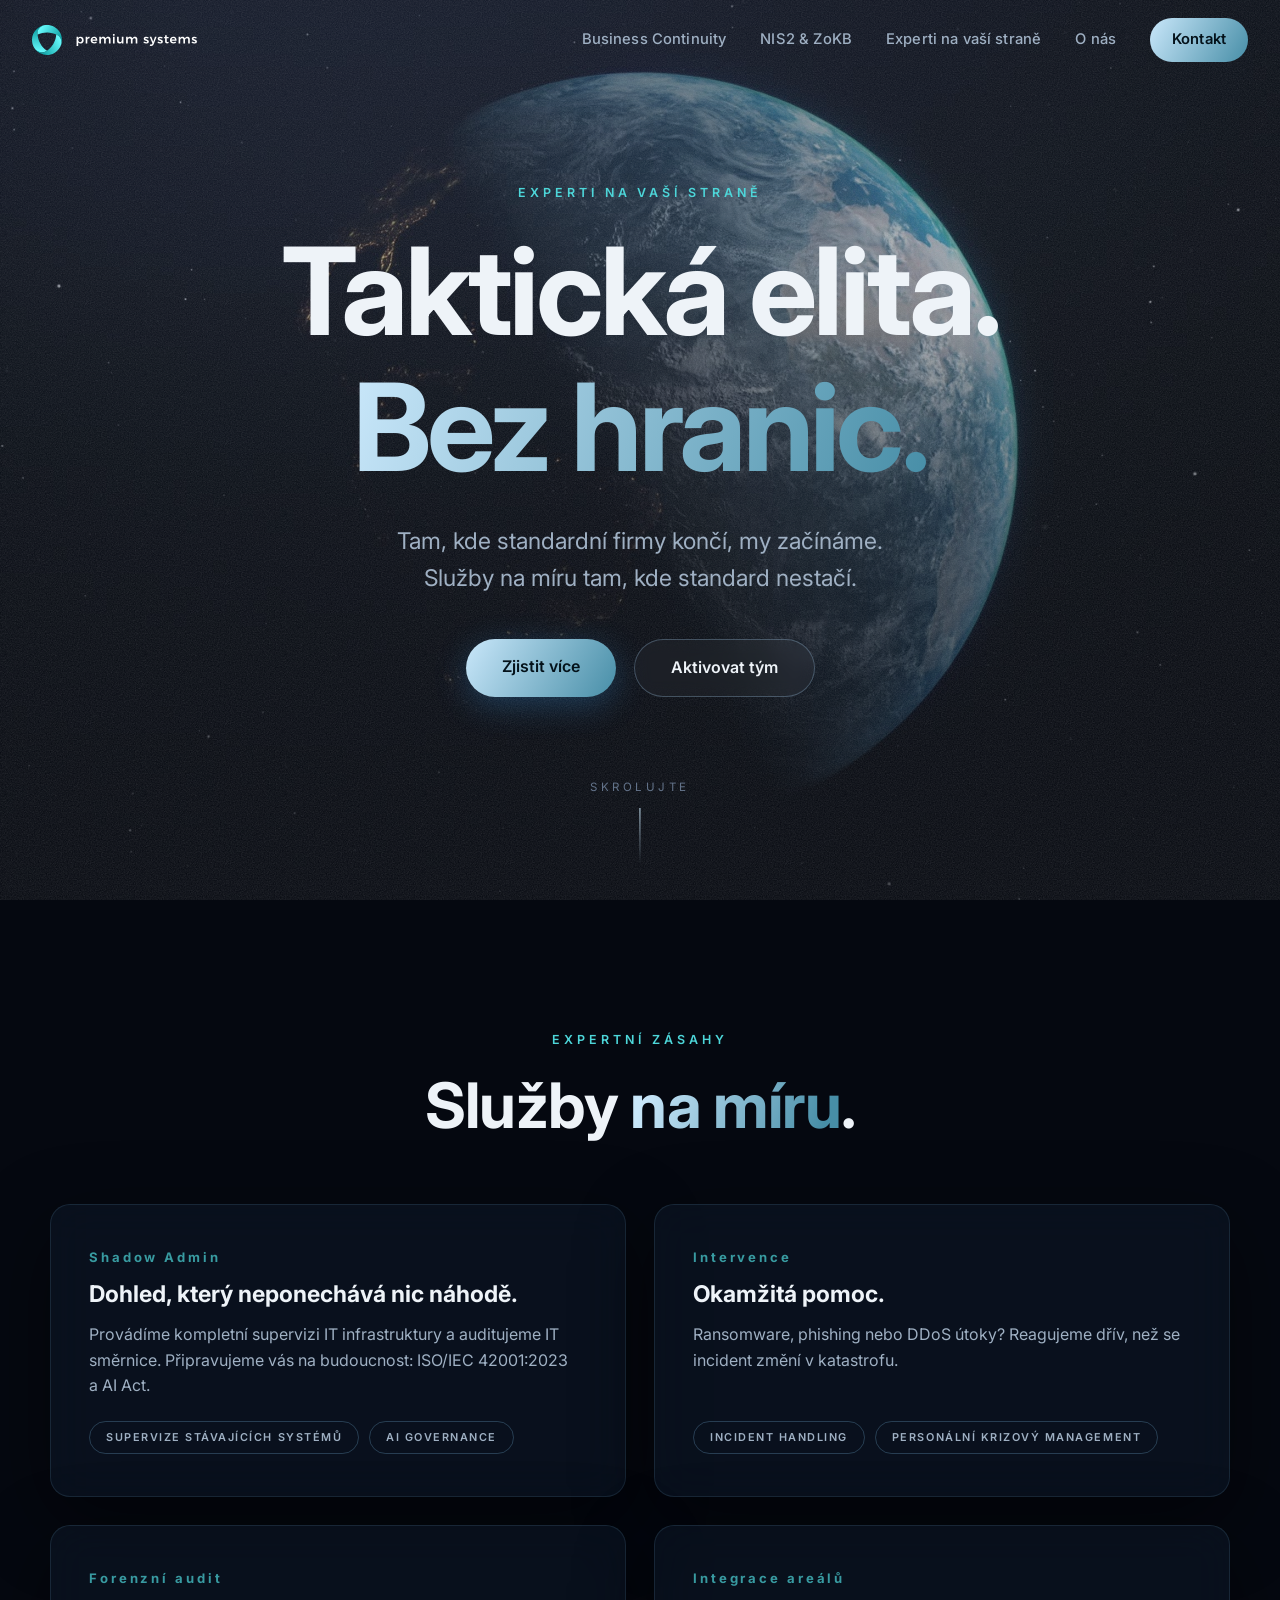
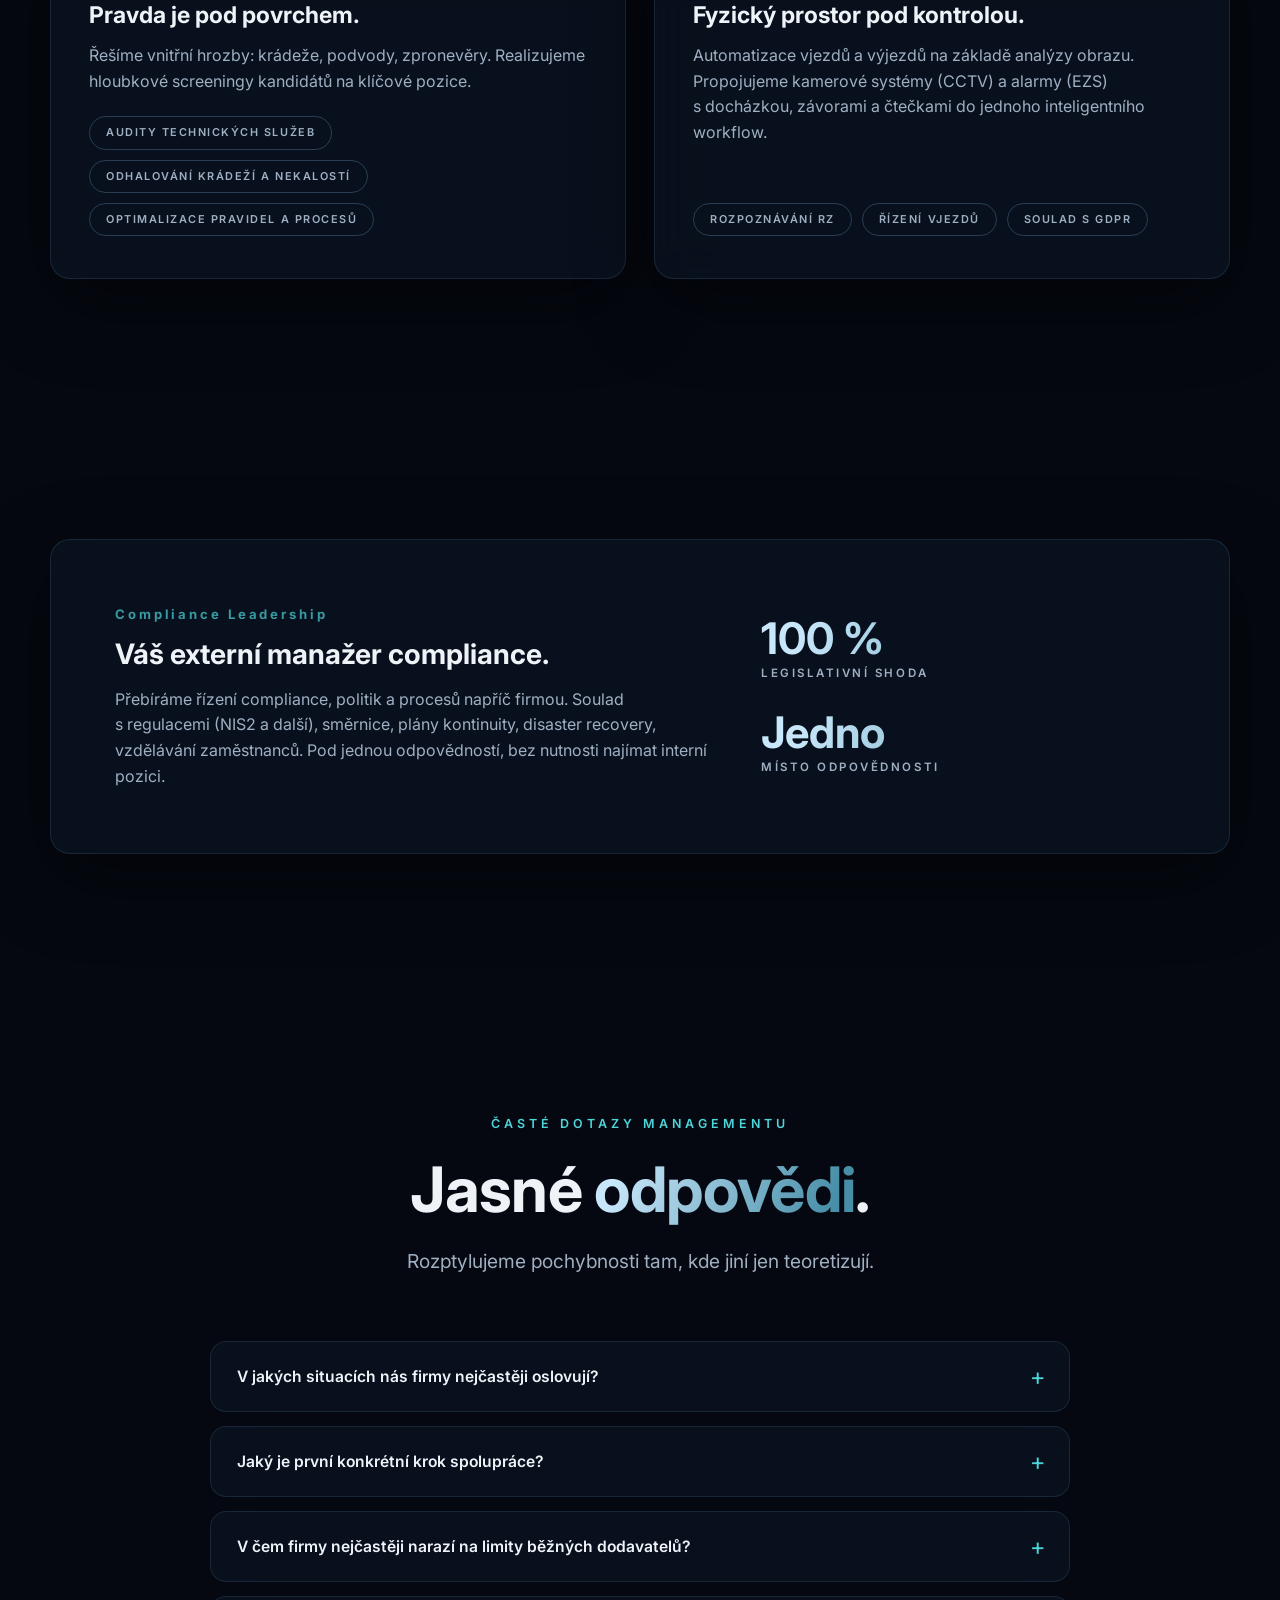
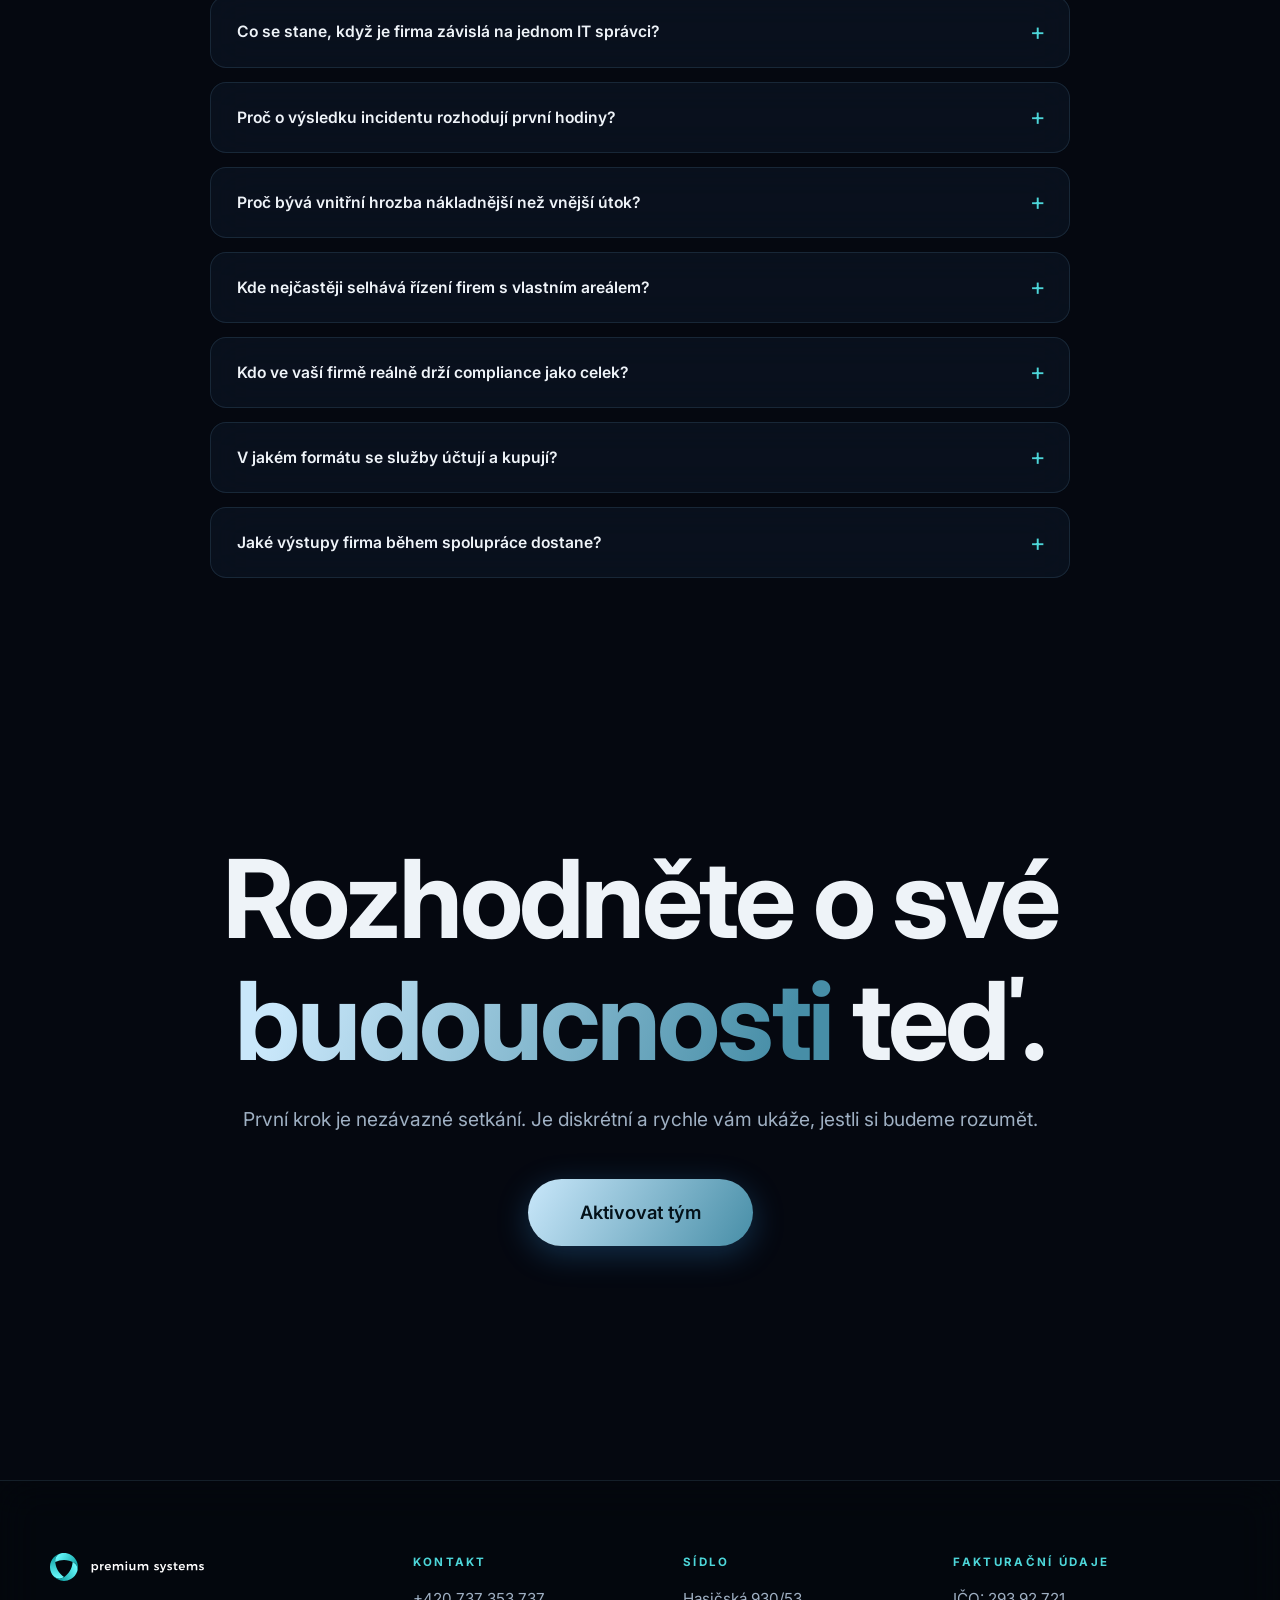
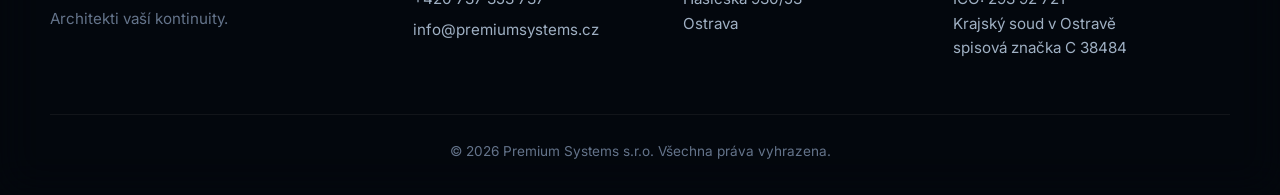
<file: experti-na-na-vasi-strane/index.html>
<!DOCTYPE html>
<html lang="cs">
<head>
<meta charset="UTF-8">
<title>Přesměrování | Premium Systems</title>
<meta name="robots" content="noindex">
<link rel="canonical" href="../experti.html">
<meta http-equiv="refresh" content="0; url=../experti.html">
<script>location.replace("../experti.html" + location.hash);</script>
</head>
<body style="background:#050810;color:#eef3f8;font-family:sans-serif">
<p>Stránka se přesunula: <a href="../experti.html" style="color:#4dd6d9">pokračovat</a>.</p>
</body>
</html>
</file>
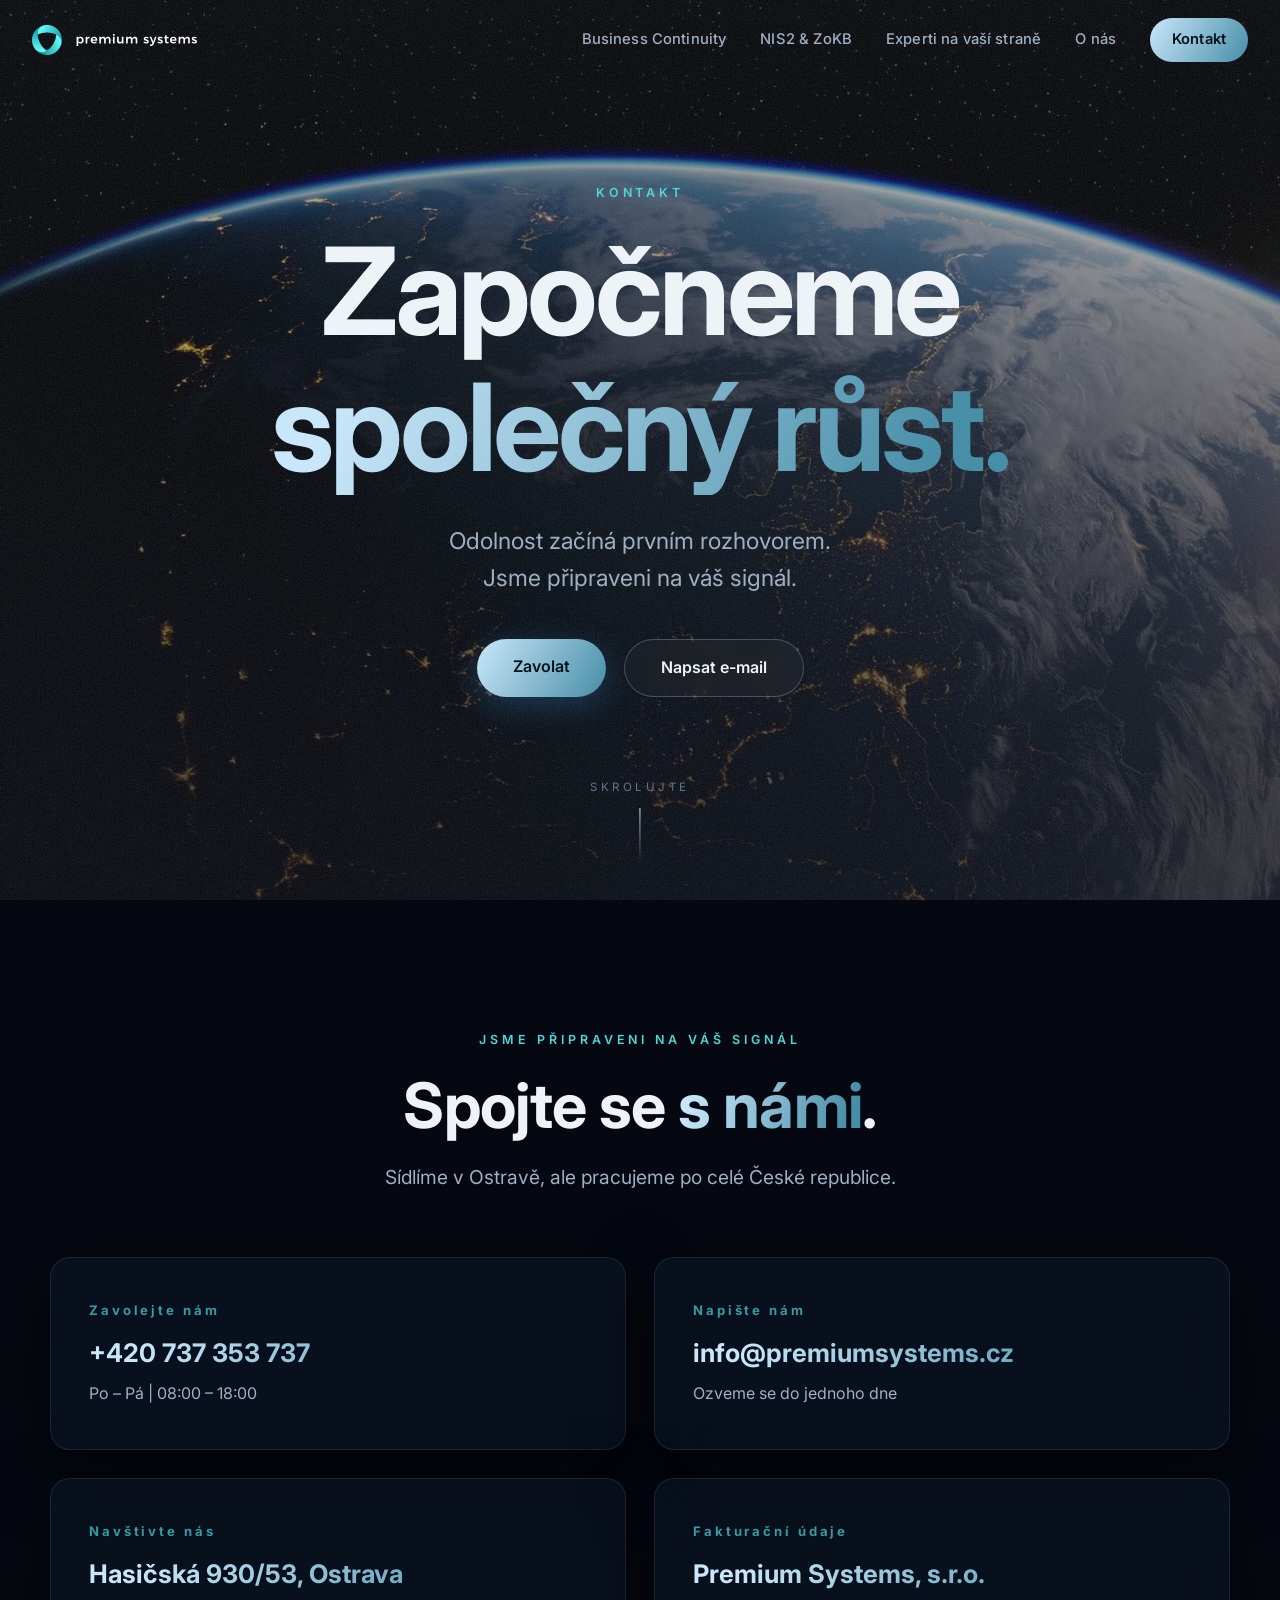
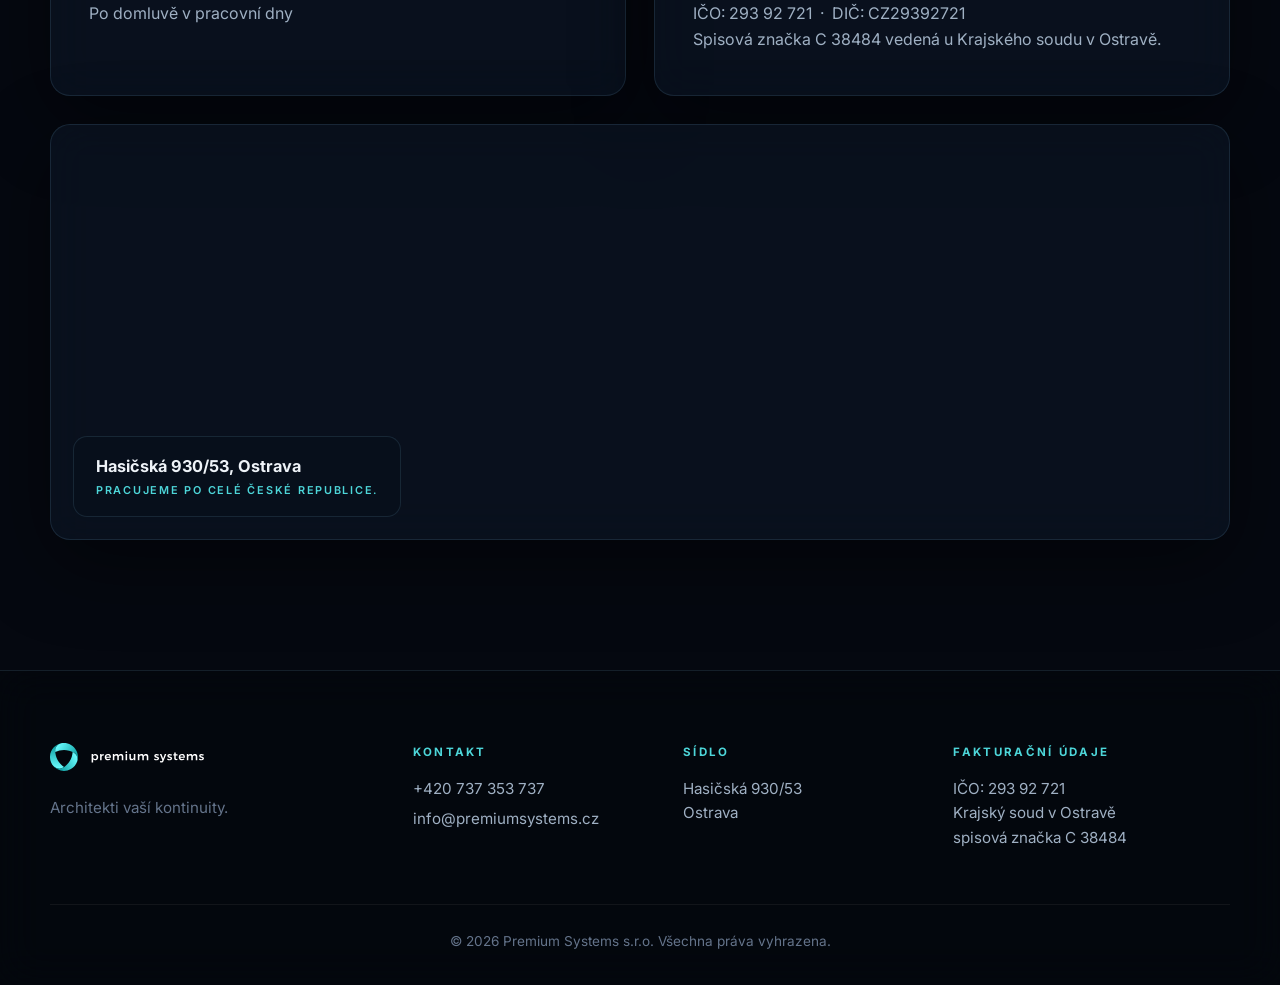
<file: kontakt/index.html>
<!DOCTYPE html>
<html lang="cs">
<head>
<meta charset="UTF-8">
<title>Přesměrování | Premium Systems</title>
<meta name="robots" content="noindex">
<link rel="canonical" href="../kontakt.html">
<meta http-equiv="refresh" content="0; url=../kontakt.html">
<script>location.replace("../kontakt.html" + location.hash);</script>
</head>
<body style="background:#050810;color:#eef3f8;font-family:sans-serif">
<p>Stránka se přesunula: <a href="../kontakt.html" style="color:#4dd6d9">pokračovat</a>.</p>
</body>
</html>
</file>
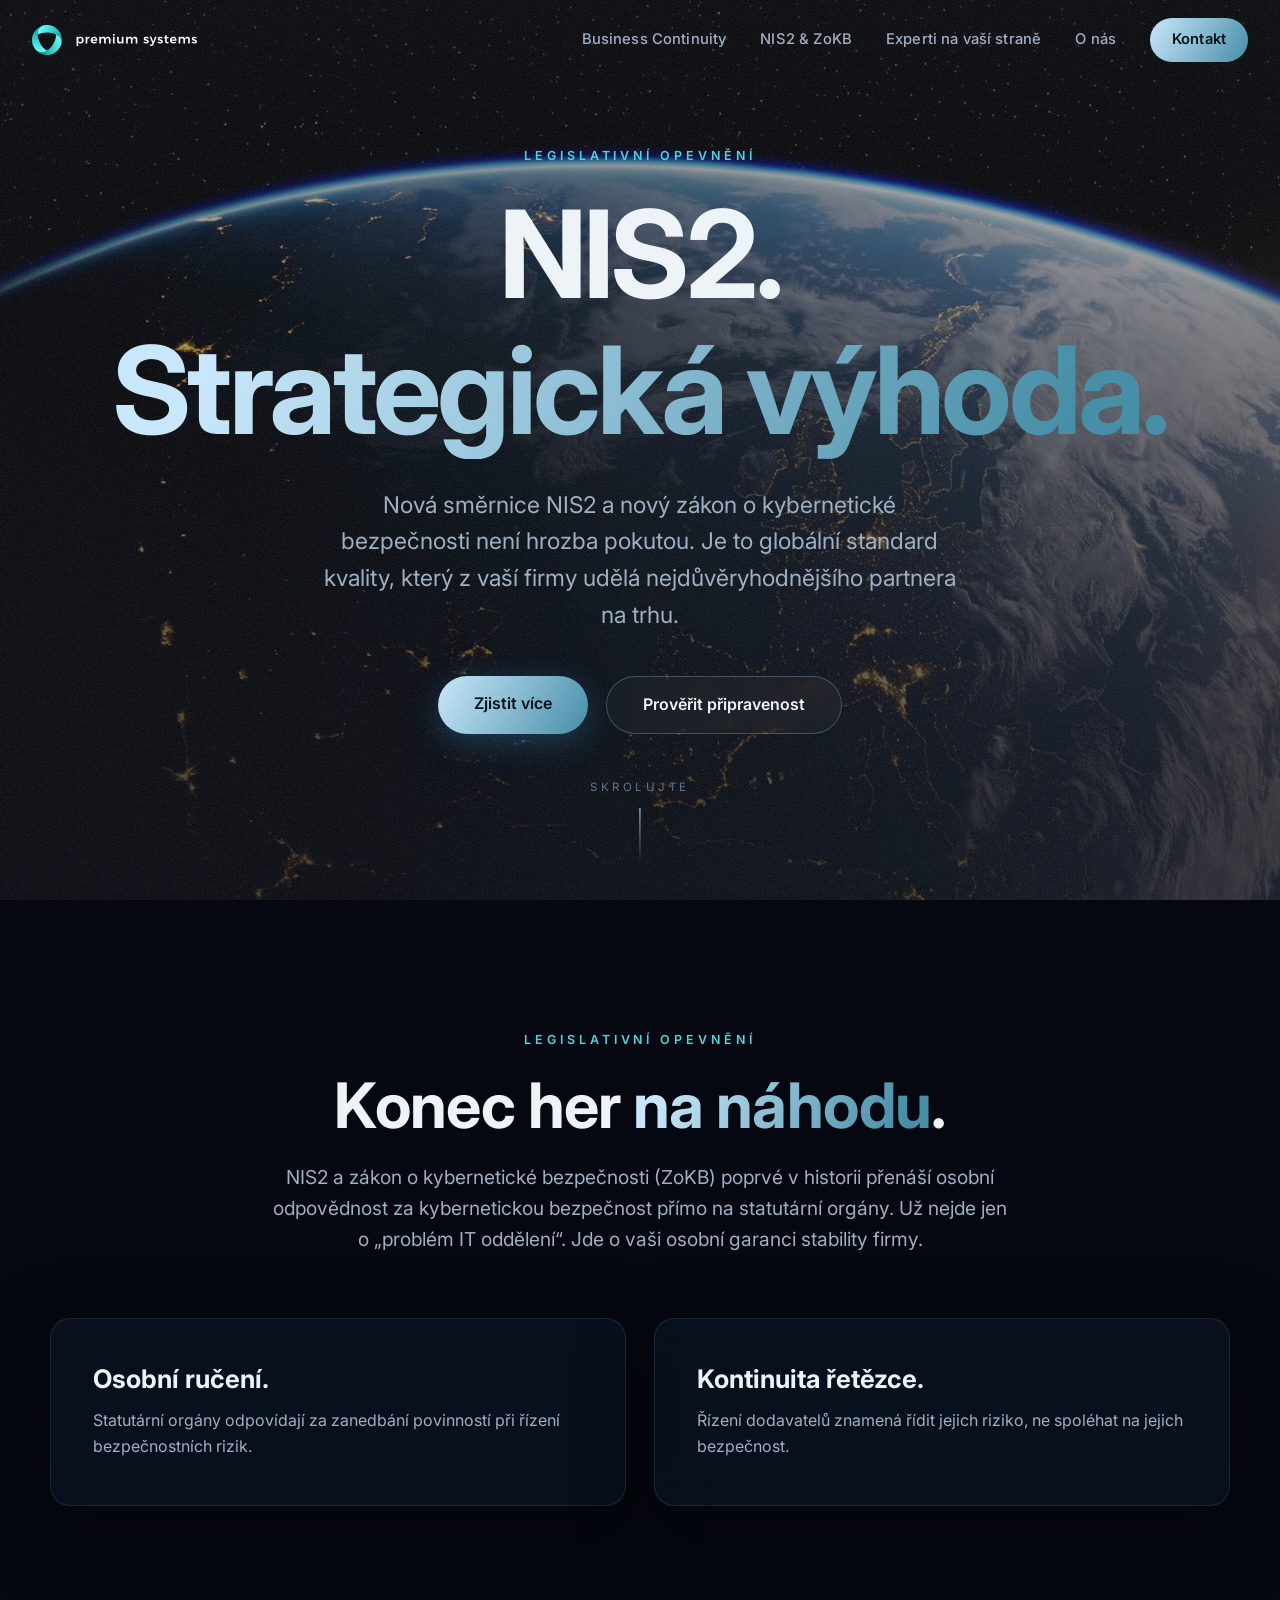
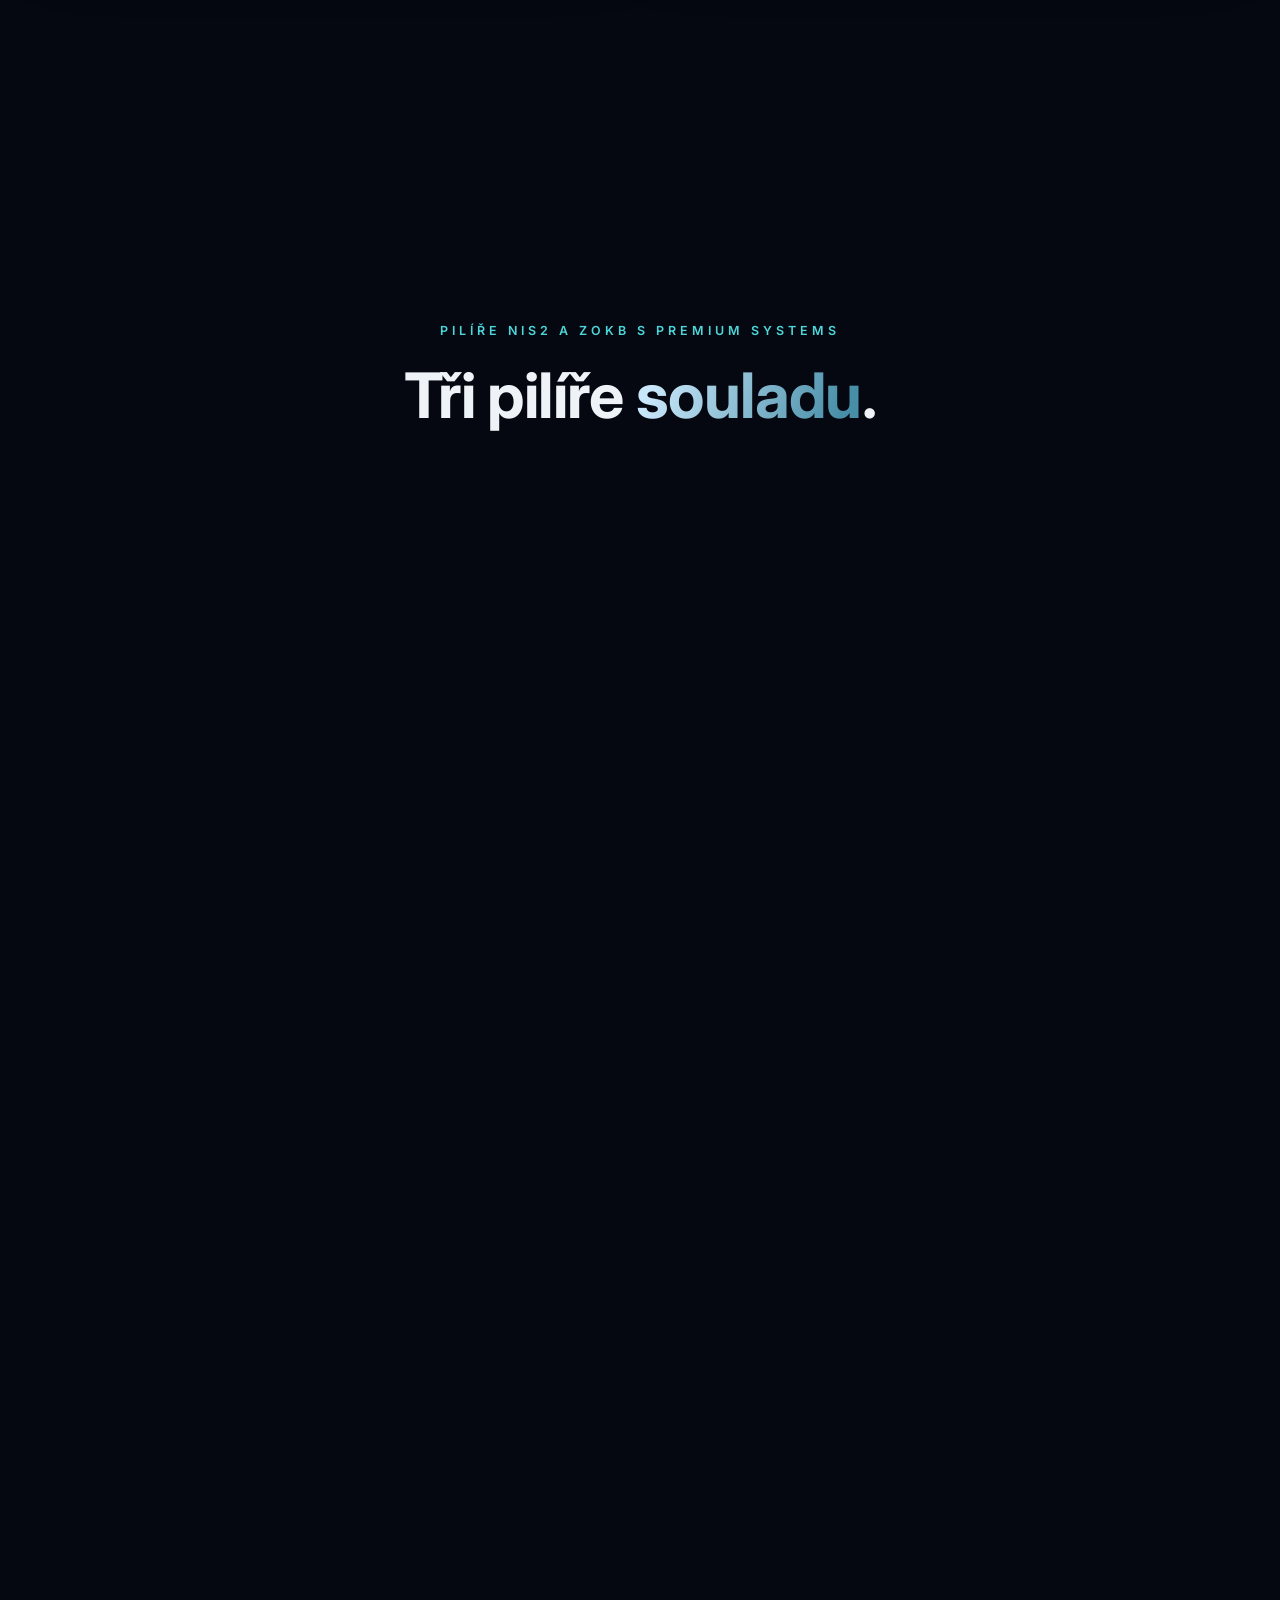
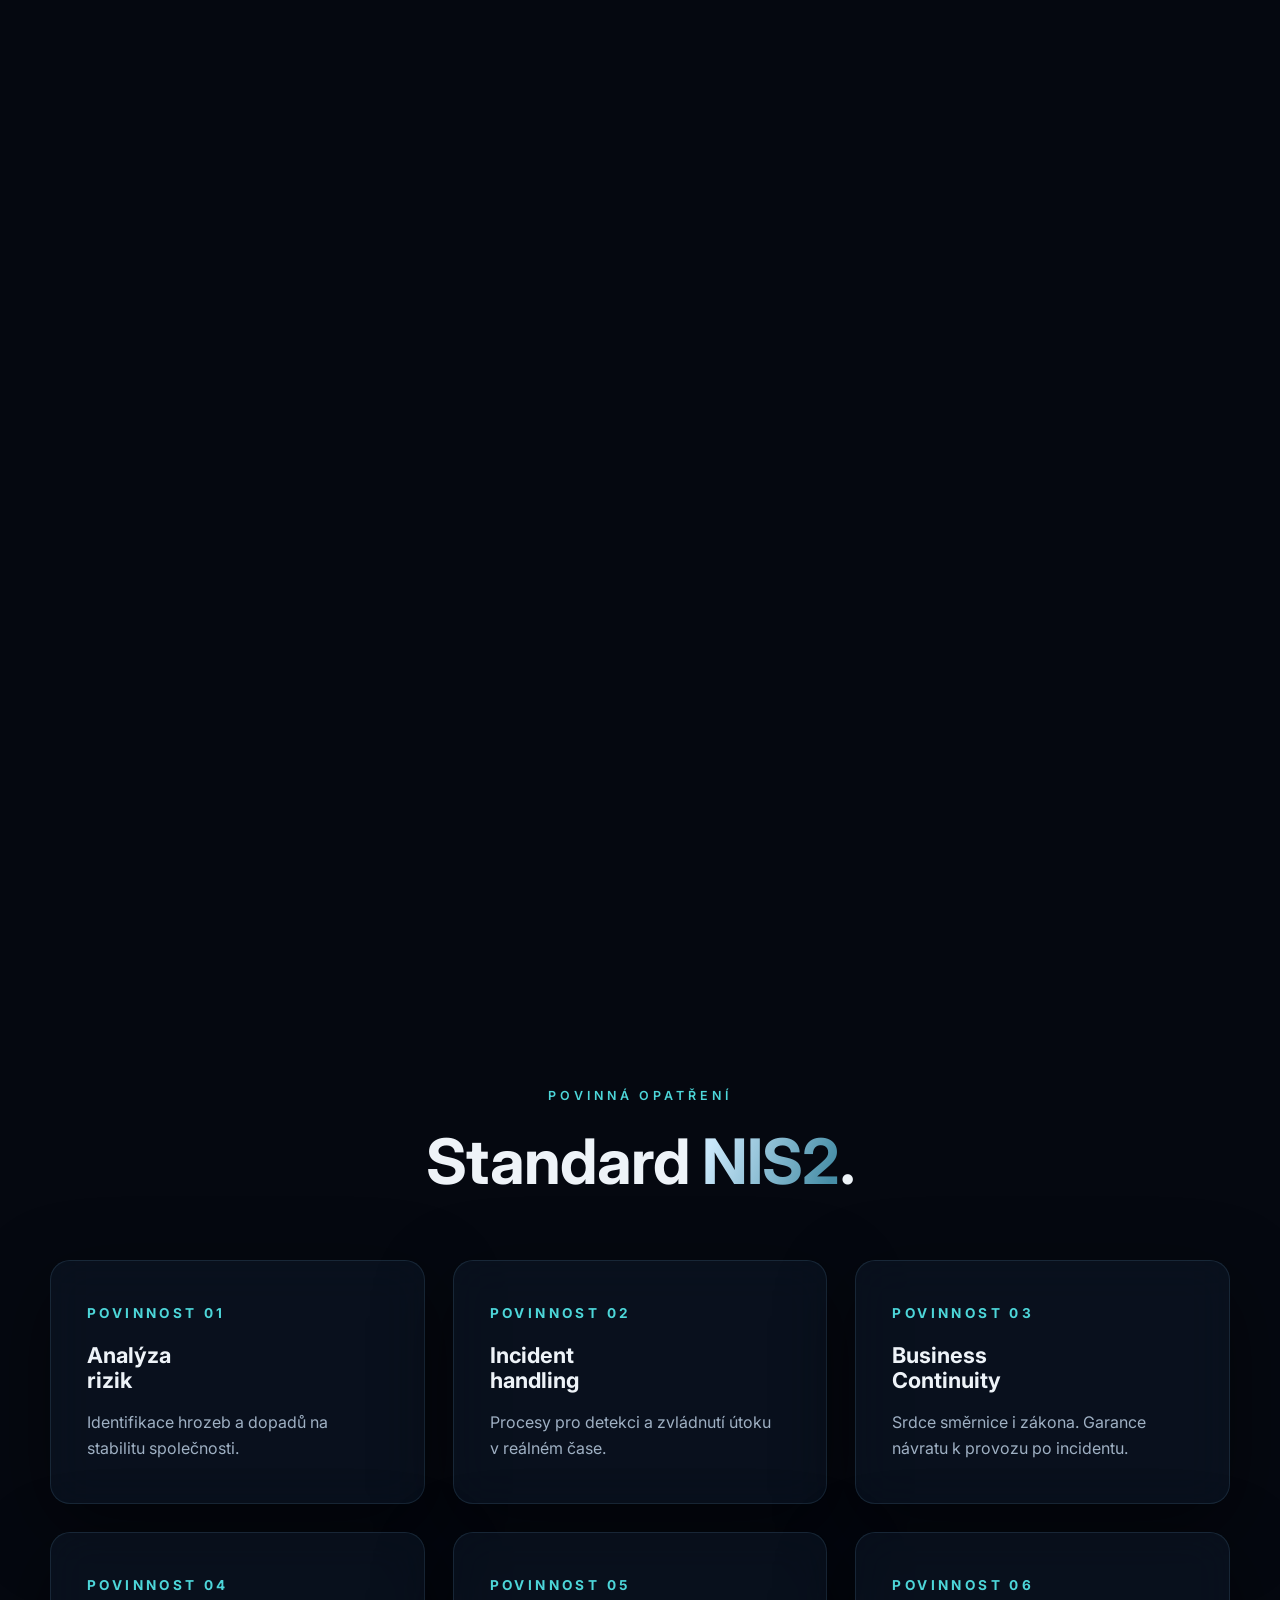
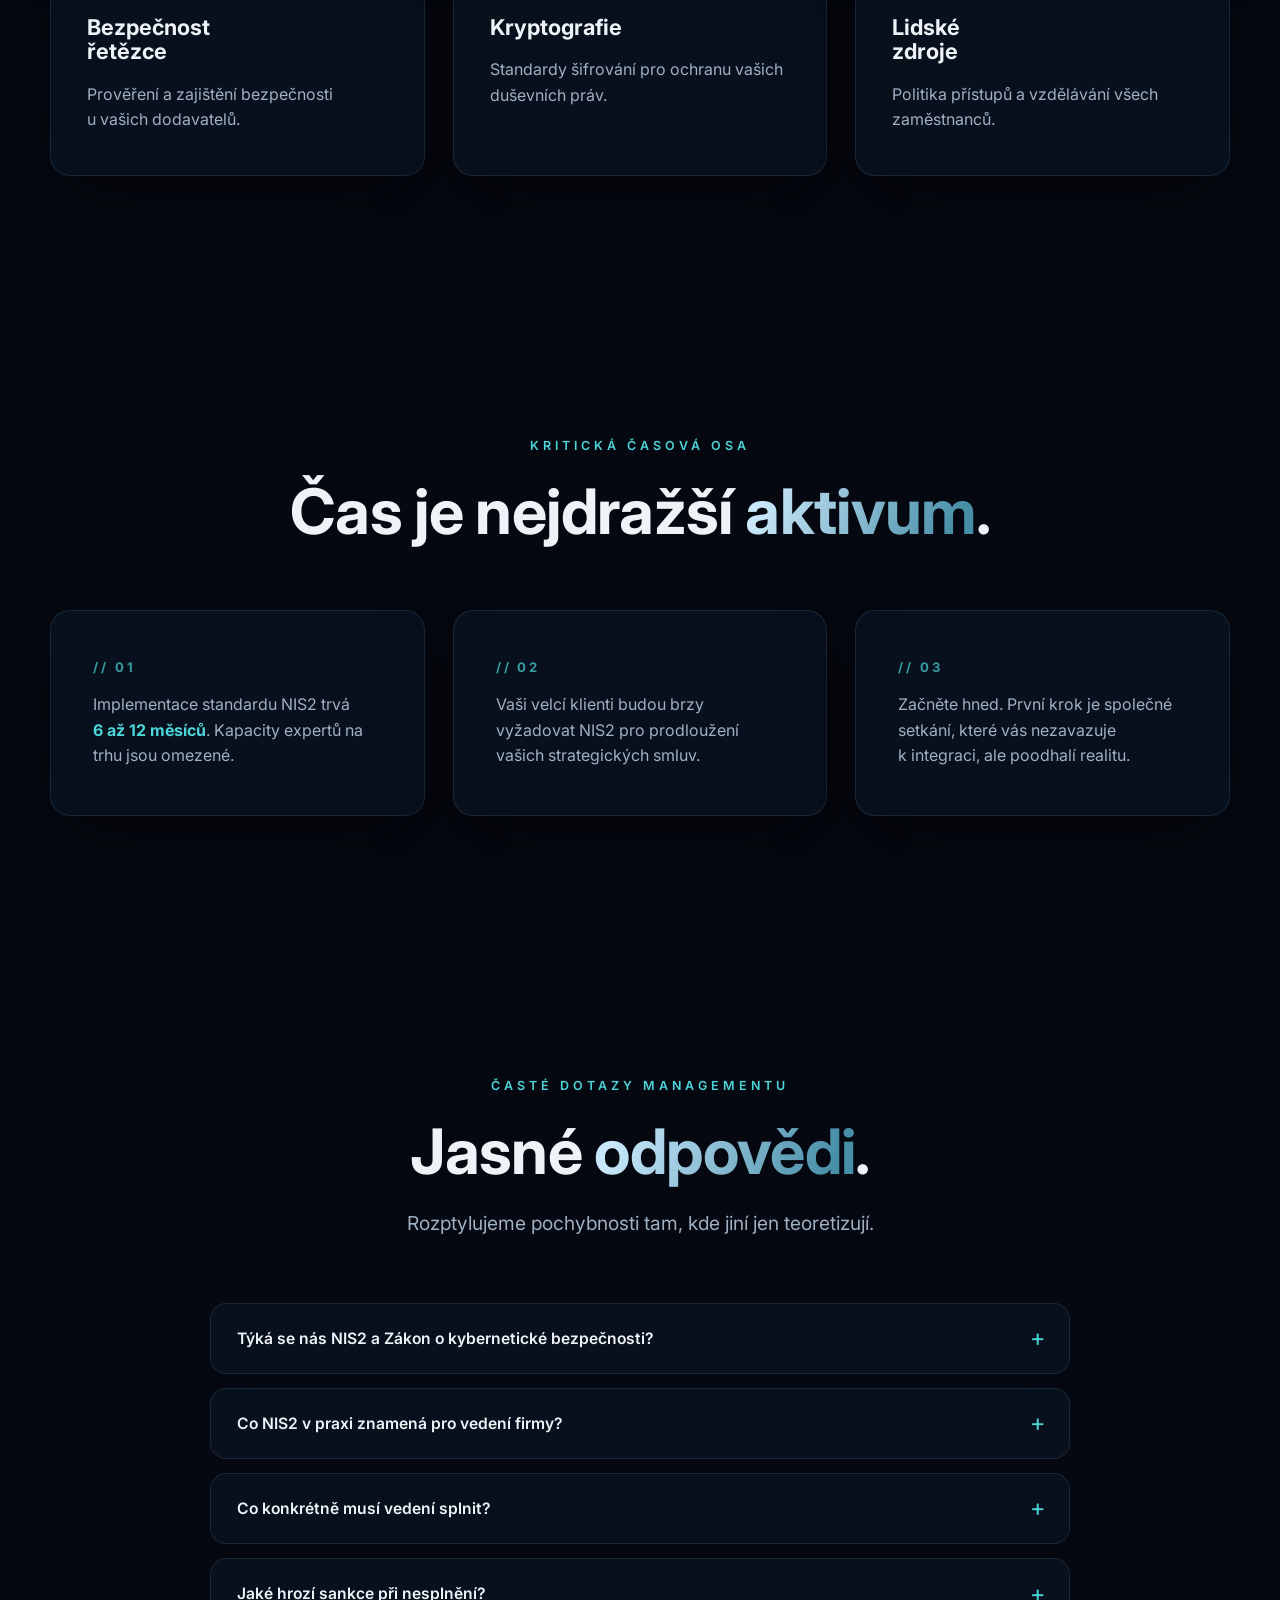
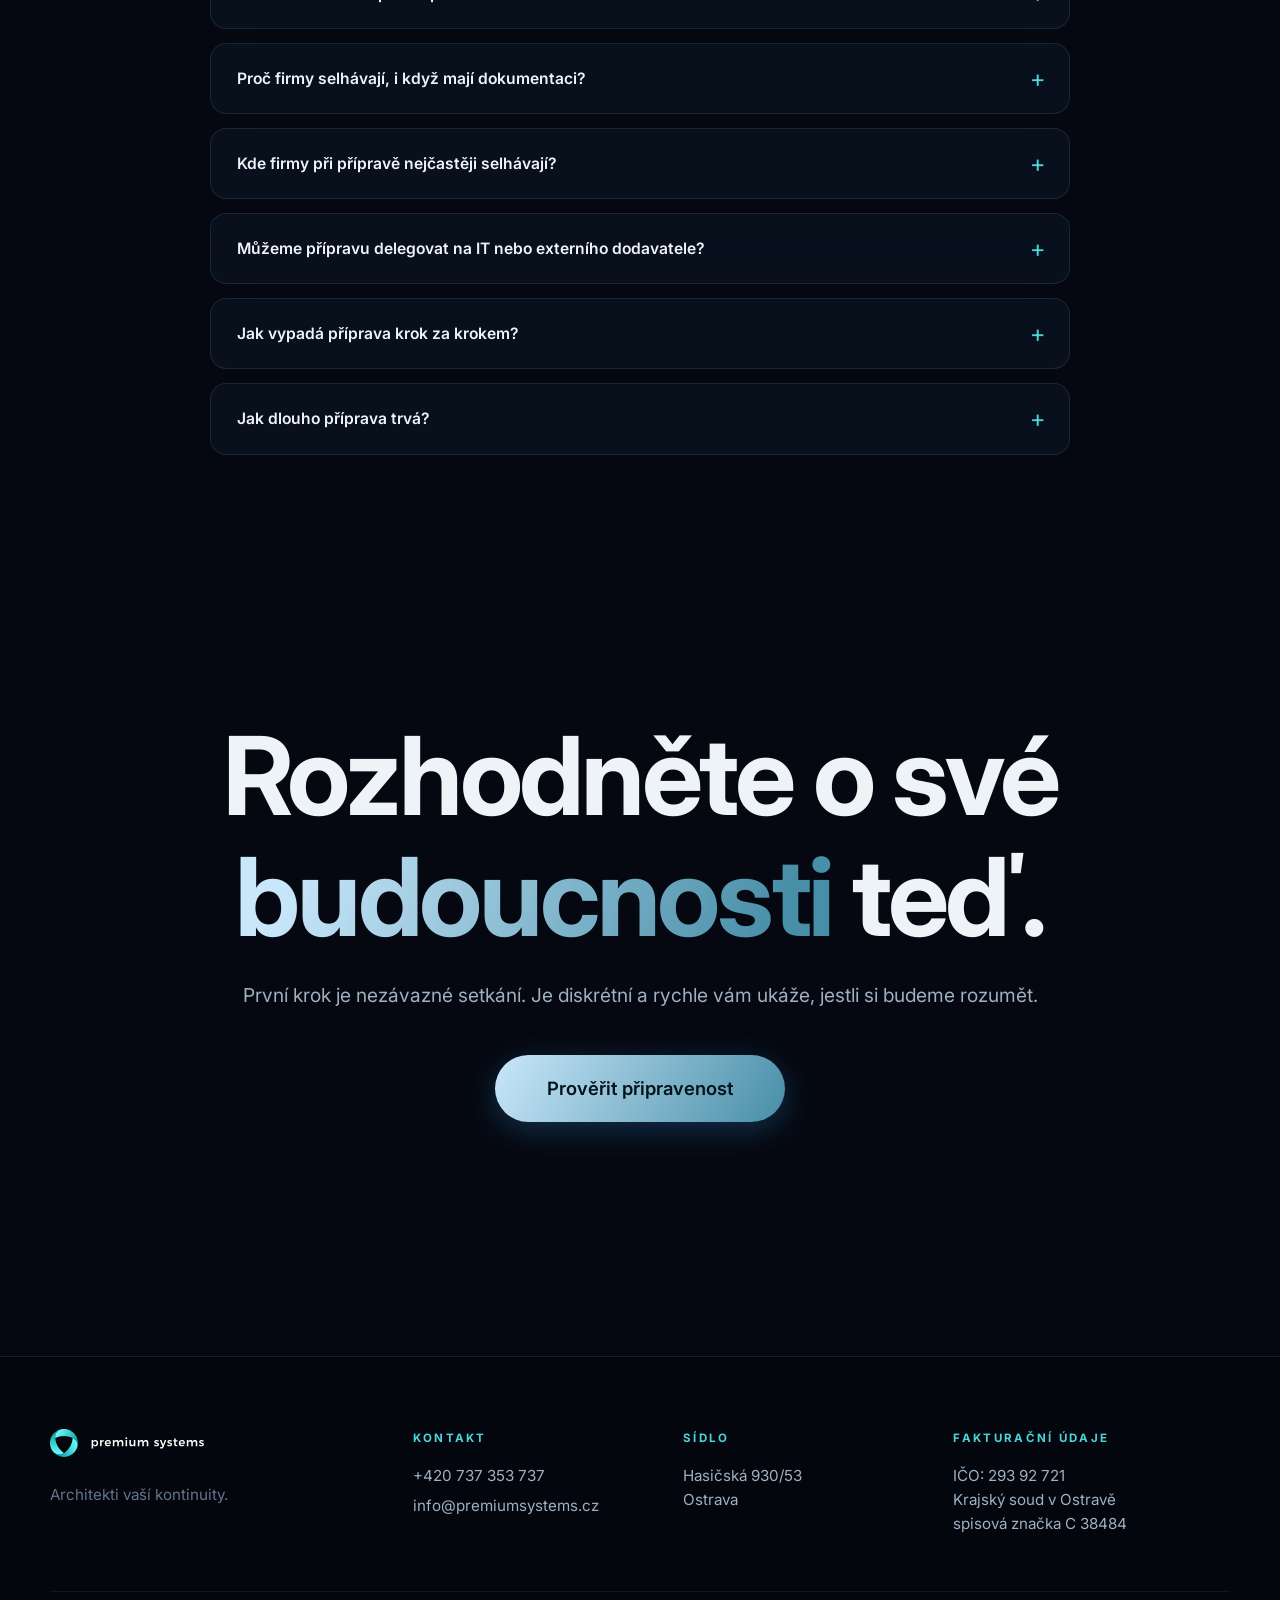
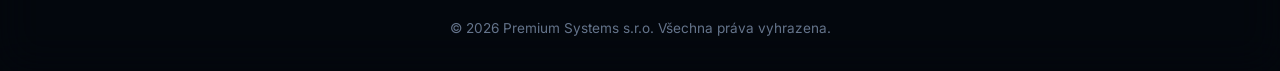
<file: nis2/index.html>
<!DOCTYPE html>
<html lang="cs">
<head>
<meta charset="UTF-8">
<title>Přesměrování | Premium Systems</title>
<meta name="robots" content="noindex">
<link rel="canonical" href="../nis2-zokb.html">
<meta http-equiv="refresh" content="0; url=../nis2-zokb.html">
<script>location.replace("../nis2-zokb.html" + location.hash);</script>
</head>
<body style="background:#050810;color:#eef3f8;font-family:sans-serif">
<p>Stránka se přesunula: <a href="../nis2-zokb.html" style="color:#4dd6d9">pokračovat</a>.</p>
</body>
</html>
</file>
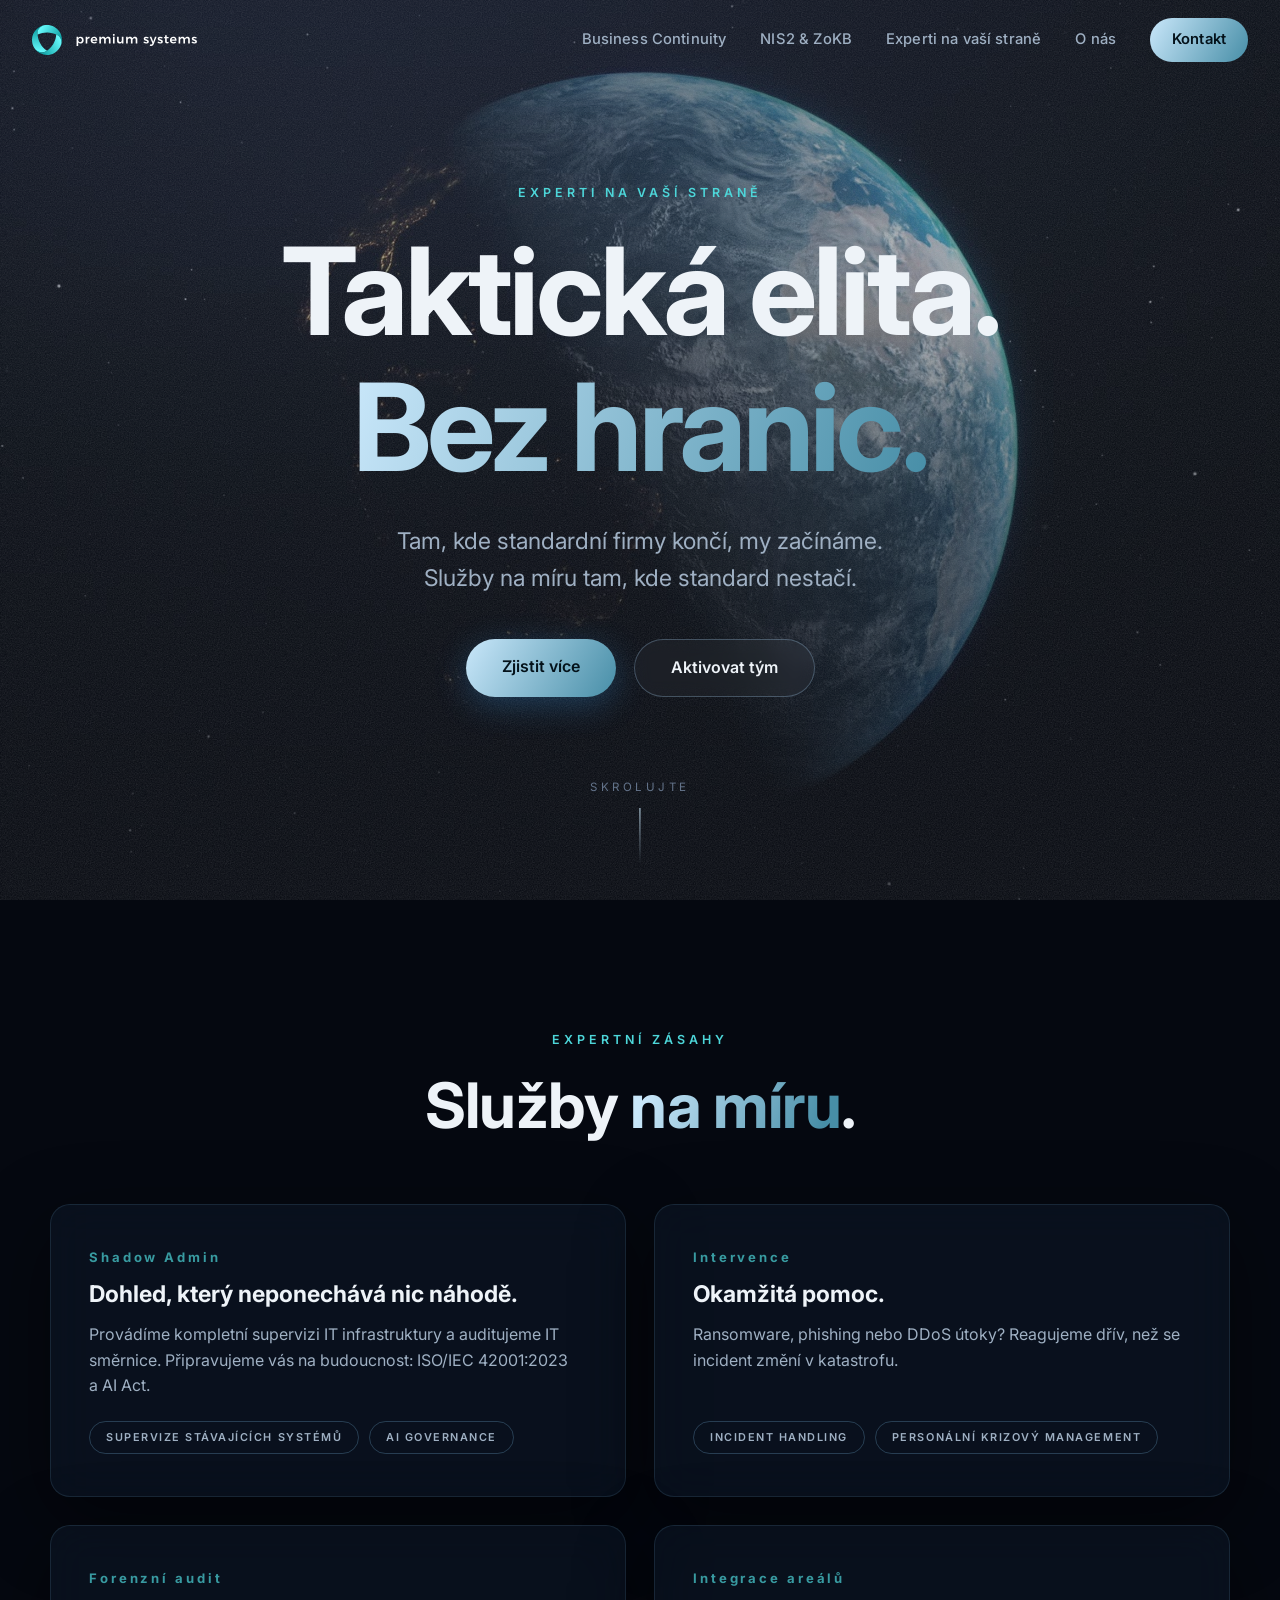
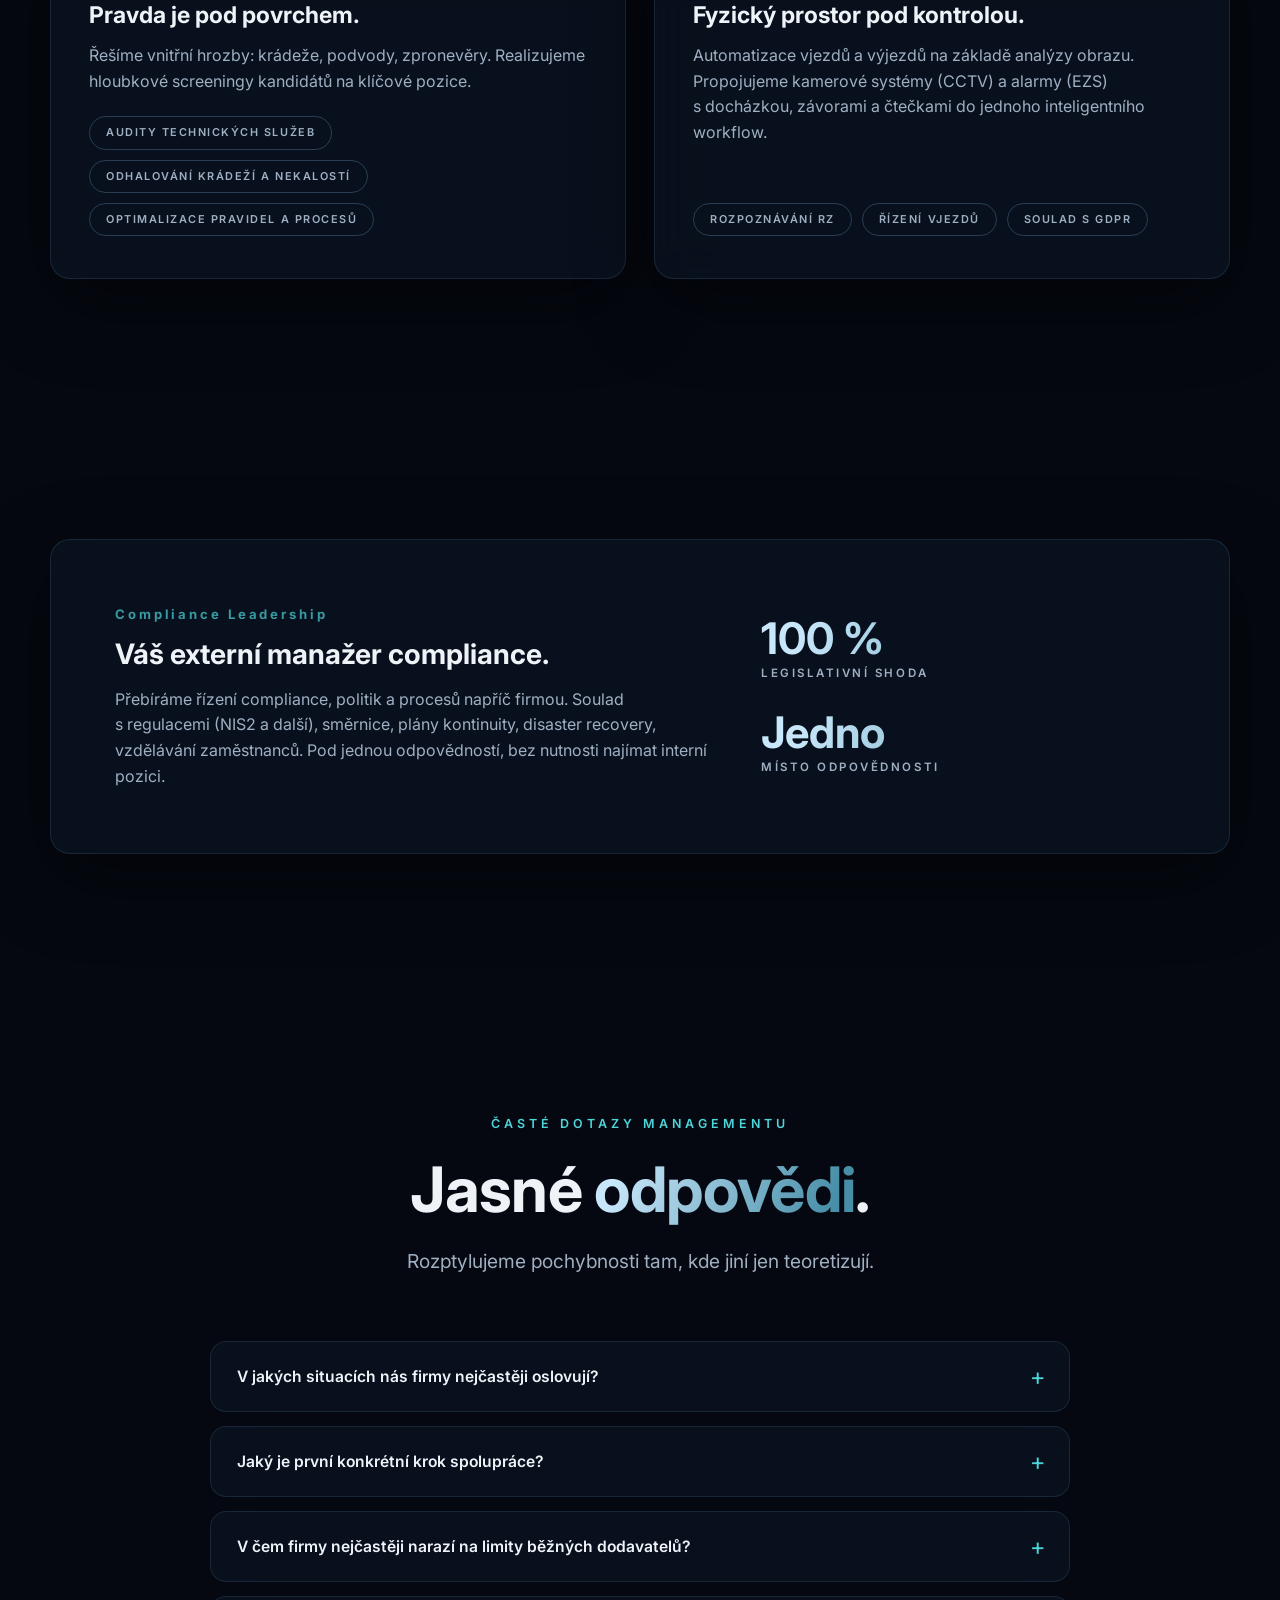
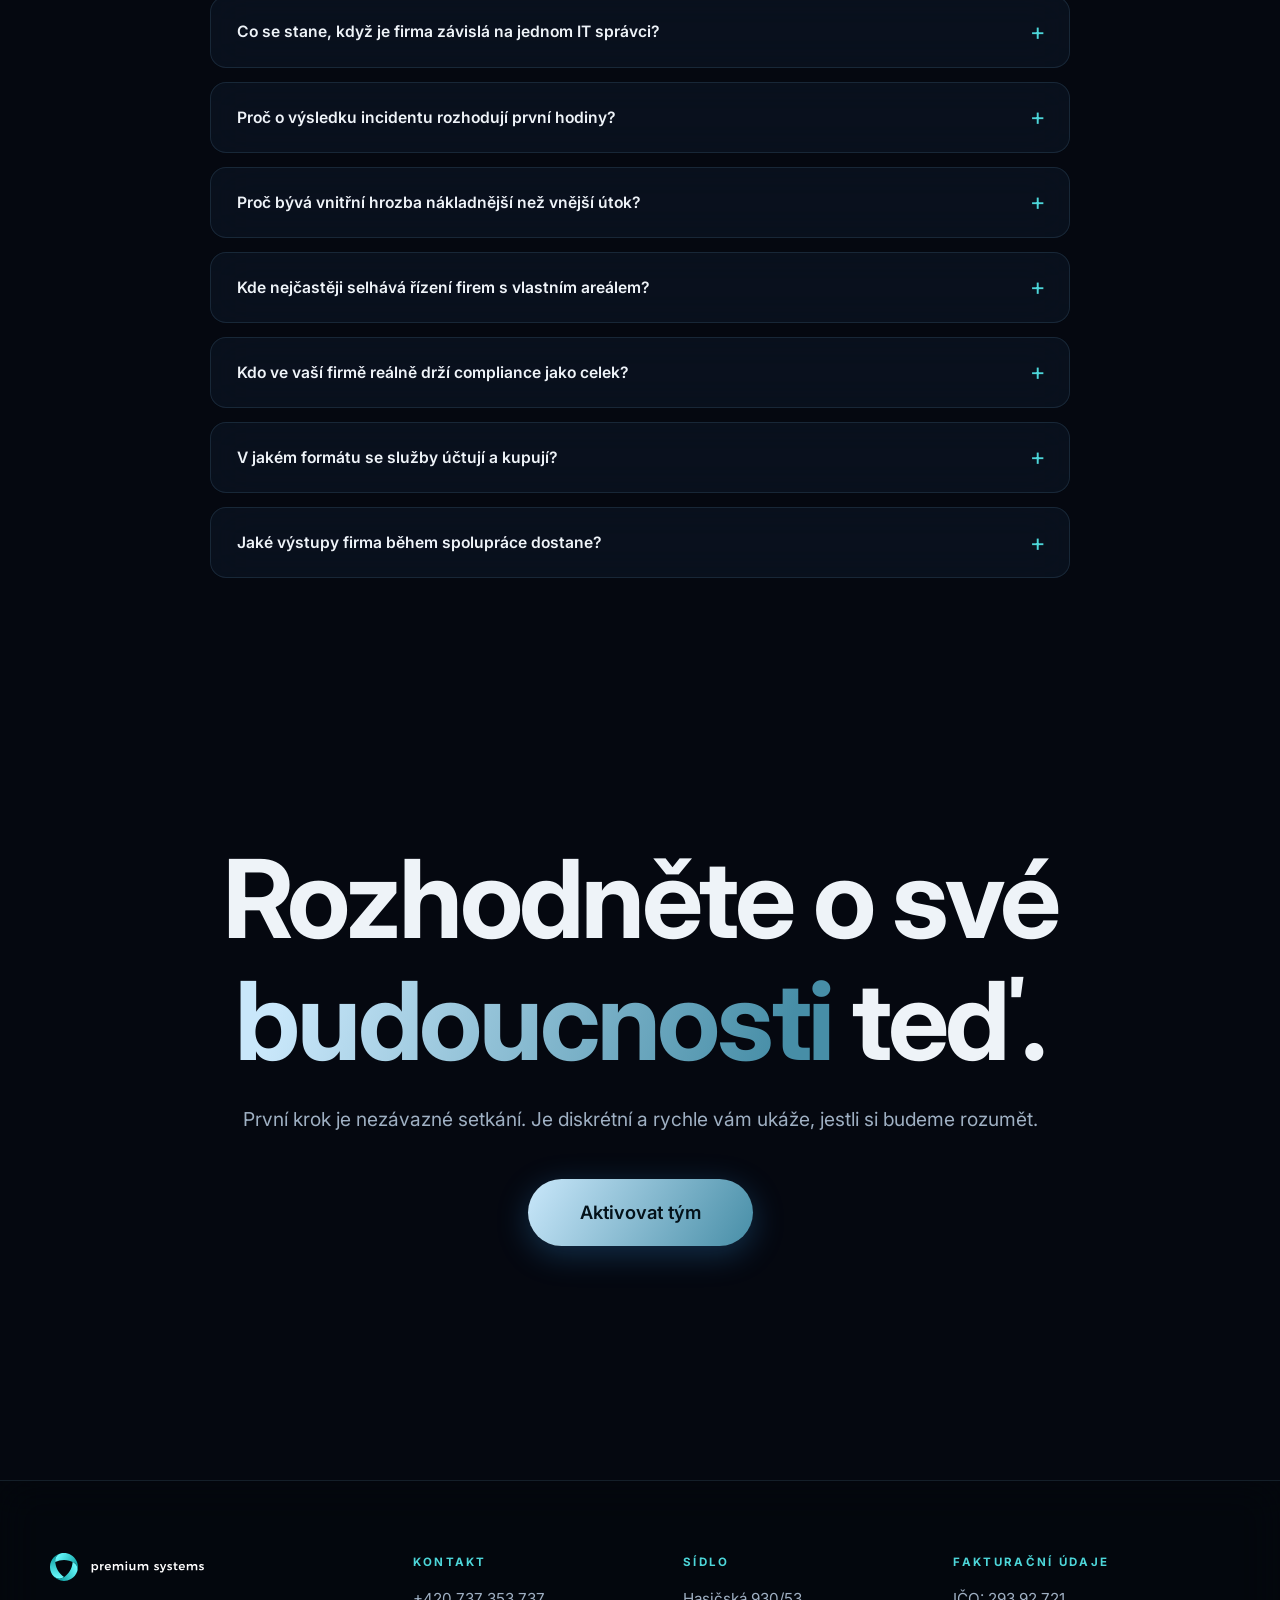
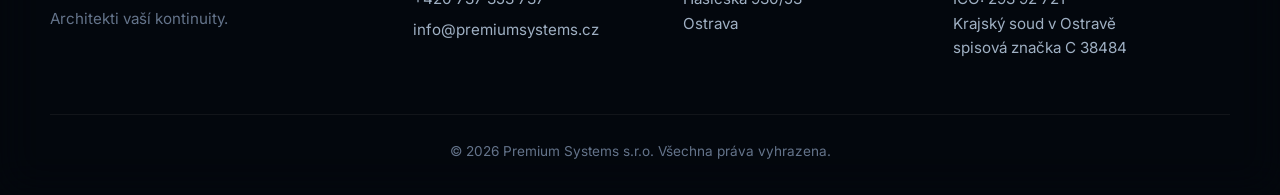
<file: experti.html>
<!DOCTYPE html>
<html lang="cs">
<head>
<meta charset="UTF-8">
<meta name="viewport" content="width=device-width, initial-scale=1.0">
<title>Experti na vaší straně | Premium Systems</title>
<meta name="description" content="Taktická elita. Bez hranic. Tam, kde standardní firmy končí, my začínáme. Služby na míru tam, kde standard nestačí.">
<link rel="preconnect" href="https://fonts.googleapis.com">
<link rel="preconnect" href="https://fonts.gstatic.com" crossorigin>
<link href="https://fonts.googleapis.com/css2?family=Inter:wght@400;500;600;700&display=swap" rel="stylesheet">
<link rel="icon" type="image/png" sizes="32x32" href="assets/img/favicon-32.png">
<link rel="icon" type="image/png" sizes="256x256" href="assets/img/favicon-256.png">
<link rel="apple-touch-icon" href="assets/img/apple-touch-icon.png">
<link rel="canonical" href="https://jtomoszek.github.io/premium-systems-nahled/experti.html">
<meta name="robots" content="index, follow">
<meta name="theme-color" content="#050810">
<meta property="og:site_name" content="Premium Systems">
<meta property="og:type" content="article">
<meta property="og:locale" content="cs_CZ">
<meta property="og:title" content="Experti na vaší straně | Premium Systems">
<meta property="og:description" content="Taktická elita. Bez hranic. Tam, kde standardní firmy končí, my začínáme. Služby na míru tam, kde standard nestačí.">
<meta property="og:url" content="https://jtomoszek.github.io/premium-systems-nahled/experti.html">
<meta property="og:image" content="https://jtomoszek.github.io/premium-systems-nahled/assets/img/og-image.jpg">
<meta property="og:image:width" content="1200">
<meta property="og:image:height" content="630">
<meta name="twitter:card" content="summary_large_image">
<meta name="twitter:title" content="Experti na vaší straně | Premium Systems">
<meta name="twitter:description" content="Taktická elita. Bez hranic. Tam, kde standardní firmy končí, my začínáme. Služby na míru tam, kde standard nestačí.">
<meta name="twitter:image" content="https://jtomoszek.github.io/premium-systems-nahled/assets/img/og-image.jpg">
<link rel="stylesheet" href="css/style.css?v=8">
<script type="application/ld+json">{"@context": "https://schema.org", "@graph": [{"@type": "ProfessionalService", "@id": "https://jtomoszek.github.io/premium-systems-nahled/#organization", "name": "Premium Systems, s.r.o.", "url": "https://jtomoszek.github.io/premium-systems-nahled/", "logo": "https://jtomoszek.github.io/premium-systems-nahled/assets/img/favicon-256.png", "image": "https://jtomoszek.github.io/premium-systems-nahled/assets/img/og-image.jpg", "telephone": "+420 737 353 737", "email": "info@premiumsystems.cz", "vatID": "CZ29392721", "identifier": "IČO 29392721", "description": "Business Continuity, soulad s NIS2 a ZoKB a expertní bezpečnostní služby pro management. Architekti kontinuity vašeho podnikání.", "address": {"@type": "PostalAddress", "streetAddress": "Hasičská 930/53", "addressLocality": "Ostrava", "addressCountry": "CZ"}, "areaServed": {"@type": "Country", "name": "Česká republika"}, "openingHoursSpecification": {"@type": "OpeningHoursSpecification", "dayOfWeek": ["Monday", "Tuesday", "Wednesday", "Thursday", "Friday"], "opens": "08:00", "closes": "18:00"}, "knowsAbout": ["Business Continuity", "NIS2", "Zákon o kybernetické bezpečnosti", "kybernetická bezpečnost", "krizový management", "forenzní audit", "compliance"]}, {"@type": "WebPage", "@id": "https://jtomoszek.github.io/premium-systems-nahled/experti.html", "url": "https://jtomoszek.github.io/premium-systems-nahled/experti.html", "name": "Experti na vaší straně | Premium Systems", "description": "Taktická elita. Bez hranic. Tam, kde standardní firmy končí, my začínáme. Služby na míru tam, kde standard nestačí.", "inLanguage": "cs", "isPartOf": {"@id": "https://jtomoszek.github.io/premium-systems-nahled/#website"}, "about": {"@id": "https://jtomoszek.github.io/premium-systems-nahled/#organization"}}, {"@type": "FAQPage", "@id": "https://jtomoszek.github.io/premium-systems-nahled/experti.html#faq", "mainEntity": [{"@type": "Question", "name": "V jakých situacích nás firmy nejčastěji oslovují?", "acceptedAnswer": {"@type": "Answer", "text": "Vedení si uvědomí, že chod firmy závisí na jediném IT správci a nemá kdo ho zastoupit. Blíží se audit, regulátor nebo NIS2. Stalo se něco: ransomware, podezření na zpronevěru, únik dat, odchod klíčové osoby. Firma roste, plánuje akvizici nebo nový areál. Pokud poznáváte aspoň jednu z těchto situací, dává smysl se ozvat."}}, {"@type": "Question", "name": "Jaký je první konkrétní krok spolupráce?", "acceptedAnswer": {"@type": "Answer", "text": "Úvodní rozhovor s vedením. Bez technického dotazníku, bez powerpointu. Cílem je společně pojmenovat, kde firma stojí a co ji nejvíc tlačí. Pokud má spolupráce smysl, navrhneme konkrétní program. Pokud nemá, řekneme to. Vedení odchází z rozhovoru s přehledem situace, ne s nabídkou služeb."}}, {"@type": "Question", "name": "V čem firmy nejčastěji narazí na limity běžných dodavatelů?", "acceptedAnswer": {"@type": "Answer", "text": "Dodavatelé řeší svou část. Nikdo neřeší celek. Technologie, procesy a rozhodování zůstávají oddělené. Problém vzniká mezi nimi. Právě tam vznikají situace, které už standardní dodavatel neumí pokrýt. Tam pracujeme my."}}, {"@type": "Question", "name": "Co se stane, když je firma závislá na jednom IT správci?", "acceptedAnswer": {"@type": "Answer", "text": "Ztrácí kontrolu nad vlastním provozem. Nejde o to, že odejde. Stačí, že není dostupný ve chvíli, kdy je potřeba rozhodnout. Shadow Admin nevytváří paralelní IT. Odstraňuje tuto závislost. Tým vzájemně zastupitelných správců na naší straně průběžně sdílí znalosti o vaší infrastruktuře a je připraven operativně převzít správu. Součástí je i příprava na ISO/IEC 42001 a AI Act."}}, {"@type": "Question", "name": "Proč o výsledku incidentu rozhodují první hodiny?", "acceptedAnswer": {"@type": "Answer", "text": "V prvních hodinách firma neztrácí data. Ztrácí přehled. Rozhodnutí se odkládají, protože chybí informace, ne protože chybí čas. Intervence je okamžitá pomoc na straně vedení, ne jen technická reakce. Řešíme dvě roviny krize: technickou (ransomware, phishing, DDoS, ztráta dat) a personální (odchod klíčové osoby v IT, podezření z neoprávněného přístupu). Cílem je, aby firma obstála nejen v incidentu, ale i v jeho dohře vůči zákazníkům, regulátorovi a pojišťovně."}}, {"@type": "Question", "name": "Proč bývá vnitřní hrozba nákladnější než vnější útok?", "acceptedAnswer": {"@type": "Answer", "text": "Vnější útok firma většinou pozná. Vnitřní zpronevěra se hromadí měsíce, někdy roky. Ve chvíli, kdy se na ni přijde, je škoda hotová a často nedohledatelná. Forenzní audit šetří krádeže, podvody a zpronevěry uvnitř firmy. Provádíme hloubkové screeningy kandidátů na klíčové pozice ještě dřív, než dostanou přístupy. A audity technických služeb, tedy ověření, jestli dodavatel skutečně dodává to, za co fakturuje."}}, {"@type": "Question", "name": "Kde nejčastěji selhává řízení firem s vlastním areálem?", "acceptedAnswer": {"@type": "Answer", "text": "V dělbě mezi dodavatele. Kamery od jednoho, závory od druhého, docházka od třetího. Žádný společný pohled. Žádná jednotná data. Při incidentu se ztrácí čas hledáním, kdo má co. Integrace areálů znamená propojení stávajících systémů (kamery, EZS, závory, čtečky, terminály, docházka) do jednoho funkčního celku. K tomu automatizace vjezdů a parkování na základě analýzy obrazu."}}, {"@type": "Question", "name": "Kdo ve vaší firmě reálně drží compliance jako celek?", "acceptedAnswer": {"@type": "Answer", "text": "V mnoha firmách nikdo. Agenda visí rozdělená mezi IT, právní oddělení, HR a vedení. Každý řeší svou část, nikdo nedrží celkový obraz. Compliance Leadership je externí manažer compliance jako role, ne jako jednorázová konzultace. Přebíráme řízení compliance, politik a procesů napříč firmou. Soulad s regulacemi (NIS2 a další), směrnice, plány kontinuity, disaster recovery, vzdělávání. Pod jednou odpovědností, bez nutnosti najímat interní pozici."}}, {"@type": "Question", "name": "V jakém formátu se služby účtují a kupují?", "acceptedAnswer": {"@type": "Answer", "text": "Tři režimy podle povahy práce. Měsíční paušál pro průběžné služby (Shadow Admin, Compliance Leadership). Jednorázový projekt s pevným rozpočtem (Forenzní audit, Integrace areálů). Krizová podpora ad hoc při Intervenci. Spolupráce v paušálním režimu je ze strany klienta vypověditelná kdykoliv, bez sankcí. Konkrétní rozpočet vychází z úvodního posouzení."}}, {"@type": "Question", "name": "Jaké výstupy firma během spolupráce dostane?", "acceptedAnswer": {"@type": "Answer", "text": "Vše ve formě, kterou lze předložit auditorovi i statutárnímu orgánu, ne jen IT oddělení. U Shadow Admin: technická dokumentace infrastruktury, IT směrnice, předávací protokoly. U Compliance Leadership: politiky, registr rizik, plány kontinuity, kontrolní stopa pro audit. U Forenzního auditu: zpráva o zjištěních a doporučeních. U Integrace areálů: dokumentace propojení a workflow. Při ukončení spolupráce zůstávají všechny výstupy ve firmě."}}]}]}</script>
</head>
<body>

<!-- ══════════ SCROLL-DRIVEN VIDEO BACKGROUND ══════════ -->
<div class="video-stage" aria-hidden="true">
  <video id="bgVideo" muted playsinline preload="metadata" poster="assets/video/poster4.jpg"
         data-src-desktop="assets/video/zoom-scrub.mp4"
         data-src-mobile="assets/video/zoom-scrub-mobile.mp4"></video>
  <div class="video-overlay"></div>
  <div class="video-grain"></div>
</div>

<!-- Scroll progress -->
<div class="scroll-progress"><span id="scrollBar"></span></div>

<!-- Indikátor sekcí -->
<nav class="side-nav" id="sideNav" aria-label="Navigace sekcí">
  <a href="#hero" data-section="hero"><span class="bar"></span><span class="label">Úvod</span></a>
  <a href="#sluzby" data-section="sluzby"><span class="bar"></span><span class="label">Služby</span></a>
  <a href="#compliance" data-section="compliance"><span class="bar"></span><span class="label">Compliance</span></a>
  <a href="#dotazy" data-section="dotazy"><span class="bar"></span><span class="label">Dotazy</span></a>
  <a href="#kontakt" data-section="kontakt"><span class="bar"></span><span class="label">Kontakt</span></a>
</nav>

<!-- ══════════ NAV ══════════ -->
<header class="nav" id="nav">
  <div class="nav-inner">
    <a href="index.html" class="nav-logo" aria-label="Premium Systems">
      <img src="assets/img/logo-white.svg" alt="Premium Systems">
    </a>
    <nav class="nav-links" id="navLinks">
      <a href="business-continuity.html">Business Continuity</a>
      <a href="nis2-zokb.html">NIS2 &amp; ZoKB</a>
      <a href="experti.html">Experti na vaší straně</a>
      <a href="o-nas.html">O nás</a>
      <a href="kontakt.html" class="nav-cta">Kontakt</a>
    </nav>
    <button class="nav-burger" id="navBurger" aria-label="Menu"><span></span><span></span><span></span></button>
  </div>
</header>

<main>

<!-- ══════════ HERO ══════════ -->
<section class="hero" id="hero">
  <div class="hero-content">
    <p class="eyebrow reveal">Experti na vaší straně</p>
    <h1 class="hero-title reveal">
      <span class="line">Taktická elita.</span>
      <span class="line grad">Bez hranic.</span>
    </h1>
    <p class="hero-sub reveal">Tam, kde standardní firmy končí, my začínáme.<br>Služby na míru tam, kde standard nestačí.</p>
    <div class="hero-actions reveal">
      <a href="#sluzby" class="btn btn-primary">Zjistit více</a>
      <a href="#kontakt" class="btn btn-ghost">Aktivovat tým</a>
    </div>
  </div>
  <div class="hero-scroll-hint">
    <span class="hint-label">Skrolujte</span>
    <span class="hint-line"></span>
  </div>
</section>

<!-- ══════════ SLUŽBY ══════════ -->
<section class="section" id="sluzby">
  <div class="container">
    <div class="section-head reveal">
      <p class="eyebrow">Expertní zásahy</p>
      <h2>Služby <span class="grad">na míru</span>.</h2>
    </div>
    <div class="exp-grid">
      <div class="glass exp-item reveal">
        <div class="p-num">Shadow Admin</div>
        <h3>Dohled, který neponechává nic náhodě.</h3>
        <p>Provádíme kompletní supervizi IT infrastruktury a&nbsp;auditujeme IT směrnice. Připravujeme vás na budoucnost: ISO/IEC 42001:2023 a&nbsp;AI Act.</p>
        <div class="tags">
          <span class="tag">Supervize stávajících systémů</span>
          <span class="tag">AI Governance</span>
        </div>
      </div>
      <div class="glass exp-item reveal">
        <div class="p-num">Intervence</div>
        <h3>Okamžitá pomoc.</h3>
        <p>Ransomware, phishing nebo DDoS útoky? Reagujeme dřív, než se incident změní v&nbsp;katastrofu.</p>
        <div class="tags">
          <span class="tag">Incident Handling</span>
          <span class="tag">Personální krizový management</span>
        </div>
      </div>
      <div class="glass exp-item reveal">
        <div class="p-num">Forenzní audit</div>
        <h3>Pravda je pod povrchem.</h3>
        <p>Řešíme vnitřní hrozby: krádeže, podvody, zpronevěry. Realizujeme hloubkové screeningy kandidátů na klíčové pozice.</p>
        <div class="tags">
          <span class="tag">Audity technických služeb</span>
          <span class="tag">Odhalování krádeží a nekalostí</span>
          <span class="tag">Optimalizace pravidel a procesů</span>
        </div>
      </div>
      <div class="glass exp-item reveal">
        <div class="p-num">Integrace areálů</div>
        <h3>Fyzický prostor pod kontrolou.</h3>
        <p>Automatizace vjezdů a&nbsp;výjezdů na základě analýzy obrazu. Propojujeme kamerové systémy (CCTV) a&nbsp;alarmy (EZS) s&nbsp;docházkou, závorami a&nbsp;čtečkami do jednoho inteligentního workflow.</p>
        <div class="tags">
          <span class="tag">Rozpoznávání RZ</span>
          <span class="tag">Řízení vjezdů</span>
          <span class="tag">Soulad s GDPR</span>
        </div>
      </div>
    </div>
  </div>
</section>

<!-- ══════════ COMPLIANCE LEADERSHIP ══════════ -->
<section class="section" id="compliance">
  <div class="container">
    <div class="glass exp-full reveal">
      <div class="exp-full-text">
        <div class="p-num">Compliance Leadership</div>
        <h3>Váš externí manažer compliance.</h3>
        <p>Přebíráme řízení compliance, politik a&nbsp;procesů napříč firmou. Soulad s&nbsp;regulacemi (NIS2 a&nbsp;další), směrnice, plány kontinuity, disaster recovery, vzdělávání zaměstnanců. Pod jednou odpovědností, bez nutnosti najímat interní pozici.</p>
      </div>
      <div class="exp-stats">
        <div class="exp-stat">
          <span class="exp-stat-value grad">100&nbsp;%</span>
          <span class="exp-stat-label">Legislativní shoda</span>
        </div>
        <div class="exp-stat">
          <span class="exp-stat-value grad">Jedno</span>
          <span class="exp-stat-label">Místo odpovědnosti</span>
        </div>
      </div>
    </div>
  </div>
</section>

<!-- ══════════ FAQ ══════════ -->
<section class="section" id="dotazy">
  <div class="container">
    <div class="section-head reveal">
      <p class="eyebrow">Časté dotazy managementu</p>
      <h2>Jasné <span class="grad">odpovědi</span>.</h2>
      <p class="section-lead">Rozptylujeme pochybnosti tam, kde jiní jen teoretizují.</p>
    </div>
    <div class="faq reveal">
      <details>
        <summary>V jakých situacích nás firmy nejčastěji oslovují?</summary>
        <p>Vedení si uvědomí, že chod firmy závisí na jediném IT správci a&nbsp;nemá kdo ho zastoupit. Blíží se audit, regulátor nebo NIS2. Stalo se něco: ransomware, podezření na zpronevěru, únik dat, odchod klíčové osoby. Firma roste, plánuje akvizici nebo nový areál. Pokud poznáváte aspoň jednu z&nbsp;těchto situací, dává smysl se ozvat.</p>
      </details>
      <details>
        <summary>Jaký je první konkrétní krok spolupráce?</summary>
        <p>Úvodní rozhovor s&nbsp;vedením. Bez technického dotazníku, bez powerpointu. Cílem je společně pojmenovat, kde firma stojí a&nbsp;co ji nejvíc tlačí. Pokud má spolupráce smysl, navrhneme konkrétní program. Pokud nemá, řekneme to. Vedení odchází z&nbsp;rozhovoru s&nbsp;přehledem situace, ne s&nbsp;nabídkou služeb.</p>
      </details>
      <details>
        <summary>V čem firmy nejčastěji narazí na limity běžných dodavatelů?</summary>
        <p>Dodavatelé řeší svou část. Nikdo neřeší celek. Technologie, procesy a&nbsp;rozhodování zůstávají oddělené. Problém vzniká mezi nimi. Právě tam vznikají situace, které už standardní dodavatel neumí pokrýt. Tam pracujeme my.</p>
      </details>
      <details>
        <summary>Co se stane, když je firma závislá na jednom IT správci?</summary>
        <p>Ztrácí kontrolu nad vlastním provozem. Nejde o&nbsp;to, že odejde. Stačí, že není dostupný ve chvíli, kdy je potřeba rozhodnout. Shadow Admin nevytváří paralelní IT. Odstraňuje tuto závislost. Tým vzájemně zastupitelných správců na naší straně průběžně sdílí znalosti o&nbsp;vaší infrastruktuře a&nbsp;je připraven operativně převzít správu. Součástí je i&nbsp;příprava na ISO/IEC 42001 a&nbsp;AI Act.</p>
      </details>
      <details>
        <summary>Proč o výsledku incidentu rozhodují první hodiny?</summary>
        <p>V&nbsp;prvních hodinách firma neztrácí data. Ztrácí přehled. Rozhodnutí se odkládají, protože chybí informace, ne protože chybí čas. Intervence je okamžitá pomoc na straně vedení, ne jen technická reakce. Řešíme dvě roviny krize: technickou (ransomware, phishing, DDoS, ztráta dat) a&nbsp;personální (odchod klíčové osoby v&nbsp;IT, podezření z&nbsp;neoprávněného přístupu). Cílem je, aby firma obstála nejen v&nbsp;incidentu, ale i&nbsp;v&nbsp;jeho dohře vůči zákazníkům, regulátorovi a&nbsp;pojišťovně.</p>
      </details>
      <details>
        <summary>Proč bývá vnitřní hrozba nákladnější než vnější útok?</summary>
        <p>Vnější útok firma většinou pozná. Vnitřní zpronevěra se hromadí měsíce, někdy roky. Ve chvíli, kdy se na ni přijde, je škoda hotová a&nbsp;často nedohledatelná. Forenzní audit šetří krádeže, podvody a&nbsp;zpronevěry uvnitř firmy. Provádíme hloubkové screeningy kandidátů na klíčové pozice ještě dřív, než dostanou přístupy. A&nbsp;audity technických služeb, tedy ověření, jestli dodavatel skutečně dodává to, za co fakturuje.</p>
      </details>
      <details>
        <summary>Kde nejčastěji selhává řízení firem s vlastním areálem?</summary>
        <p>V&nbsp;dělbě mezi dodavatele. Kamery od jednoho, závory od druhého, docházka od třetího. Žádný společný pohled. Žádná jednotná data. Při incidentu se ztrácí čas hledáním, kdo má co. Integrace areálů znamená propojení stávajících systémů (kamery, EZS, závory, čtečky, terminály, docházka) do jednoho funkčního celku. K&nbsp;tomu automatizace vjezdů a&nbsp;parkování na základě analýzy obrazu.</p>
      </details>
      <details>
        <summary>Kdo ve vaší firmě reálně drží compliance jako celek?</summary>
        <p>V&nbsp;mnoha firmách nikdo. Agenda visí rozdělená mezi IT, právní oddělení, HR a&nbsp;vedení. Každý řeší svou část, nikdo nedrží celkový obraz. Compliance Leadership je externí manažer compliance jako role, ne jako jednorázová konzultace. Přebíráme řízení compliance, politik a&nbsp;procesů napříč firmou. Soulad s&nbsp;regulacemi (NIS2 a&nbsp;další), směrnice, plány kontinuity, disaster recovery, vzdělávání. Pod jednou odpovědností, bez nutnosti najímat interní pozici.</p>
      </details>
      <details>
        <summary>V jakém formátu se služby účtují a kupují?</summary>
        <p>Tři režimy podle povahy práce. Měsíční paušál pro průběžné služby (Shadow Admin, Compliance Leadership). Jednorázový projekt s&nbsp;pevným rozpočtem (Forenzní audit, Integrace areálů). Krizová podpora ad hoc při Intervenci. Spolupráce v&nbsp;paušálním režimu je ze strany klienta vypověditelná kdykoliv, bez sankcí. Konkrétní rozpočet vychází z&nbsp;úvodního posouzení.</p>
      </details>
      <details>
        <summary>Jaké výstupy firma během spolupráce dostane?</summary>
        <p>Vše ve formě, kterou lze předložit auditorovi i&nbsp;statutárnímu orgánu, ne jen IT oddělení. U&nbsp;Shadow Admin: technická dokumentace infrastruktury, IT směrnice, předávací protokoly. U&nbsp;Compliance Leadership: politiky, registr rizik, plány kontinuity, kontrolní stopa pro audit. U&nbsp;Forenzního auditu: zpráva o&nbsp;zjištěních a&nbsp;doporučeních. U&nbsp;Integrace areálů: dokumentace propojení a&nbsp;workflow. Při ukončení spolupráce zůstávají všechny výstupy ve firmě.</p>
      </details>
    </div>
  </div>
</section>

<!-- ══════════ CTA ══════════ -->
<section class="section cta-section" id="kontakt">
  <div class="container">
    <div class="section-head reveal">
      <h2 class="cta-title">Rozhodněte o&nbsp;své <span class="grad">budoucnosti</span> teď.</h2>
      <p class="section-lead">První krok je nezávazné setkání. Je diskrétní a&nbsp;rychle vám ukáže, jestli si budeme rozumět.</p>
      <a href="mailto:info@premiumsystems.cz" class="btn btn-primary btn-lg">Aktivovat tým</a>
    </div>
  </div>
</section>

</main>

<!-- ══════════ FOOTER ══════════ -->
<footer class="footer">
  <div class="container footer-grid">
    <div class="footer-brand">
      <img src="assets/img/logo-white.svg" alt="Premium Systems" class="footer-logo">
      <p>Architekti vaší kontinuity.</p>
    </div>
    <div class="footer-col">
      <h4>Kontakt</h4>
      <a href="tel:+420737353737">+420&nbsp;737&nbsp;353&nbsp;737</a>
      <a href="mailto:info@premiumsystems.cz">info@premiumsystems.cz</a>
    </div>
    <div class="footer-col">
      <h4>Sídlo</h4>
      <p>Hasičská 930/53<br>Ostrava</p>
    </div>
    <div class="footer-col">
      <h4>Fakturační údaje</h4>
      <p>IČO: 293&nbsp;92&nbsp;721<br>Krajský soud v&nbsp;Ostravě<br>spisová značka C&nbsp;38484</p>
    </div>
  </div>
  <div class="container footer-bottom">
    <p>© <span id="year"></span> Premium Systems s.r.o. Všechna práva vyhrazena.</p>
  </div>
</footer>

<script src="js/subpage.js?v=8"></script>
<!-- Cloudflare Web Analytics --><script type='module' src='https://static.cloudflareinsights.com/beacon.min.js' data-cf-beacon='{"token": "9d574e639023474998809c358b25a726"}'></script><!-- End Cloudflare Web Analytics -->
</body>
</html>
</file>
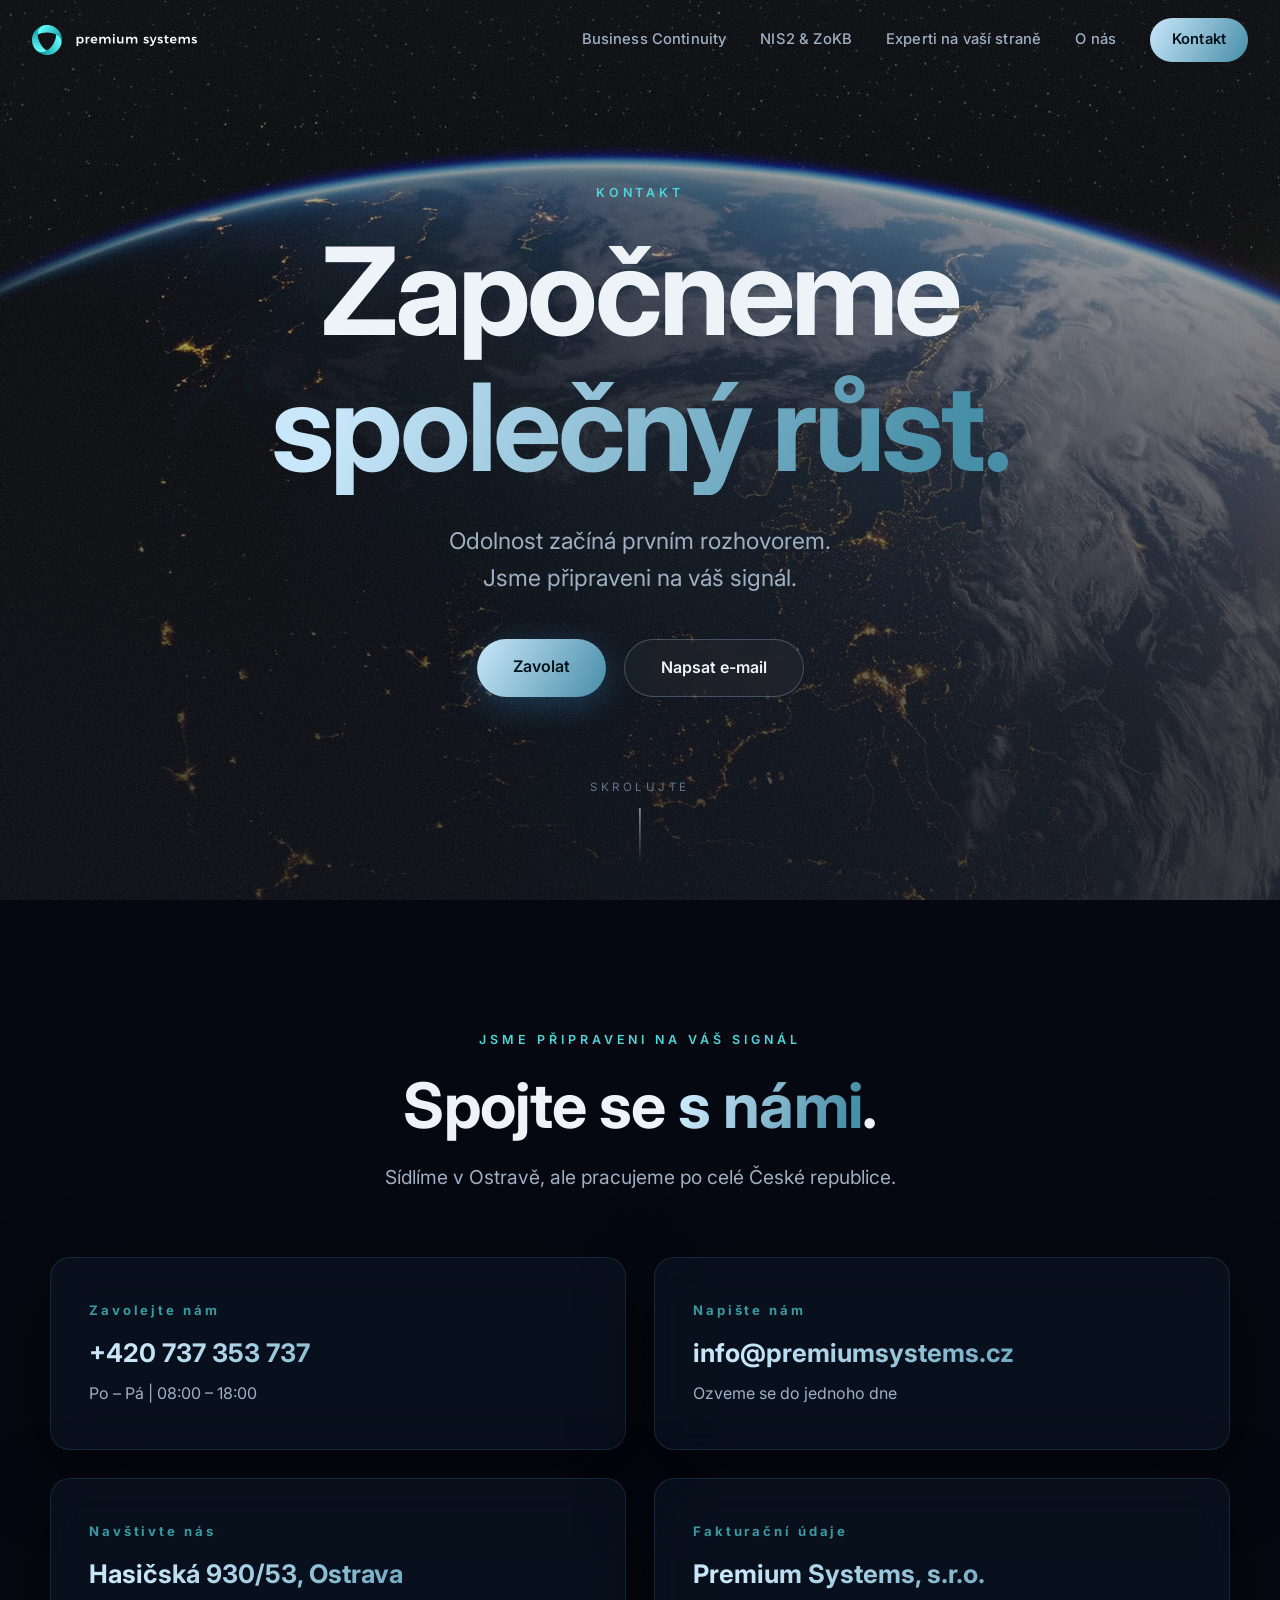
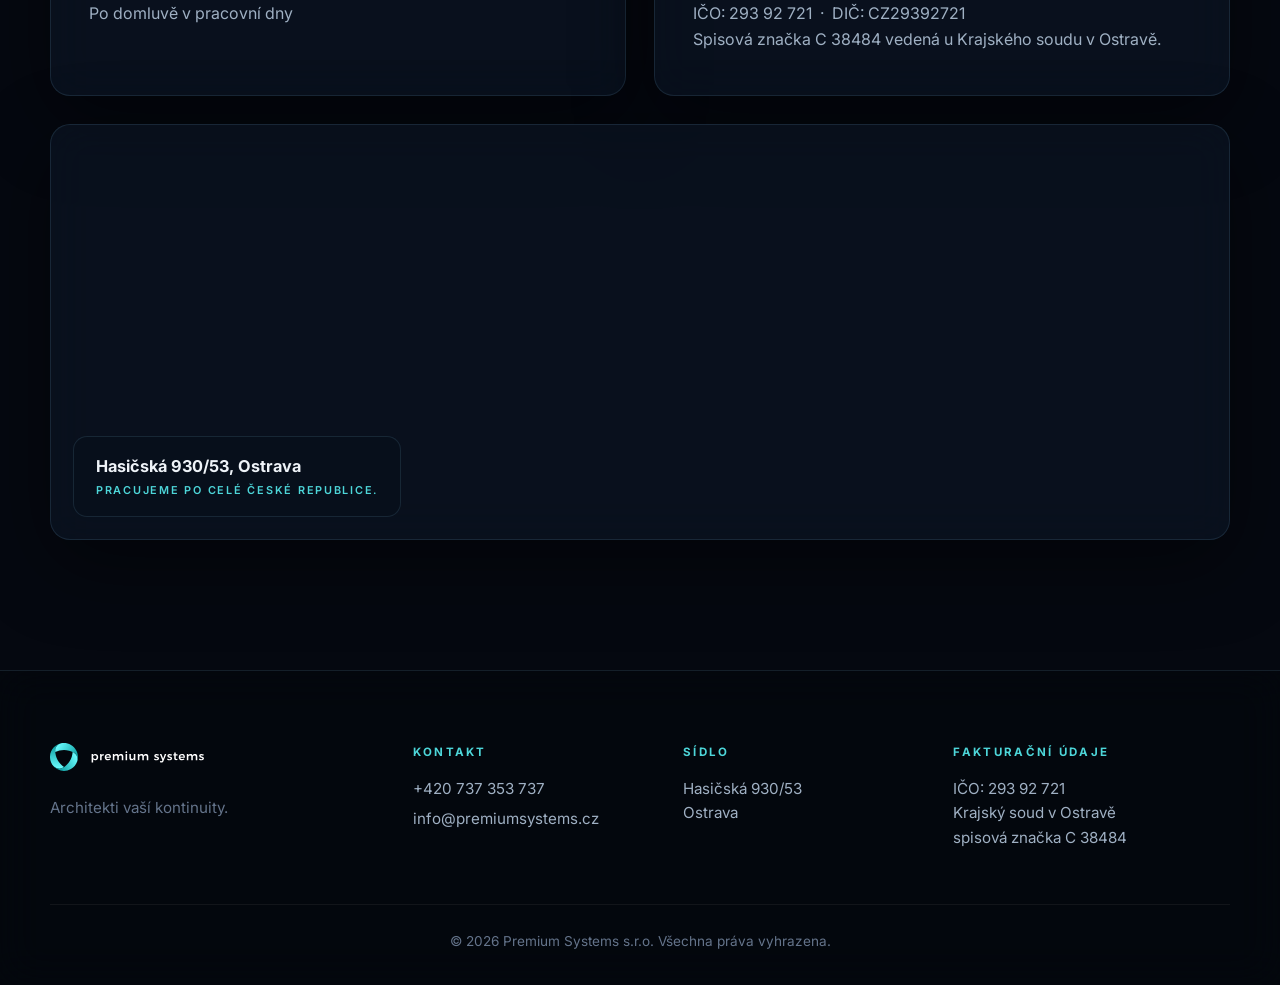
<file: kontakt.html>
<!DOCTYPE html>
<html lang="cs">
<head>
<meta charset="UTF-8">
<meta name="viewport" content="width=device-width, initial-scale=1.0">
<title>Kontakt | Premium Systems</title>
<meta name="description" content="Započneme společný růst. Odolnost začíná prvním rozhovorem. Jsme připraveni na váš signál. +420 737 353 737 | info@premiumsystems.cz">
<link rel="preconnect" href="https://fonts.googleapis.com">
<link rel="preconnect" href="https://fonts.gstatic.com" crossorigin>
<link href="https://fonts.googleapis.com/css2?family=Inter:wght@400;500;600;700&display=swap" rel="stylesheet">
<link rel="icon" type="image/png" sizes="32x32" href="assets/img/favicon-32.png">
<link rel="icon" type="image/png" sizes="256x256" href="assets/img/favicon-256.png">
<link rel="apple-touch-icon" href="assets/img/apple-touch-icon.png">
<link rel="canonical" href="https://jtomoszek.github.io/premium-systems-nahled/kontakt.html">
<meta name="robots" content="index, follow">
<meta name="theme-color" content="#050810">
<meta property="og:site_name" content="Premium Systems">
<meta property="og:type" content="website">
<meta property="og:locale" content="cs_CZ">
<meta property="og:title" content="Kontakt | Premium Systems">
<meta property="og:description" content="Započneme společný růst. Odolnost začíná prvním rozhovorem. Jsme připraveni na váš signál. +420 737 353 737 | info@premiumsystems.cz">
<meta property="og:url" content="https://jtomoszek.github.io/premium-systems-nahled/kontakt.html">
<meta property="og:image" content="https://jtomoszek.github.io/premium-systems-nahled/assets/img/og-image.jpg">
<meta property="og:image:width" content="1200">
<meta property="og:image:height" content="630">
<meta name="twitter:card" content="summary_large_image">
<meta name="twitter:title" content="Kontakt | Premium Systems">
<meta name="twitter:description" content="Započneme společný růst. Odolnost začíná prvním rozhovorem. Jsme připraveni na váš signál. +420 737 353 737 | info@premiumsystems.cz">
<meta name="twitter:image" content="https://jtomoszek.github.io/premium-systems-nahled/assets/img/og-image.jpg">
<link rel="stylesheet" href="css/style.css?v=8">
<script type="application/ld+json">{"@context": "https://schema.org", "@graph": [{"@type": "ProfessionalService", "@id": "https://jtomoszek.github.io/premium-systems-nahled/#organization", "name": "Premium Systems, s.r.o.", "url": "https://jtomoszek.github.io/premium-systems-nahled/", "logo": "https://jtomoszek.github.io/premium-systems-nahled/assets/img/favicon-256.png", "image": "https://jtomoszek.github.io/premium-systems-nahled/assets/img/og-image.jpg", "telephone": "+420 737 353 737", "email": "info@premiumsystems.cz", "vatID": "CZ29392721", "identifier": "IČO 29392721", "description": "Business Continuity, soulad s NIS2 a ZoKB a expertní bezpečnostní služby pro management. Architekti kontinuity vašeho podnikání.", "address": {"@type": "PostalAddress", "streetAddress": "Hasičská 930/53", "addressLocality": "Ostrava", "addressCountry": "CZ"}, "areaServed": {"@type": "Country", "name": "Česká republika"}, "openingHoursSpecification": {"@type": "OpeningHoursSpecification", "dayOfWeek": ["Monday", "Tuesday", "Wednesday", "Thursday", "Friday"], "opens": "08:00", "closes": "18:00"}, "knowsAbout": ["Business Continuity", "NIS2", "Zákon o kybernetické bezpečnosti", "kybernetická bezpečnost", "krizový management", "forenzní audit", "compliance"]}, {"@type": "WebPage", "@id": "https://jtomoszek.github.io/premium-systems-nahled/kontakt.html", "url": "https://jtomoszek.github.io/premium-systems-nahled/kontakt.html", "name": "Kontakt | Premium Systems", "description": "Započneme společný růst. Odolnost začíná prvním rozhovorem. Jsme připraveni na váš signál. +420 737 353 737 | info@premiumsystems.cz", "inLanguage": "cs", "isPartOf": {"@id": "https://jtomoszek.github.io/premium-systems-nahled/#website"}, "about": {"@id": "https://jtomoszek.github.io/premium-systems-nahled/#organization"}}]}</script>
</head>
<body>

<!-- ══════════ SCROLL-DRIVEN VIDEO BACKGROUND ══════════ -->
<div class="video-stage" aria-hidden="true">
  <video id="bgVideo" muted playsinline preload="metadata" poster="assets/video/poster3.jpg"
         data-src-desktop="assets/video/space-scrub.mp4"
         data-src-mobile="assets/video/space-scrub-mobile.mp4"></video>
  <div class="video-overlay"></div>
  <div class="video-grain"></div>
</div>

<!-- Scroll progress -->
<div class="scroll-progress"><span id="scrollBar"></span></div>

<!-- Indikátor sekcí -->
<nav class="side-nav" id="sideNav" aria-label="Navigace sekcí">
  <a href="#hero" data-section="hero"><span class="bar"></span><span class="label">Úvod</span></a>
  <a href="#kontakty" data-section="kontakty"><span class="bar"></span><span class="label">Kontakty</span></a>
</nav>

<!-- ══════════ NAV ══════════ -->
<header class="nav" id="nav">
  <div class="nav-inner">
    <a href="index.html" class="nav-logo" aria-label="Premium Systems">
      <img src="assets/img/logo-white.svg" alt="Premium Systems">
    </a>
    <nav class="nav-links" id="navLinks">
      <a href="business-continuity.html">Business Continuity</a>
      <a href="nis2-zokb.html">NIS2 &amp; ZoKB</a>
      <a href="experti.html">Experti na vaší straně</a>
      <a href="o-nas.html">O nás</a>
      <a href="kontakt.html" class="nav-cta">Kontakt</a>
    </nav>
    <button class="nav-burger" id="navBurger" aria-label="Menu"><span></span><span></span><span></span></button>
  </div>
</header>

<main>

<!-- ══════════ HERO ══════════ -->
<section class="hero" id="hero">
  <div class="hero-content">
    <p class="eyebrow reveal">Kontakt</p>
    <h1 class="hero-title reveal">
      <span class="line">Započneme</span>
      <span class="line grad">společný růst.</span>
    </h1>
    <p class="hero-sub reveal">Odolnost začíná prvním rozhovorem.<br>Jsme připraveni na váš signál.</p>
    <div class="hero-actions reveal">
      <a href="#volejte" class="btn btn-primary">Zavolat</a>
      <a href="#napiste" class="btn btn-ghost">Napsat e-mail</a>
    </div>
  </div>
  <div class="hero-scroll-hint">
    <span class="hint-label">Skrolujte</span>
    <span class="hint-line"></span>
  </div>
</section>

<!-- ══════════ KONTAKTY ══════════ -->
<section class="section" id="kontakty">
  <div class="container">
    <div class="section-head reveal">
      <p class="eyebrow">Jsme připraveni na váš signál</p>
      <h2>Spojte se <span class="grad">s&nbsp;námi</span>.</h2>
      <p class="section-lead">Sídlíme v&nbsp;Ostravě, ale pracujeme po celé České republice.</p>
    </div>
    <div class="exp-grid">
      <div class="glass exp-item reveal" id="volejte">
        <div class="p-num">Zavolejte nám</div>
        <a class="contact-value grad" href="tel:+420737353737">+420&nbsp;737&nbsp;353&nbsp;737</a>
        <p class="contact-note">Po&nbsp;–&nbsp;Pá | 08:00&nbsp;–&nbsp;18:00</p>
      </div>
      <div class="glass exp-item reveal" id="napiste">
        <div class="p-num">Napište nám</div>
        <a class="contact-value grad" href="mailto:info@premiumsystems.cz">info@premiumsystems.cz</a>
        <p class="contact-note">Ozveme se do jednoho dne</p>
      </div>
      <div class="glass exp-item reveal">
        <div class="p-num">Navštivte nás</div>
        <span class="contact-value grad">Hasičská 930/53, Ostrava</span>
        <p class="contact-note">Po domluvě v&nbsp;pracovní dny</p>
      </div>
      <div class="glass exp-item reveal">
        <div class="p-num">Fakturační údaje</div>
        <span class="contact-value grad">Premium Systems, s.r.o.</span>
        <p class="contact-note">IČO: 293&nbsp;92&nbsp;721 &nbsp;·&nbsp; DIČ: CZ29392721<br>Spisová značka C&nbsp;38484 vedená u&nbsp;Krajského soudu v&nbsp;Ostravě.</p>
      </div>
    </div>

    <div class="glass map-panel reveal">
      <iframe src="https://maps.google.com/maps?q=Hasi%C4%8Dsk%C3%A1%20930%2F53%2C%20Ostrava&z=14&output=embed"
              loading="lazy" title="Mapa — Premium Systems, Hasičská 930/53, Ostrava"
              referrerpolicy="no-referrer-when-downgrade" allowfullscreen></iframe>
      <div class="map-note">
        <span class="map-note-title">Hasičská 930/53, Ostrava</span>
        <span class="map-note-sub">Pracujeme po celé České republice.</span>
      </div>
    </div>
  </div>
</section>

</main>

<!-- ══════════ FOOTER ══════════ -->
<footer class="footer">
  <div class="container footer-grid">
    <div class="footer-brand">
      <img src="assets/img/logo-white.svg" alt="Premium Systems" class="footer-logo">
      <p>Architekti vaší kontinuity.</p>
    </div>
    <div class="footer-col">
      <h4>Kontakt</h4>
      <a href="tel:+420737353737">+420&nbsp;737&nbsp;353&nbsp;737</a>
      <a href="mailto:info@premiumsystems.cz">info@premiumsystems.cz</a>
    </div>
    <div class="footer-col">
      <h4>Sídlo</h4>
      <p>Hasičská 930/53<br>Ostrava</p>
    </div>
    <div class="footer-col">
      <h4>Fakturační údaje</h4>
      <p>IČO: 293&nbsp;92&nbsp;721<br>Krajský soud v&nbsp;Ostravě<br>spisová značka C&nbsp;38484</p>
    </div>
  </div>
  <div class="container footer-bottom">
    <p>© <span id="year"></span> Premium Systems s.r.o. Všechna práva vyhrazena.</p>
  </div>
</footer>

<script src="js/subpage.js?v=8"></script>
<!-- Cloudflare Web Analytics --><script type='module' src='https://static.cloudflareinsights.com/beacon.min.js' data-cf-beacon='{"token": "9d574e639023474998809c358b25a726"}'></script><!-- End Cloudflare Web Analytics -->
</body>
</html>
</file>
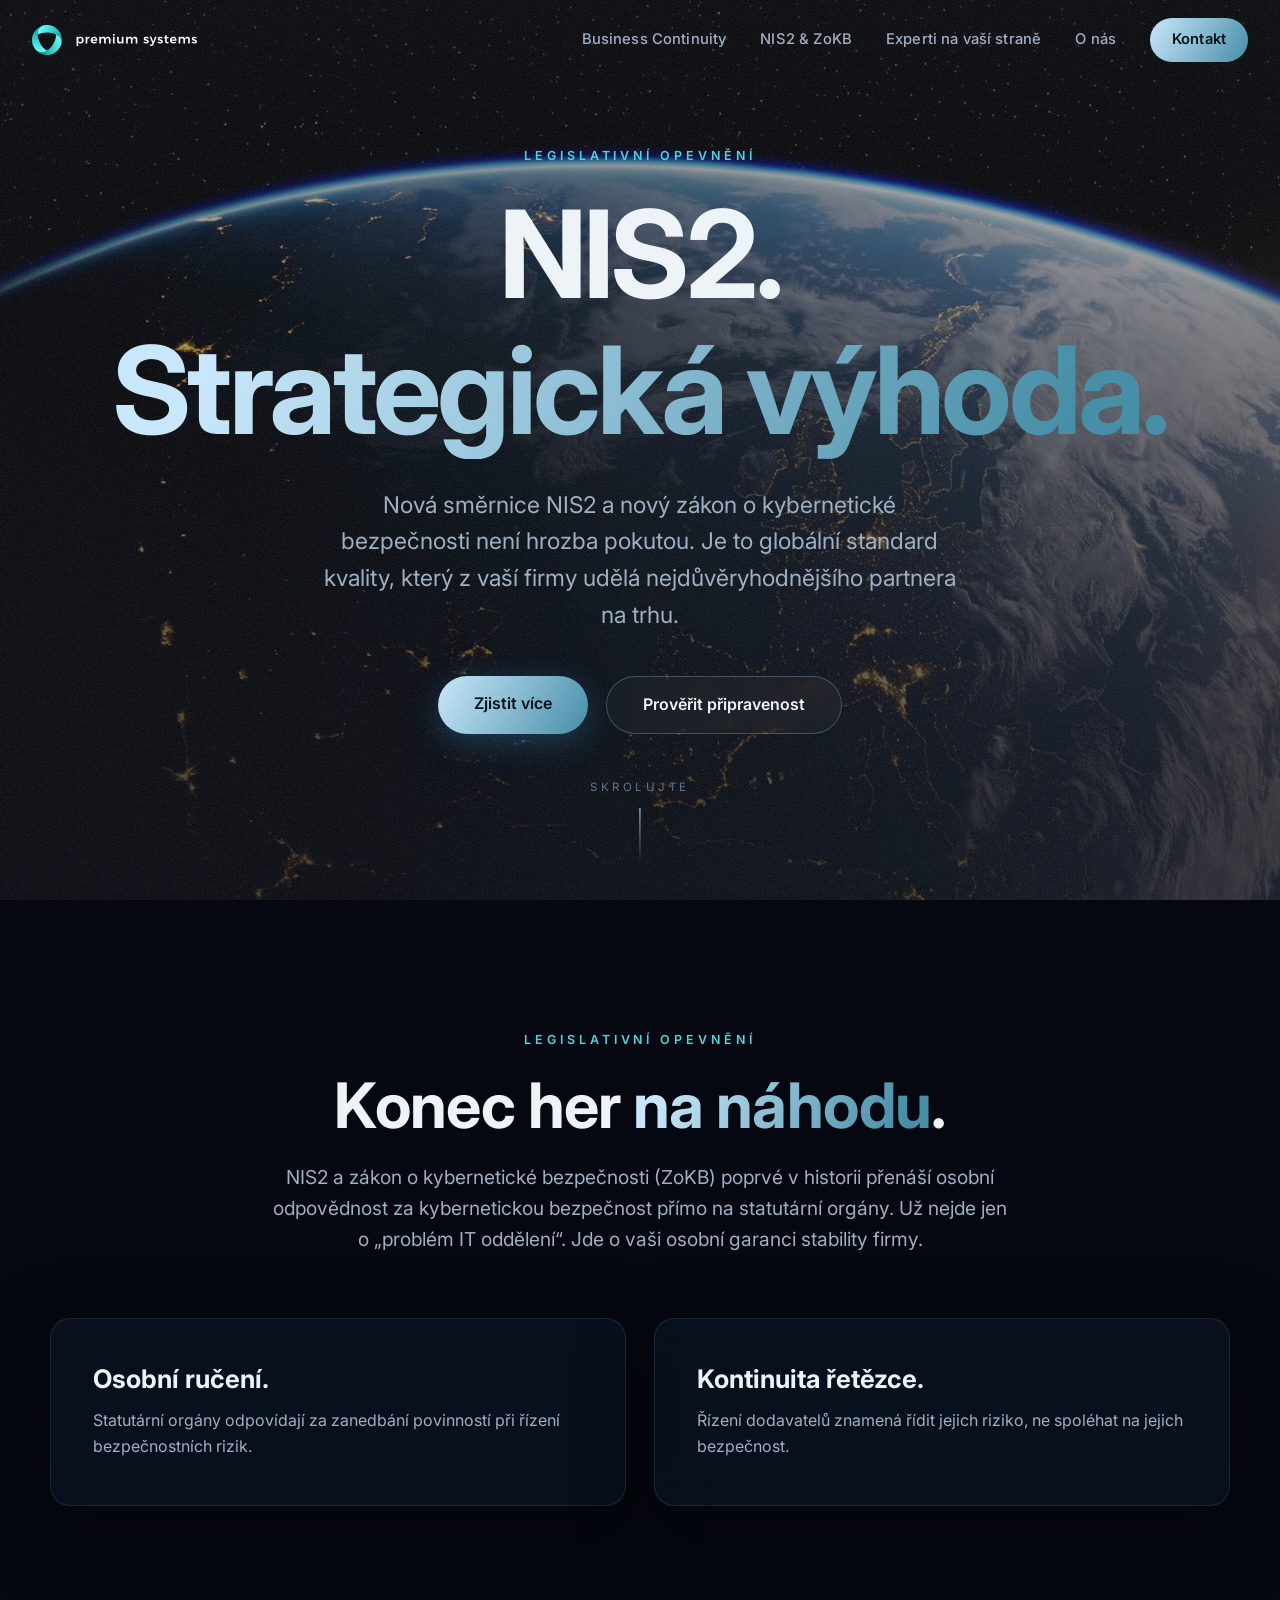
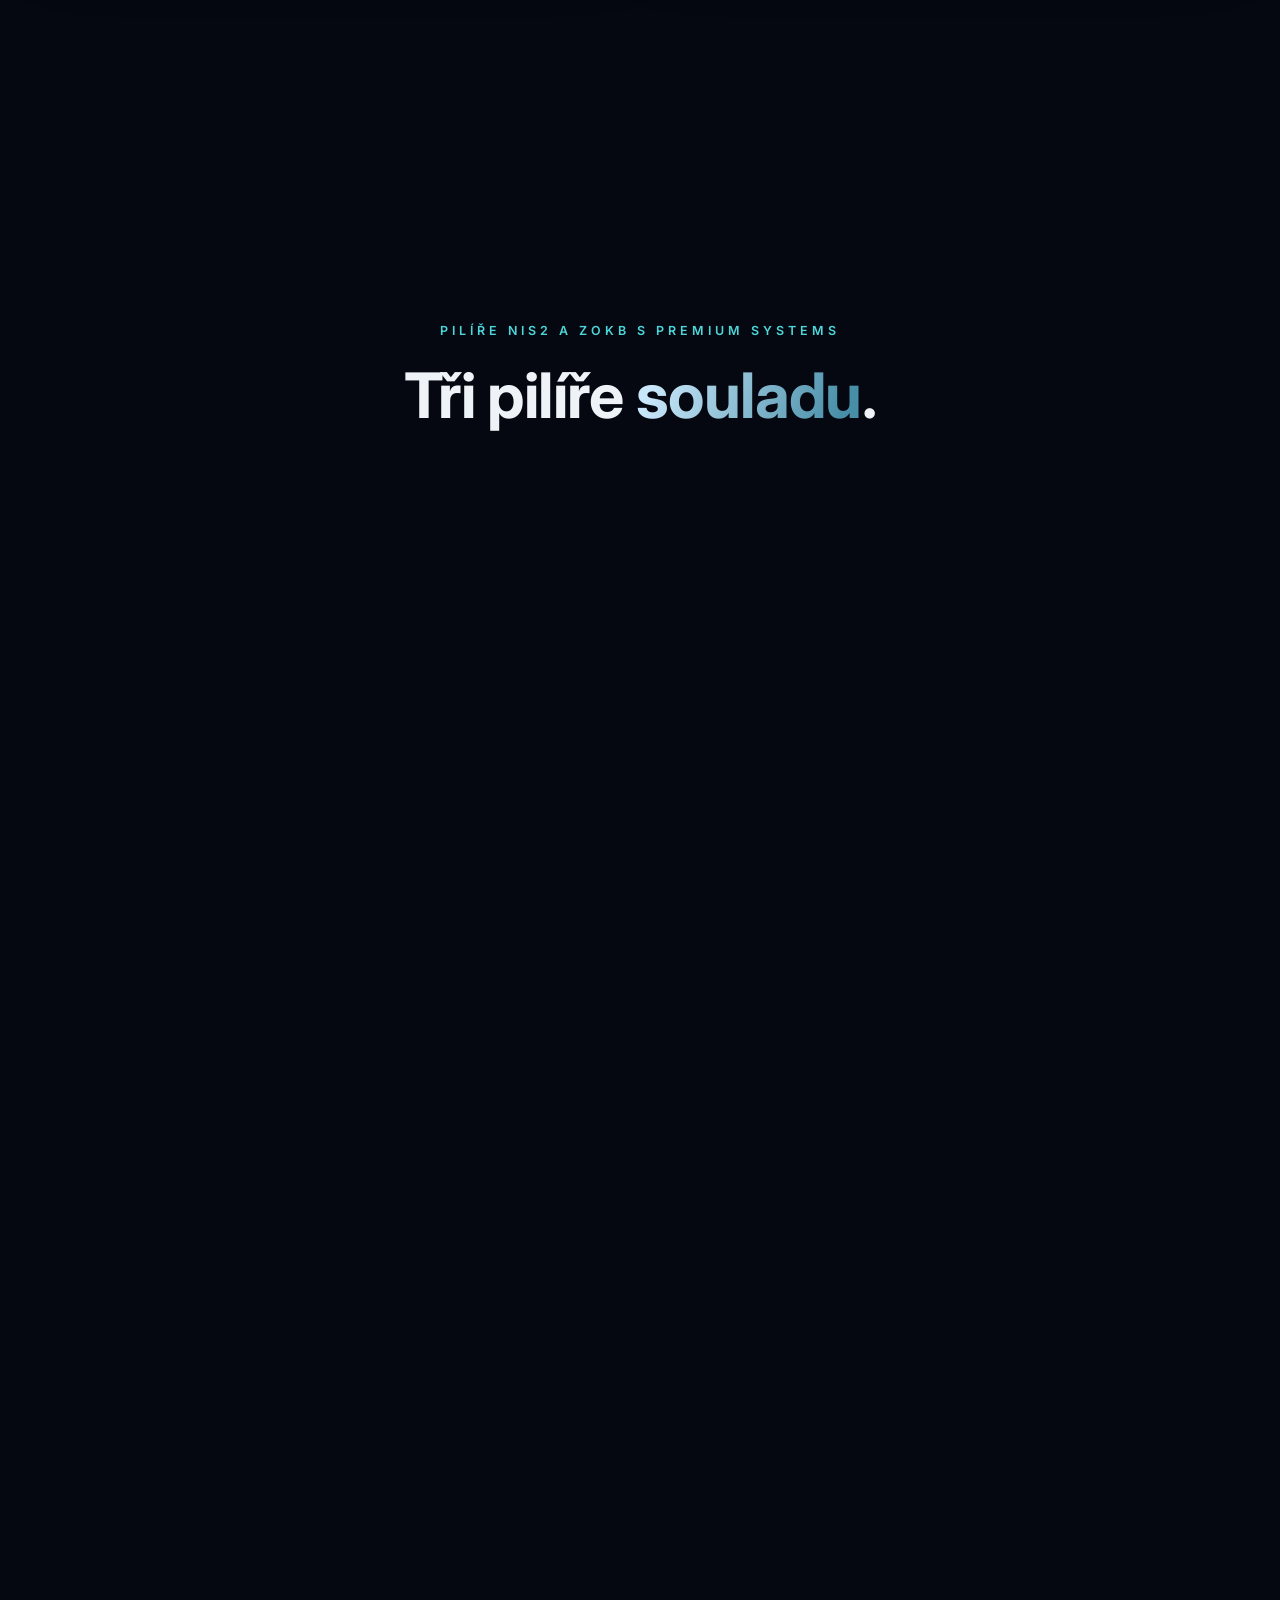
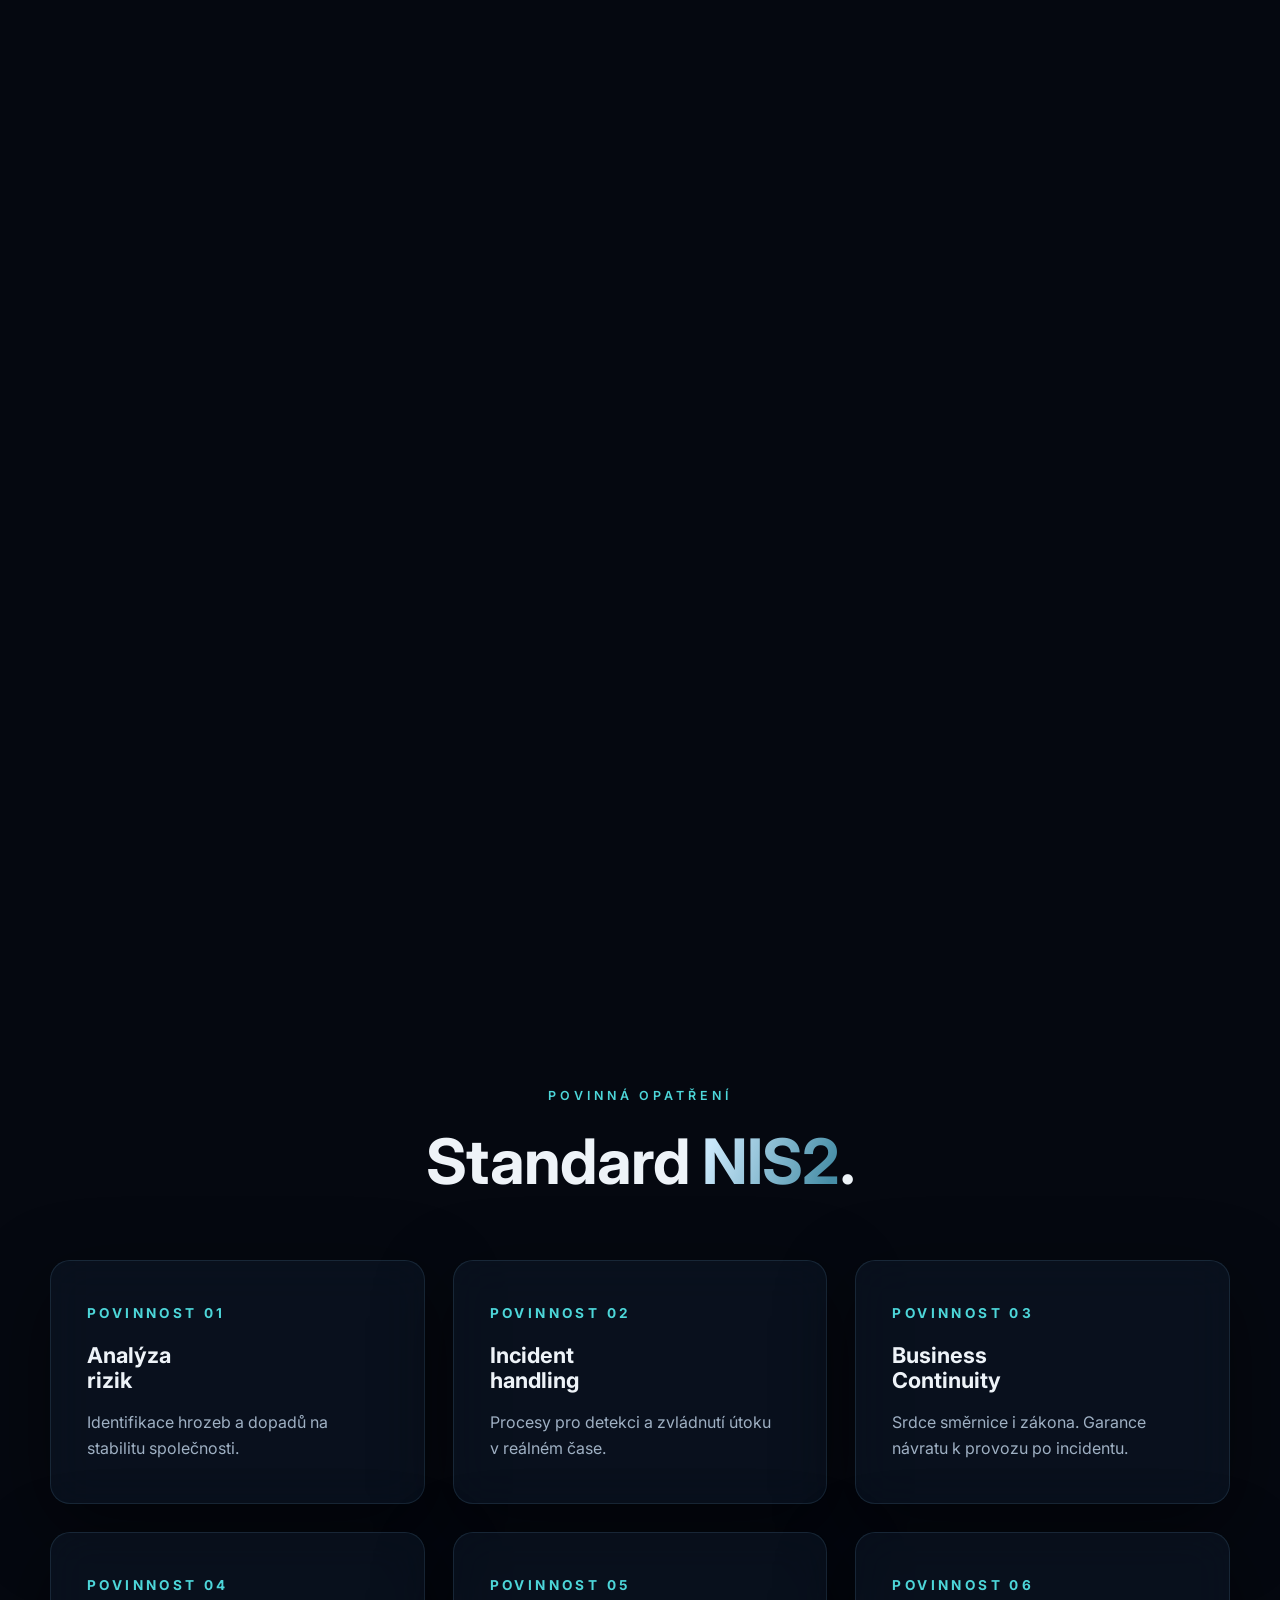
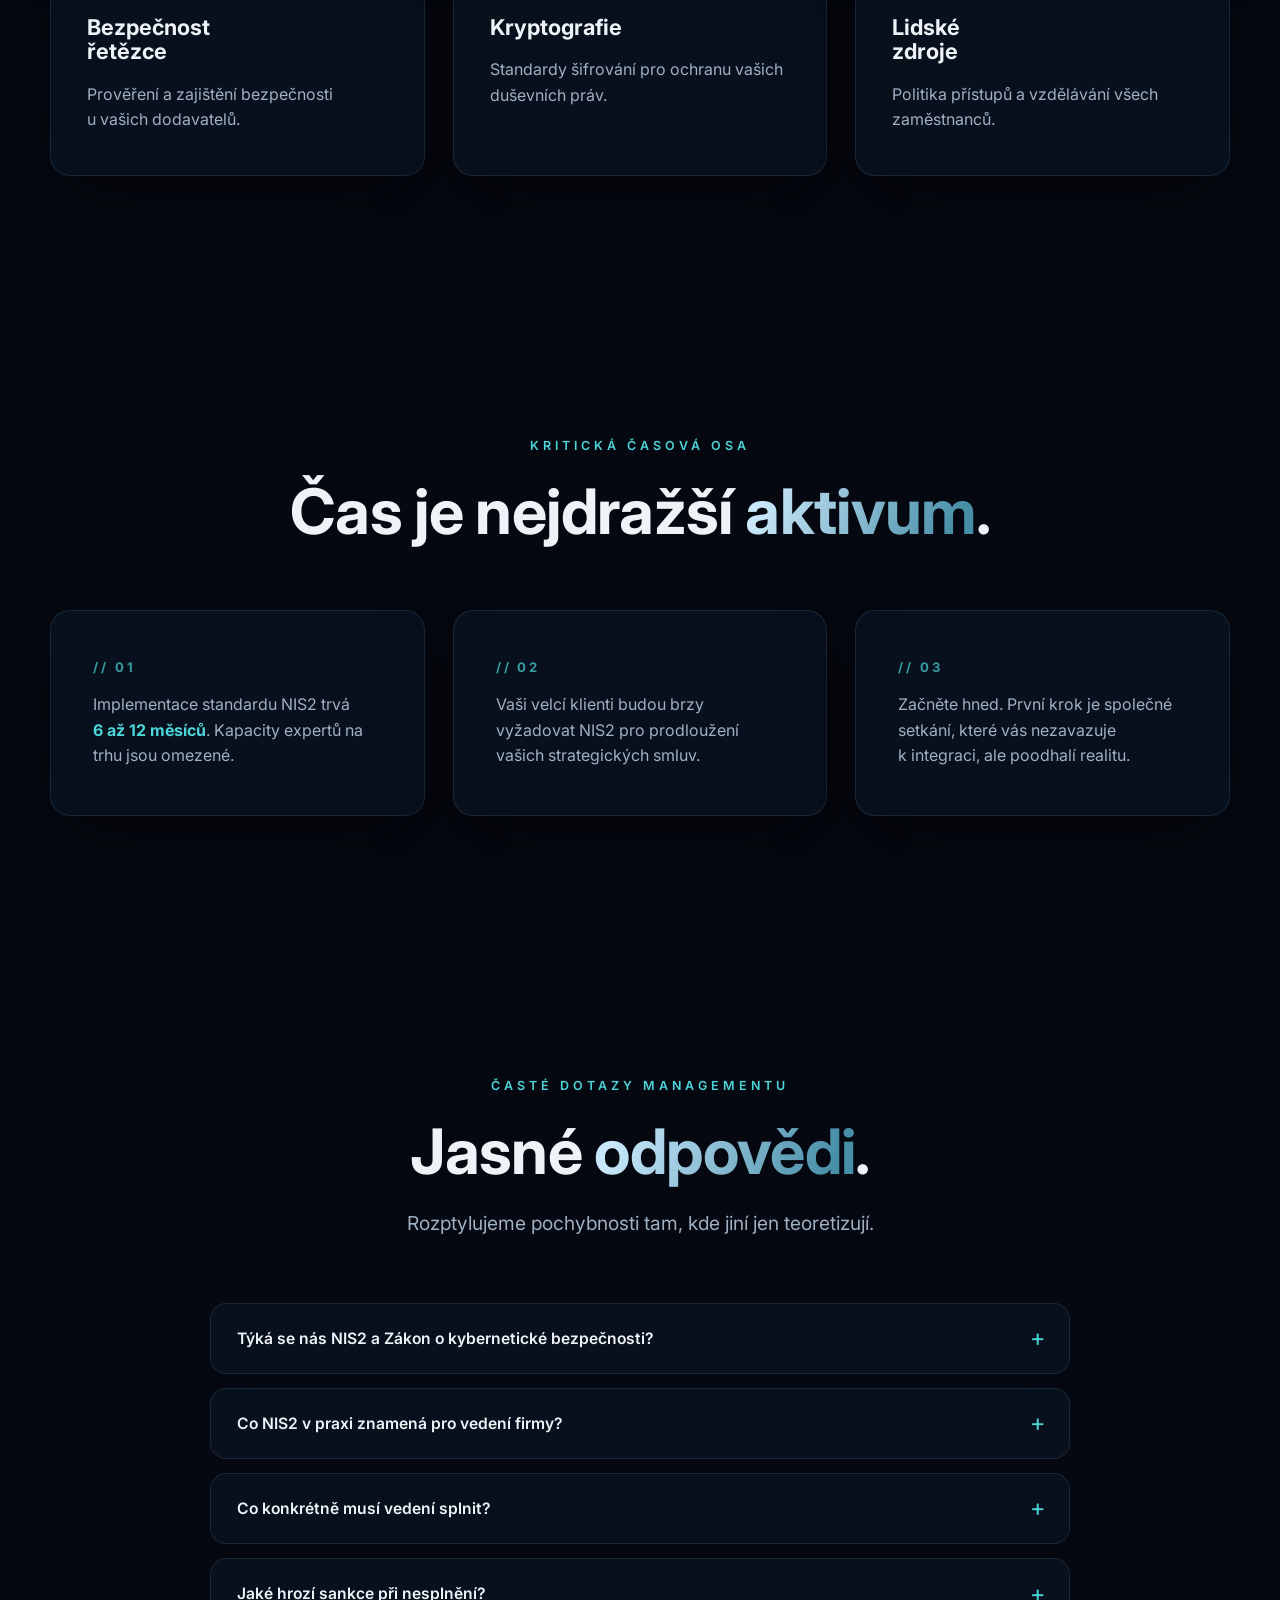
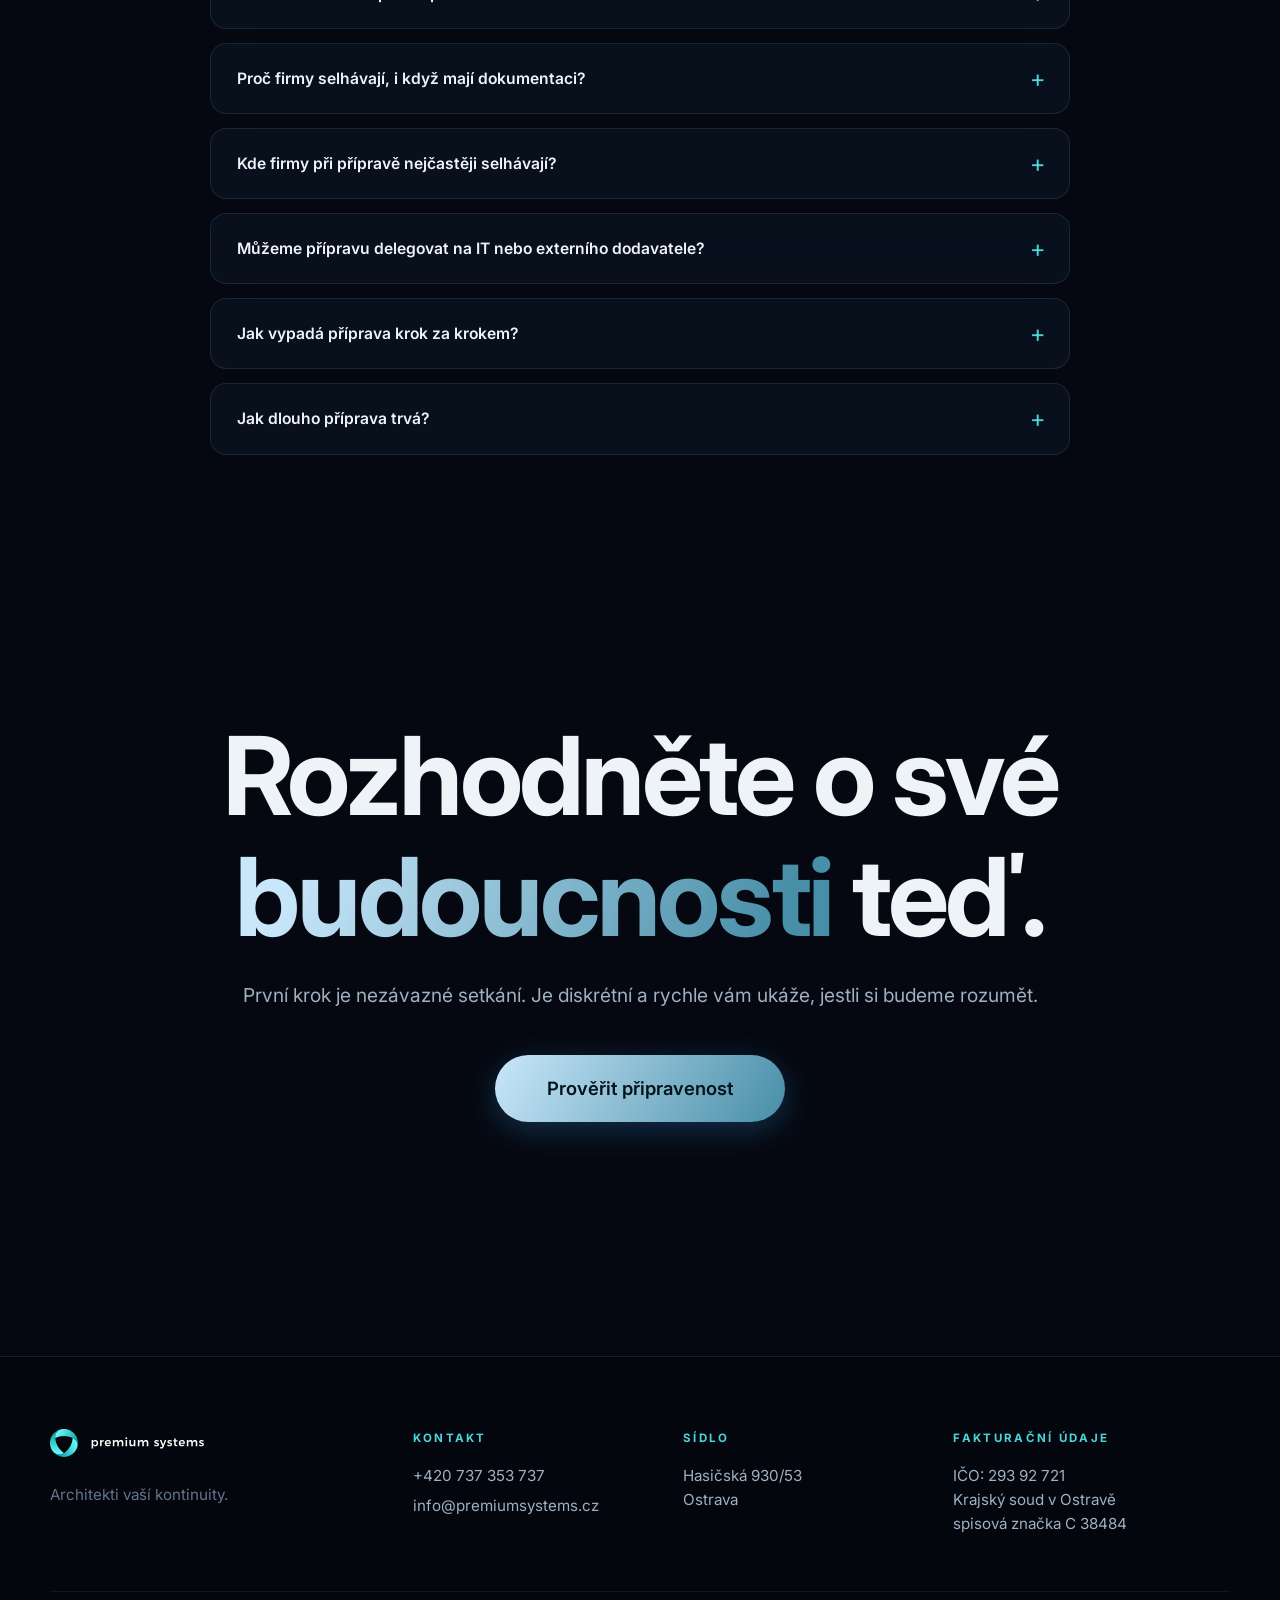
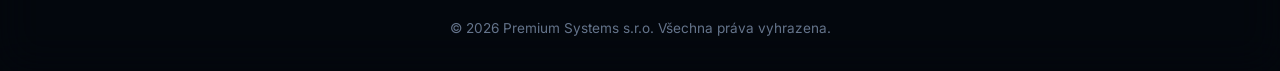
<file: nis2-zokb.html>
<!DOCTYPE html>
<html lang="cs">
<head>
<meta charset="UTF-8">
<meta name="viewport" content="width=device-width, initial-scale=1.0">
<title>NIS2 a ZoKB | Povinnosti vedení a řízení rizik | Premium Systems</title>
<meta name="description" content="NIS2. Strategická výhoda. Směrnice NIS2 a zákon o kybernetické bezpečnosti není hrozba pokutou — je to standard kvality, který z vaší firmy udělá nejdůvěryhodnějšího partnera na trhu.">
<link rel="preconnect" href="https://fonts.googleapis.com">
<link rel="preconnect" href="https://fonts.gstatic.com" crossorigin>
<link href="https://fonts.googleapis.com/css2?family=Inter:wght@400;500;600;700&display=swap" rel="stylesheet">
<link rel="icon" type="image/png" sizes="32x32" href="assets/img/favicon-32.png">
<link rel="icon" type="image/png" sizes="256x256" href="assets/img/favicon-256.png">
<link rel="apple-touch-icon" href="assets/img/apple-touch-icon.png">
<link rel="canonical" href="https://jtomoszek.github.io/premium-systems-nahled/nis2-zokb.html">
<meta name="robots" content="index, follow">
<meta name="theme-color" content="#050810">
<meta property="og:site_name" content="Premium Systems">
<meta property="og:type" content="article">
<meta property="og:locale" content="cs_CZ">
<meta property="og:title" content="NIS2 a ZoKB | Povinnosti vedení a řízení rizik | Premium Systems">
<meta property="og:description" content="NIS2. Strategická výhoda. Směrnice NIS2 a zákon o kybernetické bezpečnosti není hrozba pokutou — je to standard kvality, který z vaší firmy udělá nejdůvěryhodnějšího partnera na trhu.">
<meta property="og:url" content="https://jtomoszek.github.io/premium-systems-nahled/nis2-zokb.html">
<meta property="og:image" content="https://jtomoszek.github.io/premium-systems-nahled/assets/img/og-image.jpg">
<meta property="og:image:width" content="1200">
<meta property="og:image:height" content="630">
<meta name="twitter:card" content="summary_large_image">
<meta name="twitter:title" content="NIS2 a ZoKB | Povinnosti vedení a řízení rizik | Premium Systems">
<meta name="twitter:description" content="NIS2. Strategická výhoda. Směrnice NIS2 a zákon o kybernetické bezpečnosti není hrozba pokutou — je to standard kvality, který z vaší firmy udělá nejdůvěryhodnějšího partnera na trhu.">
<meta name="twitter:image" content="https://jtomoszek.github.io/premium-systems-nahled/assets/img/og-image.jpg">
<link rel="stylesheet" href="css/style.css?v=8">
<script type="application/ld+json">{"@context": "https://schema.org", "@graph": [{"@type": "ProfessionalService", "@id": "https://jtomoszek.github.io/premium-systems-nahled/#organization", "name": "Premium Systems, s.r.o.", "url": "https://jtomoszek.github.io/premium-systems-nahled/", "logo": "https://jtomoszek.github.io/premium-systems-nahled/assets/img/favicon-256.png", "image": "https://jtomoszek.github.io/premium-systems-nahled/assets/img/og-image.jpg", "telephone": "+420 737 353 737", "email": "info@premiumsystems.cz", "vatID": "CZ29392721", "identifier": "IČO 29392721", "description": "Business Continuity, soulad s NIS2 a ZoKB a expertní bezpečnostní služby pro management. Architekti kontinuity vašeho podnikání.", "address": {"@type": "PostalAddress", "streetAddress": "Hasičská 930/53", "addressLocality": "Ostrava", "addressCountry": "CZ"}, "areaServed": {"@type": "Country", "name": "Česká republika"}, "openingHoursSpecification": {"@type": "OpeningHoursSpecification", "dayOfWeek": ["Monday", "Tuesday", "Wednesday", "Thursday", "Friday"], "opens": "08:00", "closes": "18:00"}, "knowsAbout": ["Business Continuity", "NIS2", "Zákon o kybernetické bezpečnosti", "kybernetická bezpečnost", "krizový management", "forenzní audit", "compliance"]}, {"@type": "WebPage", "@id": "https://jtomoszek.github.io/premium-systems-nahled/nis2-zokb.html", "url": "https://jtomoszek.github.io/premium-systems-nahled/nis2-zokb.html", "name": "NIS2 a ZoKB | Povinnosti vedení a řízení rizik | Premium Systems", "description": "NIS2. Strategická výhoda. Směrnice NIS2 a zákon o kybernetické bezpečnosti není hrozba pokutou — je to standard kvality, který z vaší firmy udělá nejdůvěryhodnějšího partnera na trhu.", "inLanguage": "cs", "isPartOf": {"@id": "https://jtomoszek.github.io/premium-systems-nahled/#website"}, "about": {"@id": "https://jtomoszek.github.io/premium-systems-nahled/#organization"}}, {"@type": "FAQPage", "@id": "https://jtomoszek.github.io/premium-systems-nahled/nis2-zokb.html#faq", "mainEntity": [{"@type": "Question", "name": "Týká se nás NIS2 a Zákon o kybernetické bezpečnosti?", "acceptedAnswer": {"@type": "Answer", "text": "Zákon definuje povinné subjekty podle odvětví a velikosti firmy a dělí je do dvou režimů povinností (vyšší a nižší). Každý režim má jiný rozsah toho, co musí firma splnit. První otázka pro vedení tedy nezní „jaká opatření zavést“, ale „spadáme vůbec pod zákon, a pokud ano, do kterého režimu?“ Bez této odpovědi firma řeší něco, co se jí třeba vůbec netýká, nebo naopak podceňuje rozsah povinností. První krok je proto jednoduchý: zjistit, jestli a jak se vás zákon týká. Trvá to řádově hodiny, ne týdny."}}, {"@type": "Question", "name": "Co NIS2 v praxi znamená pro vedení firmy?", "acceptedAnswer": {"@type": "Answer", "text": "Odpovědnost za řízení kybernetické bezpečnosti se ze zákona přesouvá na statutární orgán. Není to záležitost IT oddělení ani externího dodavatele. Vedení musí být schopno doložit, že rizika zná, řídí je a kontroluje, jestli zavedená opatření skutečně fungují. Při kontrole se nezkoumá jen to, co je napsané v dokumentech, ale i to, jak firma reálně funguje."}}, {"@type": "Question", "name": "Co konkrétně musí vedení splnit?", "acceptedAnswer": {"@type": "Answer", "text": "Konkrétní rozsah povinností závisí na tom, v jakém režimu firma je. Zákon rozlišuje vyšší a nižší režim a požadavky se liší. Společné jádro pro vedení ve všech případech: Znát rozsah povinností, které se na firmu vztahují. Schválit a zavést bezpečnostní opatření v rozsahu daném režimem (vyšší režim navíc vyžaduje řízení rizik podle vyhlášky). Pravidelně kontrolovat, že opatření skutečně fungují. Hlásit incidenty ve lhůtách stanovených zákonem. Odpovědnost je osobní. Týká se konkrétních členů statutárního orgánu, ne abstraktně „firmy“."}}, {"@type": "Question", "name": "Jaké hrozí sankce při nesplnění?", "acceptedAnswer": {"@type": "Answer", "text": "Zákon počítá s pokutami pro firmu, osobní odpovědností členů vedení, omezením činnosti a reputačními dopady. Kontrolní orgán při auditu nezkoumá, jestli firma chtěla zákon dodržet. Zkoumá, jestli má doklady o tom, že bezpečnost řídí. Pokud chybí, je firma v důkazní nevýhodě bez ohledu na to, jak je technicky zabezpečená."}}, {"@type": "Question", "name": "Proč firmy selhávají, i když mají dokumentaci?", "acceptedAnswer": {"@type": "Answer", "text": "Protože dokumentace neřídí firmu. Lidé ano. Audit ověřuje, jestli procesy popsané v dokumentech skutečně fungují: jestli někdo opatření kontroluje, jestli vedení o věcech rozhoduje, jestli hlášení incidentů má funkční postup. Nejčastější příčina neúspěchu při auditu je právě tento rozpor: papír říká jedno, realita druhé."}}, {"@type": "Question", "name": "Kde firmy při přípravě nejčastěji selhávají?", "acceptedAnswer": {"@type": "Answer", "text": "Tři opakující se problémy: Vedení nezná své povinnosti, bere to jako IT téma. Odpovědnost není přidělena konkrétní osobě, „to dělá někdo“. Kontrola opatření neprobíhá. Opatření se zavedla a dál se k nim nikdo nevrátil. Žádný z těchto bodů není o technologii. Všechny jsou o řízení."}}, {"@type": "Question", "name": "Můžeme přípravu delegovat na IT nebo externího dodavatele?", "acceptedAnswer": {"@type": "Answer", "text": "Implementaci ano. Odpovědnost ne. Externí dodavatel může zajistit technický provoz, dokumentaci i školení. Vedení ale musí být schopné při kontrole doložit, že o stavu ví, rozhoduje a kontroluje plnění. To se delegovat nedá. Nejčastější nepříjemné překvapení při auditu je situace, kdy vedení odpoví „to řeší náš dodavatel“ a kontrolor se zeptá, kdy a jak to vedení naposledy ověřilo."}}, {"@type": "Question", "name": "Jak vypadá příprava krok za krokem?", "acceptedAnswer": {"@type": "Answer", "text": "Vstupní analýza pro určení režimu a rozsahu povinností. Gap analýza proti požadavkům zákona. Návrh opatření a přidělení odpovědností. Implementace s definovanými kontrolami. Pravidelná revize a hlášení. Cílem není certifikát na zdi. Cílem je doložitelné řízení bezpečnosti, které obstojí při kontrole."}}, {"@type": "Question", "name": "Jak dlouho příprava trvá?", "acceptedAnswer": {"@type": "Answer", "text": "Závisí na výchozím stavu. Firmy, které už mají funkční řízení bezpečnosti, řeší doplnění chybějících bodů, týdny až měsíce. Firmy, které začínají od nuly, počítají v měsících. Reálný harmonogram vychází ze vstupní analýzy a priorit vedení, ne z univerzální šablony."}}]}]}</script>
</head>
<body>

<!-- ══════════ SCROLL-DRIVEN VIDEO BACKGROUND ══════════ -->
<div class="video-stage" aria-hidden="true">
  <video id="bgVideo" muted playsinline preload="metadata" poster="assets/video/poster3.jpg"
         data-src-desktop="assets/video/space-scrub.mp4"
         data-src-mobile="assets/video/space-scrub-mobile.mp4"></video>
  <div class="video-overlay"></div>
  <div class="video-grain"></div>
</div>

<!-- Scroll progress -->
<div class="scroll-progress"><span id="scrollBar"></span></div>

<!-- Indikátor sekcí -->
<nav class="side-nav" id="sideNav" aria-label="Navigace sekcí">
  <a href="#hero" data-section="hero"><span class="bar"></span><span class="label">Úvod</span></a>
  <a href="#nahoda" data-section="nahoda"><span class="bar"></span><span class="label">Konec náhody</span></a>
  <a href="#pilire" data-section="pilire"><span class="bar"></span><span class="label">Pilíře</span></a>
  <a href="#standard" data-section="standard"><span class="bar"></span><span class="label">Standard NIS2</span></a>
  <a href="#osa" data-section="osa"><span class="bar"></span><span class="label">Časová osa</span></a>
  <a href="#dotazy" data-section="dotazy"><span class="bar"></span><span class="label">Dotazy</span></a>
  <a href="#kontakt" data-section="kontakt"><span class="bar"></span><span class="label">Kontakt</span></a>
</nav>

<!-- ══════════ NAV ══════════ -->
<header class="nav" id="nav">
  <div class="nav-inner">
    <a href="index.html" class="nav-logo" aria-label="Premium Systems">
      <img src="assets/img/logo-white.svg" alt="Premium Systems">
    </a>
    <nav class="nav-links" id="navLinks">
      <a href="business-continuity.html">Business Continuity</a>
      <a href="nis2-zokb.html">NIS2 &amp; ZoKB</a>
      <a href="experti.html">Experti na vaší straně</a>
      <a href="o-nas.html">O nás</a>
      <a href="kontakt.html" class="nav-cta">Kontakt</a>
    </nav>
    <button class="nav-burger" id="navBurger" aria-label="Menu"><span></span><span></span><span></span></button>
  </div>
</header>

<main>

<!-- ══════════ HERO ══════════ -->
<section class="hero" id="hero">
  <div class="hero-content">
    <p class="eyebrow reveal">Legislativní opevnění</p>
    <h1 class="hero-title reveal">
      <span class="line">NIS2.</span>
      <span class="line grad">Strategická výhoda.</span>
    </h1>
    <p class="hero-sub reveal">Nová směrnice NIS2 a&nbsp;nový zákon o&nbsp;kybernetické bezpečnosti není hrozba pokutou. Je to globální standard kvality, který z&nbsp;vaší firmy udělá nejdůvěryhodnějšího partnera na trhu.</p>
    <div class="hero-actions reveal">
      <a href="#nahoda" class="btn btn-primary">Zjistit více</a>
      <a href="#kontakt" class="btn btn-ghost">Prověřit připravenost</a>
    </div>
  </div>
  <div class="hero-scroll-hint">
    <span class="hint-label">Skrolujte</span>
    <span class="hint-line"></span>
  </div>
</section>

<!-- ══════════ KONEC HER NA NÁHODU ══════════ -->
<section class="section" id="nahoda">
  <div class="container">
    <div class="section-head reveal">
      <p class="eyebrow">Legislativní opevnění</p>
      <h2>Konec her <span class="grad">na náhodu</span>.</h2>
      <p class="section-lead">NIS2 a&nbsp;zákon o&nbsp;kybernetické bezpečnosti (ZoKB) poprvé v&nbsp;historii přenáší osobní odpovědnost za kybernetickou bezpečnost přímo na statutární orgány. Už nejde jen o&nbsp;„problém IT oddělení“. Jde o&nbsp;vaši osobní garanci stability firmy.</p>
    </div>
    <div class="duo">
      <div class="glass duo-item reveal">
        <h3>Osobní ručení.</h3>
        <p>Statutární orgány odpovídají za zanedbání povinností při řízení bezpečnostních rizik.</p>
      </div>
      <div class="glass duo-item reveal">
        <h3>Kontinuita řetězce.</h3>
        <p>Řízení dodavatelů znamená řídit jejich riziko, ne spoléhat na jejich bezpečnost.</p>
      </div>
    </div>
  </div>
</section>

<!-- ══════════ PILÍŘE (scrollytelling) ══════════ -->
<section class="proc-scroll" id="pilire">
  <div class="proc-sticky">
    <div class="container">
      <div class="section-head proc-head reveal">
        <p class="eyebrow">Pilíře NIS2 a&nbsp;ZoKB s&nbsp;Premium Systems</p>
        <h2>Tři pilíře <span class="grad">souladu</span>.</h2>
      </div>
      <div class="principles-row">
        <div class="principle">
          <div class="p-num">// 01</div>
          <p>Nastavení jasných kompetencí vedení a&nbsp;schvalování opatření k&nbsp;řízení rizik.</p>
          <div class="p-strip"><span class="p-fill"></span></div>
          <h3>Governance.</h3>
        </div>
        <div class="principle">
          <div class="p-num">// 02</div>
          <p>Implementace technických a&nbsp;organizačních opatření odpovídajících standardu Premium Systems.</p>
          <div class="p-strip"><span class="p-fill"></span></div>
          <h3>Řízení rizik.</h3>
        </div>
        <div class="principle">
          <div class="p-num">// 03</div>
          <p>Procesy pro bleskové hlášení a&nbsp;zvládnutí krizových situací bez poškození reputace.</p>
          <div class="p-strip"><span class="p-fill"></span></div>
          <h3>Incident reporting.</h3>
        </div>
      </div>
    </div>
  </div>
</section>

<!-- ══════════ POVINNÁ OPATŘENÍ ══════════ -->
<section class="section" id="standard">
  <div class="container">
    <div class="section-head reveal">
      <p class="eyebrow">Povinná opatření</p>
      <h2>Standard <span class="grad">NIS2</span>.</h2>
    </div>
    <div class="cards oblig">
      <article class="glass card reveal">
        <div class="card-num">POVINNOST 01</div>
        <h3>Analýza<br>rizik</h3>
        <p>Identifikace hrozeb a&nbsp;dopadů na stabilitu společnosti.</p>
      </article>
      <article class="glass card reveal">
        <div class="card-num">POVINNOST 02</div>
        <h3>Incident<br>handling</h3>
        <p>Procesy pro detekci a&nbsp;zvládnutí útoku v&nbsp;reálném čase.</p>
      </article>
      <article class="glass card reveal">
        <div class="card-num">POVINNOST 03</div>
        <h3>Business<br>Continuity</h3>
        <p>Srdce směrnice i&nbsp;zákona. Garance návratu k&nbsp;provozu po incidentu.</p>
      </article>
      <article class="glass card reveal">
        <div class="card-num">POVINNOST 04</div>
        <h3>Bezpečnost<br>řetězce</h3>
        <p>Prověření a&nbsp;zajištění bezpečnosti u&nbsp;vašich dodavatelů.</p>
      </article>
      <article class="glass card reveal">
        <div class="card-num">POVINNOST 05</div>
        <h3>Kryptografie</h3>
        <p>Standardy šifrování pro ochranu vašich duševních práv.</p>
      </article>
      <article class="glass card reveal">
        <div class="card-num">POVINNOST 06</div>
        <h3>Lidské<br>zdroje</h3>
        <p>Politika přístupů a&nbsp;vzdělávání všech zaměstnanců.</p>
      </article>
    </div>
  </div>
</section>

<!-- ══════════ ČASOVÁ OSA ══════════ -->
<section class="section" id="osa">
  <div class="container">
    <div class="section-head reveal">
      <p class="eyebrow">Kritická časová osa</p>
      <h2>Čas je nejdražší <span class="grad">aktivum</span>.</h2>
    </div>
    <div class="bc-timeline">
      <div class="glass duo-item reveal">
        <div class="p-num">// 01</div>
        <p>Implementace standardu NIS2 trvá <strong>6&nbsp;až 12&nbsp;měsíců</strong>. Kapacity expertů na trhu jsou omezené.</p>
      </div>
      <div class="glass duo-item reveal">
        <div class="p-num">// 02</div>
        <p>Vaši velcí klienti budou brzy vyžadovat NIS2 pro prodloužení vašich strategických smluv.</p>
      </div>
      <div class="glass duo-item reveal">
        <div class="p-num">// 03</div>
        <p>Začněte hned. První krok je společné setkání, které vás nezavazuje k&nbsp;integraci, ale poodhalí realitu.</p>
      </div>
    </div>
  </div>
</section>

<!-- ══════════ FAQ ══════════ -->
<section class="section" id="dotazy">
  <div class="container">
    <div class="section-head reveal">
      <p class="eyebrow">Časté dotazy managementu</p>
      <h2>Jasné <span class="grad">odpovědi</span>.</h2>
      <p class="section-lead">Rozptylujeme pochybnosti tam, kde jiní jen teoretizují.</p>
    </div>
    <div class="faq reveal">
      <details>
        <summary>Týká se nás NIS2 a Zákon o kybernetické bezpečnosti?</summary>
        <p>Zákon definuje povinné subjekty podle odvětví a&nbsp;velikosti firmy a&nbsp;dělí je do dvou režimů povinností (vyšší a&nbsp;nižší). Každý režim má jiný rozsah toho, co musí firma splnit. První otázka pro vedení tedy nezní „jaká opatření zavést“, ale „spadáme vůbec pod zákon, a&nbsp;pokud ano, do kterého režimu?“ Bez této odpovědi firma řeší něco, co se jí třeba vůbec netýká, nebo naopak podceňuje rozsah povinností. První krok je proto jednoduchý: zjistit, jestli a&nbsp;jak se vás zákon týká. Trvá to řádově hodiny, ne týdny.</p>
      </details>
      <details>
        <summary>Co NIS2 v praxi znamená pro vedení firmy?</summary>
        <p>Odpovědnost za řízení kybernetické bezpečnosti se ze zákona přesouvá na statutární orgán. Není to záležitost IT oddělení ani externího dodavatele. Vedení musí být schopno doložit, že rizika zná, řídí je a&nbsp;kontroluje, jestli zavedená opatření skutečně fungují. Při kontrole se nezkoumá jen to, co je napsané v&nbsp;dokumentech, ale i&nbsp;to, jak firma reálně funguje.</p>
      </details>
      <details>
        <summary>Co konkrétně musí vedení splnit?</summary>
        <p>Konkrétní rozsah povinností závisí na tom, v&nbsp;jakém režimu firma je. Zákon rozlišuje vyšší a&nbsp;nižší režim a&nbsp;požadavky se liší. Společné jádro pro vedení ve všech případech: Znát rozsah povinností, které se na firmu vztahují. Schválit a&nbsp;zavést bezpečnostní opatření v&nbsp;rozsahu daném režimem (vyšší režim navíc vyžaduje řízení rizik podle vyhlášky). Pravidelně kontrolovat, že opatření skutečně fungují. Hlásit incidenty ve lhůtách stanovených zákonem. Odpovědnost je osobní. Týká se konkrétních členů statutárního orgánu, ne abstraktně „firmy“.</p>
      </details>
      <details>
        <summary>Jaké hrozí sankce při nesplnění?</summary>
        <p>Zákon počítá s&nbsp;pokutami pro firmu, osobní odpovědností členů vedení, omezením činnosti a&nbsp;reputačními dopady. Kontrolní orgán při auditu nezkoumá, jestli firma chtěla zákon dodržet. Zkoumá, jestli má doklady o&nbsp;tom, že bezpečnost řídí. Pokud chybí, je firma v&nbsp;důkazní nevýhodě bez ohledu na to, jak je technicky zabezpečená.</p>
      </details>
      <details>
        <summary>Proč firmy selhávají, i když mají dokumentaci?</summary>
        <p>Protože dokumentace neřídí firmu. Lidé ano. Audit ověřuje, jestli procesy popsané v&nbsp;dokumentech skutečně fungují: jestli někdo opatření kontroluje, jestli vedení o&nbsp;věcech rozhoduje, jestli hlášení incidentů má funkční postup. Nejčastější příčina neúspěchu při auditu je právě tento rozpor: papír říká jedno, realita druhé.</p>
      </details>
      <details>
        <summary>Kde firmy při přípravě nejčastěji selhávají?</summary>
        <p>Tři opakující se problémy: Vedení nezná své povinnosti, bere to jako IT téma. Odpovědnost není přidělena konkrétní osobě, „to dělá někdo“. Kontrola opatření neprobíhá. Opatření se zavedla a&nbsp;dál se k&nbsp;nim nikdo nevrátil. Žádný z&nbsp;těchto bodů není o&nbsp;technologii. Všechny jsou o&nbsp;řízení.</p>
      </details>
      <details>
        <summary>Můžeme přípravu delegovat na IT nebo externího dodavatele?</summary>
        <p>Implementaci ano. Odpovědnost ne. Externí dodavatel může zajistit technický provoz, dokumentaci i&nbsp;školení. Vedení ale musí být schopné při kontrole doložit, že o&nbsp;stavu ví, rozhoduje a&nbsp;kontroluje plnění. To se delegovat nedá. Nejčastější nepříjemné překvapení při auditu je situace, kdy vedení odpoví „to řeší náš dodavatel“ a&nbsp;kontrolor se zeptá, kdy a&nbsp;jak to vedení naposledy ověřilo.</p>
      </details>
      <details>
        <summary>Jak vypadá příprava krok za krokem?</summary>
        <p>Vstupní analýza pro určení režimu a&nbsp;rozsahu povinností. Gap analýza proti požadavkům zákona. Návrh opatření a&nbsp;přidělení odpovědností. Implementace s&nbsp;definovanými kontrolami. Pravidelná revize a&nbsp;hlášení. Cílem není certifikát na zdi. Cílem je doložitelné řízení bezpečnosti, které obstojí při kontrole.</p>
      </details>
      <details>
        <summary>Jak dlouho příprava trvá?</summary>
        <p>Závisí na výchozím stavu. Firmy, které už mají funkční řízení bezpečnosti, řeší doplnění chybějících bodů, týdny až měsíce. Firmy, které začínají od nuly, počítají v&nbsp;měsících. Reálný harmonogram vychází ze vstupní analýzy a&nbsp;priorit vedení, ne z&nbsp;univerzální šablony.</p>
      </details>
    </div>
  </div>
</section>

<!-- ══════════ CTA ══════════ -->
<section class="section cta-section" id="kontakt">
  <div class="container">
    <div class="section-head reveal">
      <h2 class="cta-title">Rozhodněte o&nbsp;své <span class="grad">budoucnosti</span> teď.</h2>
      <p class="section-lead">První krok je nezávazné setkání. Je diskrétní a&nbsp;rychle vám ukáže, jestli si budeme rozumět.</p>
      <a href="mailto:info@premiumsystems.cz" class="btn btn-primary btn-lg">Prověřit připravenost</a>
    </div>
  </div>
</section>

</main>

<!-- ══════════ FOOTER ══════════ -->
<footer class="footer">
  <div class="container footer-grid">
    <div class="footer-brand">
      <img src="assets/img/logo-white.svg" alt="Premium Systems" class="footer-logo">
      <p>Architekti vaší kontinuity.</p>
    </div>
    <div class="footer-col">
      <h4>Kontakt</h4>
      <a href="tel:+420737353737">+420&nbsp;737&nbsp;353&nbsp;737</a>
      <a href="mailto:info@premiumsystems.cz">info@premiumsystems.cz</a>
    </div>
    <div class="footer-col">
      <h4>Sídlo</h4>
      <p>Hasičská 930/53<br>Ostrava</p>
    </div>
    <div class="footer-col">
      <h4>Fakturační údaje</h4>
      <p>IČO: 293&nbsp;92&nbsp;721<br>Krajský soud v&nbsp;Ostravě<br>spisová značka C&nbsp;38484</p>
    </div>
  </div>
  <div class="container footer-bottom">
    <p>© <span id="year"></span> Premium Systems s.r.o. Všechna práva vyhrazena.</p>
  </div>
</footer>

<script src="js/subpage.js?v=8"></script>
<!-- Cloudflare Web Analytics --><script type='module' src='https://static.cloudflareinsights.com/beacon.min.js' data-cf-beacon='{"token": "9d574e639023474998809c358b25a726"}'></script><!-- End Cloudflare Web Analytics -->
</body>
</html>
</file>
<file: css/style.css>
/* ═══════════════════════════════════════════════
   PREMIUM SYSTEMS — dark cinematic redesign
   ═══════════════════════════════════════════════ */

:root {
  --bg: #050810;
  --bg-2: #0a1322;
  --ink: #eef3f8;
  --ink-dim: #9fb0c3;
  --ink-faint: #64748b;
  --accent: #4dd6d9;        /* teal from logo */
  --accent-2: #3aa8ff;      /* deep blue      */
  --grad-start: #C9E7FA;    /* světlý ledový začátek gradientů */
  --grad-end: #478EA7;      /* tlumený modrošedý konec gradientů */
  --amber: #ffb454;         /* city lights    */
  --danger: #ff5d5d;
  --glass: rgba(13, 24, 41, 0.55);
  --glass-border: rgba(120, 180, 220, 0.14);
  --radius: 20px;
  --font-display: "Inter", sans-serif;
  --font-body: "Inter", sans-serif;
}

* { margin: 0; padding: 0; box-sizing: border-box; }

html { scroll-behavior: smooth; }

body {
  font-family: var(--font-body);
  background: var(--bg);
  color: var(--ink);
  line-height: 1.6;
  overflow-x: hidden;
  -webkit-font-smoothing: antialiased;
}

::selection { background: rgba(77, 214, 217, 0.35); color: #fff; }

img { max-width: 100%; }

/* ── Video stage ─────────────────────────────── */
.video-stage {
  position: fixed;
  inset: 0;
  z-index: -1;
  overflow: hidden;
  background: var(--bg);
}
.video-stage video {
  position: absolute;
  inset: 0;
  width: 100%;
  height: 100%;
  object-fit: cover;
}
.video-overlay {
  position: absolute;
  inset: 0;
  background:
    radial-gradient(ellipse 120% 90% at 50% 0%, transparent 30%, rgba(5, 8, 16, 0.55) 100%),
    linear-gradient(180deg, rgba(5, 8, 16, 0.55) 0%, rgba(5, 8, 16, 0.25) 30%, rgba(5, 8, 16, 0.45) 100%);
}
.video-grain {
  position: absolute;
  inset: -50%;
  width: 200%;
  height: 200%;
  opacity: 0.16;
  background-image: url("data:image/svg+xml,%3Csvg xmlns='http://www.w3.org/2000/svg' width='140' height='140'%3E%3Cfilter id='n'%3E%3CfeTurbulence type='fractalNoise' baseFrequency='0.82' numOctaves='3' stitchTiles='stitch'/%3E%3CfeColorMatrix type='saturate' values='0'/%3E%3C/filter%3E%3Crect width='140' height='140' filter='url(%23n)'/%3E%3C/svg%3E");
  animation: grainShift 1.1s steps(6) infinite;
  pointer-events: none;
}
@keyframes grainShift {
  0%   { transform: translate(0, 0); }
  17%  { transform: translate(-3%, 2%); }
  33%  { transform: translate(2%, -3%); }
  50%  { transform: translate(-2%, -2%); }
  67%  { transform: translate(3%, 1%); }
  83%  { transform: translate(-1%, 3%); }
  100% { transform: translate(0, 0); }
}
@media (prefers-reduced-motion: reduce) {
  .video-grain { animation: none; }
}

/* ── Scroll progress ─────────────────────────── */
.scroll-progress {
  position: fixed;
  top: 0; left: 0; right: 0;
  height: 2px;
  z-index: 200;
  background: transparent;
}
.scroll-progress span {
  display: block;
  height: 100%;
  width: 0%;
  background: linear-gradient(90deg, var(--grad-start), var(--grad-end));
  box-shadow: 0 0 12px rgba(77, 214, 217, 0.7);
}

/* ── Indikátor sekcí (vlevo) ─────────────────── */
.side-nav {
  position: fixed;
  left: 26px;
  top: 50%;
  transform: translateY(-50%);
  z-index: 90;
  display: flex;
  flex-direction: column;
  gap: 16px;
}
.side-nav a {
  display: flex;
  align-items: center;
  gap: 12px;
  text-decoration: none;
  padding: 2px 0;
}
.side-nav .bar {
  display: block;
  height: 2px;
  width: 12px;
  border-radius: 2px;
  background: rgba(200, 220, 240, 0.3);
  transition: width 0.45s cubic-bezier(0.16, 1, 0.3, 1), background 0.3s ease, box-shadow 0.3s ease;
}
.side-nav a.active .bar {
  background: linear-gradient(90deg, var(--grad-start), var(--grad-end));
  box-shadow: 0 0 10px rgba(77, 214, 217, 0.6);
}
.side-nav .label {
  font-family: var(--font-display);
  font-size: 0.66rem;
  font-weight: 600;
  text-transform: uppercase;
  letter-spacing: 0.2em;
  color: var(--ink-dim);
  white-space: nowrap;
  opacity: 0;
  transform: translateX(-8px);
  transition: opacity 0.35s ease, transform 0.35s ease, color 0.3s ease;
  pointer-events: none;
}
.side-nav a.active .label,
.side-nav a:hover .label { opacity: 1; transform: none; }
.side-nav a.active .label { color: var(--ink); }
.side-nav a:hover .bar { background: rgba(200, 220, 240, 0.6); }
@media (max-width: 1340px) {
  .side-nav { display: none; }
}

/* ── Nav ─────────────────────────────────────── */
.nav {
  position: fixed;
  top: 0; left: 0; right: 0;
  z-index: 100;
}
/* pozadí menu: rozmazání obsahu, které plynule přechází do ztracena —
   žádná hrana, žádný box */
.nav::before {
  content: "";
  position: absolute;
  inset: 0 0 -48px 0;
  z-index: -1;
  pointer-events: none;
  background: linear-gradient(180deg, rgba(5, 8, 16, 0.75) 0%, rgba(5, 8, 16, 0.35) 55%, transparent 100%);
  backdrop-filter: blur(16px);
  -webkit-backdrop-filter: blur(16px);
  -webkit-mask-image: linear-gradient(180deg, #000 0%, #000 50%, transparent 100%);
  mask-image: linear-gradient(180deg, #000 0%, #000 50%, transparent 100%);
  opacity: 0;
  transition: opacity 0.45s ease;
}
.nav.scrolled::before { opacity: 1; }
.nav-inner {
  max-width: 1280px;
  margin: 0 auto;
  padding: 18px 32px;
  display: flex;
  align-items: center;
  justify-content: space-between;
  gap: 24px;
}
.nav-logo img { height: 30px; display: block; }
.nav-links {
  display: flex;
  align-items: center;
  gap: 34px;
}
.nav-links a {
  color: var(--ink-dim);
  text-decoration: none;
  font-size: 0.92rem;
  font-weight: 500;
  letter-spacing: 0.01em;
  transition: color 0.25s ease;
}
.nav-links a:hover { color: var(--ink); }
.nav-links a.nav-cta {
  color: #04121a;
  background: linear-gradient(120deg, var(--grad-start), var(--grad-end));
  padding: 10px 22px;
  border-radius: 100px;
  font-weight: 600;
  transition: transform 0.25s ease, box-shadow 0.25s ease;
}
.nav-links a.nav-cta:hover {
  transform: translateY(-1px);
  box-shadow: 0 6px 24px rgba(77, 214, 217, 0.35);
}
.nav-burger {
  display: none;
  flex-direction: column;
  gap: 5px;
  background: none;
  border: 0;
  cursor: pointer;
  padding: 8px;
}
.nav-burger span {
  width: 24px; height: 2px;
  background: var(--ink);
  border-radius: 2px;
  transition: transform 0.3s ease, opacity 0.3s ease;
}
.nav-burger.open span:nth-child(1) { transform: translateY(7px) rotate(45deg); }
.nav-burger.open span:nth-child(2) { opacity: 0; }
.nav-burger.open span:nth-child(3) { transform: translateY(-7px) rotate(-45deg); }

/* ── Typography helpers ──────────────────────── */
.eyebrow {
  font-family: var(--font-display);
  text-transform: uppercase;
  letter-spacing: 0.32em;
  font-size: 0.78rem;
  font-weight: 600;
  color: var(--accent);
  margin-bottom: 20px;
}
.grad {
  background: linear-gradient(110deg, var(--grad-start) 10%, var(--grad-end) 90%);
  -webkit-background-clip: text;
  background-clip: text;
  color: transparent;
}
h1, h2, h3 { font-family: var(--font-display); font-weight: 700; line-height: 1.12; }
h2 { font-size: clamp(2.1rem, 4.9vw, 5rem); letter-spacing: -0.01em; }
h3 { font-size: clamp(1.35rem, 1.9vw, 2rem); }

/* ── Hero ────────────────────────────────────── */
.hero {
  min-height: 100vh;
  min-height: 100svh;
  display: flex;
  align-items: center;
  justify-content: center;
  text-align: center;
  position: relative;
  padding: 120px 24px 140px;
}
.hero-title {
  font-size: clamp(3rem, 9.5vw, 11rem);
  letter-spacing: -0.03em;
  margin: 0 0 28px;
}
.hero-title .line { display: block; }
.hero-sub {
  font-size: clamp(1.05rem, 1.8vw, 1.8rem);
  color: var(--ink-dim);
  max-width: 640px;
  margin: 0 auto 42px;
}
.hero-actions {
  display: flex;
  gap: 18px;
  justify-content: center;
  flex-wrap: wrap;
}
.hero-scroll-hint {
  position: absolute;
  bottom: 36px;
  left: 50%;
  transform: translateX(-50%);
  display: flex;
  flex-direction: column;
  align-items: center;
  gap: 12px;
}
.hint-label {
  font-size: 0.72rem;
  text-transform: uppercase;
  letter-spacing: 0.3em;
  color: var(--ink-faint);
}
.hint-line {
  width: 1px;
  height: 56px;
  background: linear-gradient(180deg, var(--grad-start), transparent);
  animation: hintPulse 2.2s ease-in-out infinite;
}
@media (max-height: 700px) {
  .hero-scroll-hint { display: none; }
}
@keyframes hintPulse {
  0%, 100% { opacity: 0.25; transform: scaleY(0.6); transform-origin: top; }
  50% { opacity: 1; transform: scaleY(1); }
}

/* ── Buttons ─────────────────────────────────── */
.btn {
  display: inline-block;
  font-family: var(--font-display);
  font-weight: 600;
  font-size: 1rem;
  text-decoration: none;
  padding: 15px 36px;
  border-radius: 100px;
  transition: transform 0.25s ease, box-shadow 0.25s ease, background 0.25s ease, border-color 0.25s ease;
}
.btn-primary {
  color: #04121a;
  background: linear-gradient(120deg, var(--grad-start), var(--grad-end));
  box-shadow: 0 8px 32px rgba(58, 168, 255, 0.25);
}
.btn-primary:hover {
  transform: translateY(-2px);
  box-shadow: 0 14px 44px rgba(77, 214, 217, 0.45);
}
.btn-ghost {
  color: var(--ink);
  border: 1px solid rgba(160, 200, 230, 0.3);
  background: rgba(255, 255, 255, 0.03);
  backdrop-filter: blur(8px);
}
.btn-ghost:hover { border-color: var(--accent); transform: translateY(-2px); }
.btn-lg { padding: 19px 52px; font-size: 1.15rem; }

/* ── Sections & layout ───────────────────────── */
.section { padding: 130px 24px; position: relative; }
.container { max-width: 1180px; margin: 0 auto; }
.section-head { text-align: center; max-width: 780px; margin: 0 auto 64px; }
.section-lead {
  color: var(--ink-dim);
  font-size: clamp(1.05rem, 1.5vw, 1.5rem);
  margin-top: 22px;
}

/* ── Glass ───────────────────────────────────── */
.glass {
  background: var(--glass);
  border: 1px solid var(--glass-border);
  border-radius: var(--radius);
  backdrop-filter: blur(20px);
  -webkit-backdrop-filter: blur(20px);
  box-shadow: 0 24px 80px rgba(0, 0, 0, 0.45);
}

/* ── Chart scrollytelling ────────────────────── */
.chart-scroll {
  height: 300vh;
  position: relative;
}
.chart-sticky {
  position: sticky;
  top: 0;
  height: 100vh;
  height: 100svh;
  display: flex;
  align-items: center;
  overflow: hidden;
  padding: 100px 24px 24px;
}
.chart-sticky .container { width: 100%; }
.chart-head { margin-bottom: clamp(16px, 3vh, 36px); }
.chart-head h2 { font-size: clamp(1.7rem, 3.2vw, 3.2rem); }
.chart-head .section-lead {
  margin-top: 14px;
  font-size: clamp(0.98rem, 1.25vw, 1.25rem);
}
.chart-stage { position: relative; width: 100%; }
.chart-stage svg {
  display: block;
  width: 100%;
  height: clamp(240px, 42vh, 520px);
  overflow: visible;
}
.chart-badge {
  position: absolute;
  left: 0;
  top: 0;
  display: flex;
  flex-direction: column;
  gap: 2px;
  padding: 10px 16px;
  border-radius: 14px;
  background: rgba(10, 19, 34, 0.85);
  backdrop-filter: blur(12px);
  -webkit-backdrop-filter: blur(12px);
  white-space: nowrap;
  opacity: 0;
  transition: opacity 0.4s ease;
  pointer-events: none;
  will-change: transform;
}
.chart-badge.on { opacity: 1; }
.badge-with {
  border: 1px solid rgba(77, 214, 217, 0.5);
  box-shadow: 0 8px 30px rgba(77, 214, 217, 0.15);
  transform: translate(-100%, -130%);
}
.badge-without {
  border: 1px solid rgba(255, 93, 93, 0.45);
  box-shadow: 0 8px 30px rgba(255, 93, 93, 0.12);
  transform: translate(-100%, 40%);
}
.badge-value {
  font-family: var(--font-display);
  font-weight: 700;
  font-size: clamp(1rem, 1.8vw, 1.6rem);
  font-variant-numeric: tabular-nums;
}
.badge-with .badge-value { color: var(--accent); }
.badge-without .badge-value { color: var(--danger); }
.badge-label {
  text-transform: uppercase;
  letter-spacing: 0.18em;
  font-size: 0.62rem;
  font-weight: 600;
  color: var(--ink-dim);
}
.chart-xlabels {
  display: flex;
  justify-content: space-between;
  margin-top: 10px;
  color: var(--ink-faint);
  font-size: clamp(0.7rem, 1vw, 0.9rem);
  text-transform: uppercase;
  letter-spacing: 0.14em;
}
.chart-xlabels .xl-incident { color: var(--danger); font-weight: 700; }
.chart-note {
  margin-top: clamp(14px, 3vh, 30px);
  text-align: center;
  color: var(--ink-dim);
  font-size: clamp(0.95rem, 1.3vw, 1.25rem);
  opacity: 0;
  transform: translateY(10px);
  transition: opacity 0.6s ease, transform 0.6s ease;
}
.chart-note strong { color: var(--accent); }
.chart-note.show { opacity: 1; transform: none; }

/* rozmazání pozadí řídí plynule JS podle pozice skrolování */
.video-stage { will-change: filter; }

/* ── Reference ───────────────────────────────── */
.rating {
  display: flex;
  align-items: center;
  justify-content: center;
  gap: 16px;
  margin: 6px 0 8px;
}
.stars { color: var(--amber); font-size: 1.6rem; letter-spacing: 0.2em; text-shadow: 0 0 22px rgba(255, 180, 84, 0.5); }
.rating-num { font-family: var(--font-display); font-weight: 600; font-size: 1.25rem; }
.logo-strip {
  overflow: hidden;
  padding: 44px 0;
  margin-bottom: 56px;
  /* postupné okraje */
  -webkit-mask-image: linear-gradient(90deg, transparent 0%, #000 14%, #000 86%, transparent 100%);
  mask-image: linear-gradient(90deg, transparent 0%, #000 14%, #000 86%, transparent 100%);
}
.logo-track {
  display: flex;
  align-items: center;
  width: 240%; /* 12 buněk × 20 % pásu → vždy 5 log v záběru */
  animation: logoMarquee 36s linear infinite;
}
.logo-strip:hover .logo-track { animation-play-state: paused; }
.logo-cell {
  flex: 0 0 calc(100% / 12);
  display: flex;
  align-items: center;
  justify-content: center;
  padding: 0 clamp(14px, 2vw, 34px);
}
.logo-cell img {
  height: 42px;
  max-width: 100%;
  width: auto;
  object-fit: contain;
  filter: brightness(0) invert(1);
  opacity: 0.55;
  transition: opacity 0.3s ease;
}
.logo-cell img:hover { opacity: 1; }
/* pohyb zprava doleva, bezešvá smyčka přes duplikovanou sadu */
@keyframes logoMarquee {
  from { transform: translateX(0); }
  to   { transform: translateX(-50%); }
}
@media (prefers-reduced-motion: reduce) {
  .logo-track { animation: none; transform: translateX(0); }
}
.testimonial {
  max-width: 680px;
  margin: 0 auto;
  text-align: center;
}
.pull-quote {
  font-family: var(--font-display);
  font-size: clamp(1.05rem, 1.7vw, 1.4rem);
  font-weight: 500;
  font-style: italic;
  margin: 0;
  color: var(--ink);
  line-height: 1.55;
}
.testimonial-author {
  margin-top: 22px;
  display: flex;
  flex-direction: column;
  gap: 3px;
}
.testimonial-name {
  font-family: var(--font-display);
  font-weight: 700;
  font-size: 0.98rem;
}
.testimonial-role {
  text-transform: uppercase;
  letter-spacing: 0.2em;
  font-size: 0.68rem;
  font-weight: 600;
  color: var(--accent);
}
.pull-quote em {
  font-style: italic;
  background: linear-gradient(110deg, var(--grad-start), var(--grad-end));
  -webkit-background-clip: text;
  background-clip: text;
  color: transparent;
}

/* ── Cards ───────────────────────────────────── */
.cards {
  display: grid;
  grid-template-columns: repeat(3, 1fr);
  gap: 28px;
}
.card {
  padding: 42px 36px;
  display: flex;
  flex-direction: column;
  gap: 18px;
  position: relative;
  overflow: hidden;
  transition: transform 0.35s ease, border-color 0.35s ease, box-shadow 0.35s ease;
}
.card:hover {
  transform: translateY(-8px);
  border-color: rgba(77, 214, 217, 0.4);
  box-shadow: 0 32px 90px rgba(0, 0, 0, 0.6), 0 0 60px rgba(77, 214, 217, 0.08) inset;
}
.card-num {
  font-family: var(--font-display);
  font-size: 0.85rem;
  font-weight: 700;
  letter-spacing: 0.25em;
  color: var(--accent);
}
.card h3 { font-size: 1.7rem; }
.card p { color: var(--ink-dim); flex: 1; }
.card-link {
  font-family: var(--font-display);
  font-weight: 600;
  color: var(--ink);
  text-decoration: none;
  display: inline-flex;
  align-items: center;
  gap: 8px;
}
.card-link span { transition: transform 0.25s ease; color: var(--accent); }
.card-link:hover span { transform: translateX(6px); }

/* ── Duo ─────────────────────────────────────── */
.duo {
  display: grid;
  grid-template-columns: 1fr 1fr;
  gap: 28px;
}
.duo-item { padding: 46px 42px; }
.duo-item h3 { margin-bottom: 14px; font-size: 1.6rem; }
.duo-item p { color: var(--ink-dim); }

/* ── Principles (scrollytelling) ─────────────── */
.proc-scroll {
  height: 280vh;
  position: relative;
}
.proc-sticky {
  position: sticky;
  top: 0;
  height: 100vh;
  height: 100svh;
  display: flex;
  align-items: center;
  overflow: hidden;
  padding: 90px 24px 40px;
}
.proc-sticky .container { width: 100%; }
.proc-head { margin-bottom: clamp(24px, 5vh, 60px); }
.principles-row {
  position: relative;
  display: grid;
  grid-template-columns: repeat(3, 1fr);
  gap: clamp(36px, 4.5vw, 72px);
  z-index: 1;
}
.principle {
  position: relative;
  display: flex;
  flex-direction: column;
  align-items: flex-start;
  opacity: 0;
  transform: translateY(44px);
  will-change: transform, opacity;
}
.p-num {
  font-family: var(--font-display);
  font-size: 0.82rem;
  font-weight: 700;
  letter-spacing: 0.22em;
  color: var(--accent);
  opacity: 0.7;
  transition: opacity 0.4s ease;
}
.principle.active .p-num { opacity: 1; }
.principle p {
  color: var(--ink-dim);
  margin-top: clamp(14px, 2vh, 24px);
  font-size: clamp(0.95rem, 1.15vw, 1.1rem);
  line-height: 1.75;
  min-height: 5.2em;
}
.p-strip {
  position: relative;
  width: 100%;
  height: 24px;
  margin: clamp(22px, 3.2vh, 38px) 0;
  background-image: radial-gradient(rgba(160, 195, 220, 0.22) 1px, transparent 1.4px);
  background-size: 9px 9px;
}
.p-fill {
  position: absolute;
  left: 0;
  top: 50%;
  margin-top: -1.5px;
  height: 3px;
  width: 100%;
  border-radius: 3px;
  background: linear-gradient(90deg, var(--grad-start), var(--grad-end));
  box-shadow: 0 0 12px rgba(77, 214, 217, 0.6);
  transform: scaleX(0);
  transform-origin: left center;
  will-change: transform;
}
.principle h3 {
  margin: 0;
  font-size: clamp(1.4rem, 1.8vw, 1.9rem);
}

/* ── CEO ─────────────────────────────────────── */
.ceo {
  position: relative;
  display: grid;
  grid-template-columns: 0.85fr 1.15fr;
  overflow: hidden;
  align-items: stretch;
}
.ceo-photo { order: -1; }
.ceo-text {
  padding: clamp(40px, 5.5vw, 88px);
  display: flex;
  flex-direction: column;
  justify-content: center;
}
.ceo-title { margin-bottom: clamp(28px, 3.5vw, 48px); font-size: clamp(2rem, 3.6vw, 3.6rem); }
.ceo blockquote p {
  color: var(--ink-dim);
  font-size: clamp(1.02rem, 1.35vw, 1.3rem);
  margin-bottom: 22px;
  max-width: 620px;
}
.ceo-sig {
  margin-top: clamp(20px, 2.5vw, 36px);
  display: flex;
  flex-direction: column;
  gap: 4px;
  padding-left: 18px;
  border-left: 2px solid var(--accent);
}
.ceo-name { font-family: var(--font-display); font-weight: 700; font-size: 1.25rem; }
.ceo-role {
  text-transform: uppercase;
  letter-spacing: 0.25em;
  font-size: 0.72rem;
  color: var(--accent);
  font-weight: 600;
}
.ceo-photo {
  position: relative;
  min-height: 460px;
  overflow: hidden;
}
.ceo-photo img {
  /* postava se vždy škáluje na výšku panelu — žádný mrtvý prostor nahoře;
     centrování v ose sloupce, ukotvení dole */
  position: absolute;
  bottom: 0;
  top: auto;
  left: 0;
  right: 0;
  margin: 0 auto;
  height: 94%;
  width: auto;
  aspect-ratio: 1150 / 1414;
  max-width: none;
  /* postava při skrolování vyrůstá zespodu — posun řídí JS */
  will-change: transform;
}

/* ── CTA ─────────────────────────────────────── */
.cta-section { padding-bottom: 170px; }
.cta-section .btn { margin-top: 44px; }
.cta-title {
  font-size: clamp(3rem, 8.5vw, 9.5rem);
  letter-spacing: -0.03em;
}
.cta-section .section-head { max-width: 1100px; }

/* ── Footer ──────────────────────────────────── */
.footer {
  position: relative;
  background: rgba(4, 7, 13, 0.88);
  backdrop-filter: blur(20px);
  border-top: 1px solid var(--glass-border);
  padding: 72px 24px 32px;
}
.footer-grid {
  display: grid;
  grid-template-columns: 1.4fr 1fr 1fr 1.2fr;
  gap: 40px;
  padding-bottom: 48px;
}
.footer-logo { height: 28px; margin-bottom: 18px; }
.footer-brand p { color: var(--ink-faint); font-size: 0.95rem; }
.footer-col h4 {
  font-family: var(--font-display);
  text-transform: uppercase;
  letter-spacing: 0.2em;
  font-size: 0.72rem;
  color: var(--accent);
  margin-bottom: 16px;
}
.footer-col p, .footer-col a {
  display: block;
  color: var(--ink-dim);
  font-size: 0.95rem;
  text-decoration: none;
  margin-bottom: 6px;
}
.footer-col a:hover { color: var(--ink); }
.footer-bottom {
  border-top: 1px solid rgba(255, 255, 255, 0.06);
  padding-top: 26px;
  color: var(--ink-faint);
  font-size: 0.85rem;
  text-align: center;
}

/* ── Reveal animation ────────────────────────── */
.reveal {
  opacity: 0;
  transform: translateY(36px);
  transition: opacity 0.9s cubic-bezier(0.16, 1, 0.3, 1), transform 0.9s cubic-bezier(0.16, 1, 0.3, 1);
}
.reveal.in { opacity: 1; transform: none; }
.cards .reveal:nth-child(2), .duo .reveal:nth-child(2) { transition-delay: 0.12s; }
.cards .reveal:nth-child(3) { transition-delay: 0.24s; }

@media (prefers-reduced-motion: reduce) {
  html { scroll-behavior: auto; }
  .reveal { opacity: 1; transform: none; transition: none; }
  .hint-line { animation: none; }
}

/* ── Responsive ──────────────────────────────── */
@media (max-width: 960px) {
  .cards { grid-template-columns: 1fr; }
  .duo { grid-template-columns: 1fr; }
  .footer-grid { grid-template-columns: 1fr 1fr; }
  .ceo { grid-template-columns: 1fr; }
  .ceo-photo { min-height: 420px; order: -1; }
  .ceo-photo img { object-position: center bottom; }
}

@media (max-width: 760px) {
  .nav-burger { display: flex; }
  .nav-links {
    position: fixed;
    top: 0; right: 0;
    height: 100vh;
    width: min(78vw, 340px);
    flex-direction: column;
    justify-content: center;
    background: rgba(5, 8, 16, 0.96);
    backdrop-filter: blur(24px);
    transform: translateX(100%);
    transition: transform 0.4s cubic-bezier(0.16, 1, 0.3, 1);
    border-left: 1px solid var(--glass-border);
  }
  .nav-links.open { transform: translateX(0); }
  .nav-links a { font-size: 1.15rem; }
  .section { padding: 90px 20px; }
  .proc-scroll { height: 320vh; }
  .proc-sticky { padding: 80px 16px 20px; }
  .principles-row { grid-template-columns: 1fr; gap: 24px; }
  .principle p { font-size: 0.9rem; margin-top: 10px; min-height: 0; }
  .p-strip { margin: 14px 0; height: 18px; }
  .footer-grid { grid-template-columns: 1fr; gap: 32px; }
  .logo-cell img { height: 26px; }
  .logo-cell { padding: 0 8px; }
  .chart-scroll { height: 300vh; }
  .chart-sticky { padding: 80px 16px 20px; }
  .chart-xlabels .xl-m { display: none; }
  .chart-badge { padding: 7px 11px; border-radius: 10px; }
}

/* ═══════════════════════════════════════════════
   PODSTRÁNKA: Business Continuity
   ═══════════════════════════════════════════════ */

/* Záloha nestačí: RTO + Premium Standard */
.bc-grid {
  display: grid;
  grid-template-columns: 1fr 1.2fr;
  gap: 28px;
  max-width: 980px;
  margin: 0 auto;
}
.bc-stat {
  padding: 42px 38px;
  display: flex;
  flex-direction: column;
  justify-content: center;
  gap: 14px;
}
.bc-stat-label {
  text-transform: uppercase;
  letter-spacing: 0.22em;
  font-size: 0.72rem;
  font-weight: 600;
  color: var(--accent);
}
.bc-stat-value {
  font-family: var(--font-display);
  font-size: clamp(1.7rem, 2.6vw, 2.5rem);
  font-weight: 700;
  line-height: 1.15;
}
.bc-stat-note { color: var(--ink-dim); }
.bc-checklist { padding: 42px 38px; }
.bc-checklist ul {
  list-style: none;
  margin-top: 18px;
  display: flex;
  flex-direction: column;
  gap: 14px;
}
.bc-checklist li {
  position: relative;
  padding-left: 34px;
  color: var(--ink);
  font-weight: 500;
}
.bc-checklist li::before {
  content: "✓";
  position: absolute;
  left: 0;
  top: 0;
  width: 22px;
  height: 22px;
  border-radius: 50%;
  display: flex;
  align-items: center;
  justify-content: center;
  font-size: 0.72rem;
  font-weight: 700;
  color: #04121a;
  background: linear-gradient(120deg, var(--grad-start), var(--grad-end));
}

/* Strategické výhody 2×2 */
.bc-benefits {
  display: grid;
  grid-template-columns: 1fr 1fr;
  gap: 28px;
}

/* FAQ */
.faq {
  max-width: 860px;
  margin: 0 auto;
  display: flex;
  flex-direction: column;
  gap: 14px;
}
.faq details {
  background: var(--glass);
  border: 1px solid var(--glass-border);
  border-radius: 16px;
  backdrop-filter: blur(20px);
  -webkit-backdrop-filter: blur(20px);
  overflow: hidden;
  transition: border-color 0.3s ease;
}
.faq details[open] { border-color: rgba(120, 180, 220, 0.3); }
.faq summary {
  cursor: pointer;
  list-style: none;
  padding: 22px 58px 22px 26px;
  font-family: var(--font-display);
  font-weight: 600;
  font-size: clamp(0.98rem, 1.2vw, 1.15rem);
  position: relative;
  transition: color 0.25s ease;
}
.faq summary:hover { color: var(--accent); }
.faq summary::-webkit-details-marker { display: none; }
.faq summary::after {
  content: "+";
  position: absolute;
  right: 24px;
  top: 50%;
  transform: translateY(-50%);
  font-size: 1.5rem;
  font-weight: 400;
  color: var(--accent);
  transition: transform 0.3s ease;
}
.faq details[open] summary::after { transform: translateY(-50%) rotate(45deg); }
.faq details p {
  padding: 0 26px 24px;
  color: var(--ink-dim);
  line-height: 1.7;
}

@media (max-width: 960px) {
  .bc-grid { grid-template-columns: 1fr; }
  .bc-benefits { grid-template-columns: 1fr; }
}

/* Operační proces: varianta se 4 sloupci (stejný scrollytelling jako homepage) */
.principles-row.cols4 {
  grid-template-columns: repeat(4, 1fr);
  gap: clamp(26px, 3vw, 52px);
}
.principles-row.cols4 .principle p { min-height: 6.5em; }
@media (max-width: 960px) {
  .principles-row.cols4 { grid-template-columns: 1fr 1fr; }
  .principles-row.cols4 .principle p { min-height: 0; }
}
@media (max-width: 560px) {
  .principles-row.cols4 { grid-template-columns: 1fr; }
}

/* NIS2: časová osa + povinnosti */
.bc-timeline {
  display: grid;
  grid-template-columns: repeat(3, 1fr);
  gap: 28px;
}
.bc-timeline .duo-item .p-num { margin-bottom: 14px; }
.bc-timeline .duo-item p strong { color: var(--accent); }
.cards.oblig .card h3 { font-size: clamp(1.3rem, 1.7vw, 1.7rem); }
@media (max-width: 960px) {
  .bc-timeline { grid-template-columns: 1fr; }
}

/* Experti: služby + compliance */
.exp-grid {
  display: grid;
  grid-template-columns: 1fr 1fr;
  gap: 28px;
}
.exp-item { padding: 42px 38px; display: flex; flex-direction: column; }
.exp-item h3 { margin: 14px 0 14px; font-size: clamp(1.35rem, 1.8vw, 1.8rem); }
.exp-item p { color: var(--ink-dim); flex: 1; }
.tags { display: flex; flex-wrap: wrap; gap: 10px; margin-top: 22px; }
.tag {
  border: 1px solid rgba(120, 180, 220, 0.28);
  border-radius: 100px;
  padding: 7px 16px;
  font-size: 0.68rem;
  font-weight: 600;
  text-transform: uppercase;
  letter-spacing: 0.14em;
  color: var(--ink-dim);
  white-space: nowrap;
}
.exp-full {
  display: grid;
  grid-template-columns: 1.2fr 0.8fr;
  gap: 40px;
  padding: clamp(38px, 5vw, 64px);
  align-items: center;
}
.exp-full-text h3 { margin: 14px 0 16px; font-size: clamp(1.5rem, 2.2vw, 2.2rem); }
.exp-full-text p { color: var(--ink-dim); }
.exp-stats { display: flex; flex-direction: column; gap: 28px; }
.exp-stat { display: flex; flex-direction: column; gap: 4px; }
.exp-stat-value {
  font-family: var(--font-display);
  font-weight: 700;
  font-size: clamp(2.2rem, 3.4vw, 3.4rem);
  line-height: 1;
}
.exp-stat-label {
  text-transform: uppercase;
  letter-spacing: 0.22em;
  font-size: 0.72rem;
  font-weight: 600;
  color: var(--ink-dim);
}
@media (max-width: 960px) {
  .exp-grid { grid-template-columns: 1fr; }
  .exp-full { grid-template-columns: 1fr; }
  .exp-stats { flex-direction: row; gap: 40px; }
}

/* O nás: skupinová fotka týmu — vyrůstá zespodu jako Jirka na homepage */
.team-panel {
  margin-top: 28px;
  overflow: hidden;
  padding: clamp(28px, 4.5vw, 64px) clamp(24px, 4vw, 56px) 0;
}
.team-panel img {
  display: block;
  width: 100%;
  height: auto;
  will-change: transform;
}

/* Kontakt: hodnoty na kartách */
.contact-value {
  display: inline-block;
  margin-top: 16px;
  font-family: var(--font-display);
  font-weight: 700;
  font-size: clamp(1.25rem, 2vw, 1.9rem);
  line-height: 1.25;
  text-decoration: none;
  transition: opacity 0.25s ease;
}
a.contact-value:hover { opacity: 0.8; }
.contact-note { color: var(--ink-dim); margin-top: 12px; }

/* Kontakt: mapa v tmavém ladění webu */
.map-panel {
  position: relative;
  margin-top: 28px;
  overflow: hidden;
  padding: 0;
}
.map-panel iframe {
  display: block;
  width: 100%;
  height: clamp(340px, 46vh, 480px);
  border: 0;
  /* převrácení do tmavého režimu, sladěné s modrou palety webu */
  filter: invert(0.92) hue-rotate(190deg) saturate(0.5) brightness(0.92) contrast(0.95);
}
.map-note {
  position: absolute;
  left: 22px;
  bottom: 22px;
  display: flex;
  flex-direction: column;
  gap: 3px;
  padding: 16px 22px;
  border-radius: 14px;
  background: rgba(8, 16, 28, 0.92);
  border: 1px solid var(--glass-border);
  backdrop-filter: blur(12px);
  -webkit-backdrop-filter: blur(12px);
}
.map-note-title {
  font-family: var(--font-display);
  font-weight: 700;
  font-size: 1.02rem;
}
.map-note-sub {
  color: var(--accent);
  text-transform: uppercase;
  letter-spacing: 0.16em;
  font-size: 0.68rem;
  font-weight: 600;
}
@media (max-width: 560px) {
  .map-note { left: 12px; right: 12px; bottom: 12px; padding: 12px 16px; }
}

/* cíle kotev nezajíždějí pod fixní menu */
#volejte, #napiste, section[id] { scroll-margin-top: 110px; }
</file>
